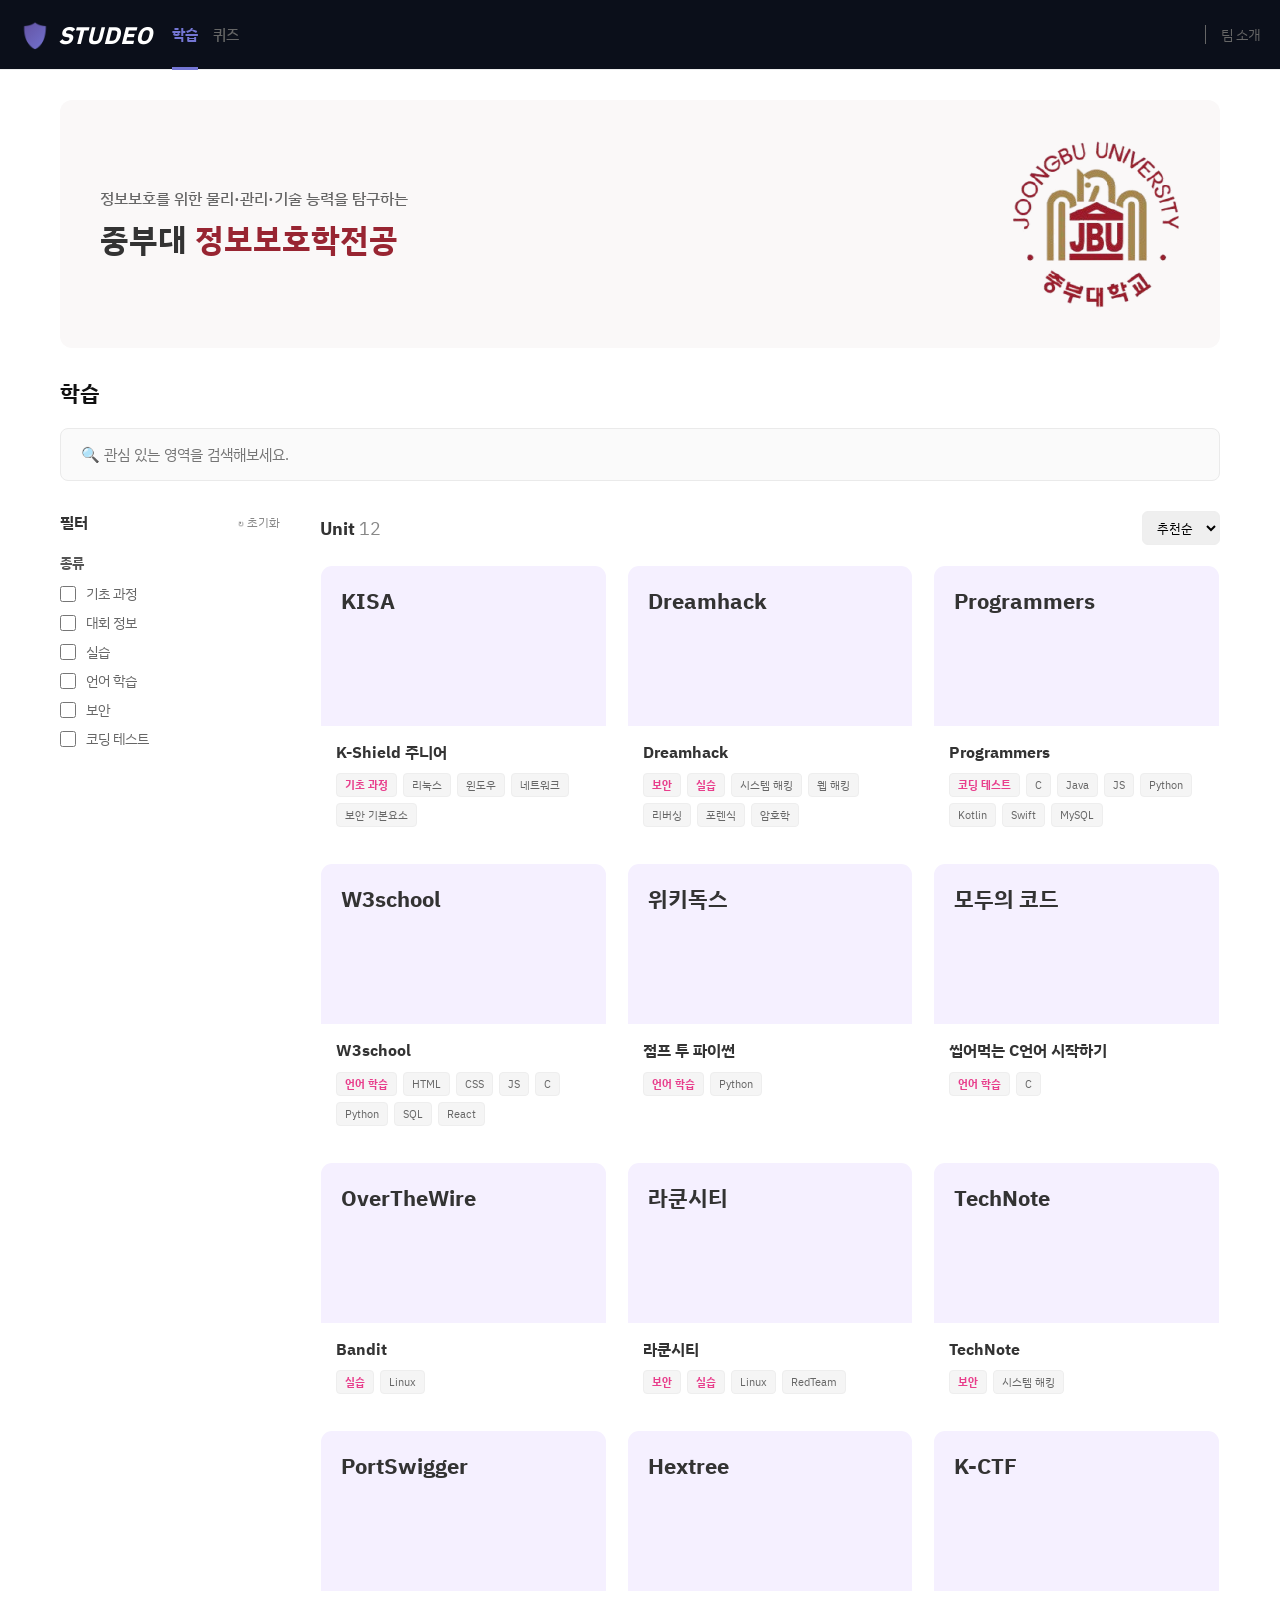
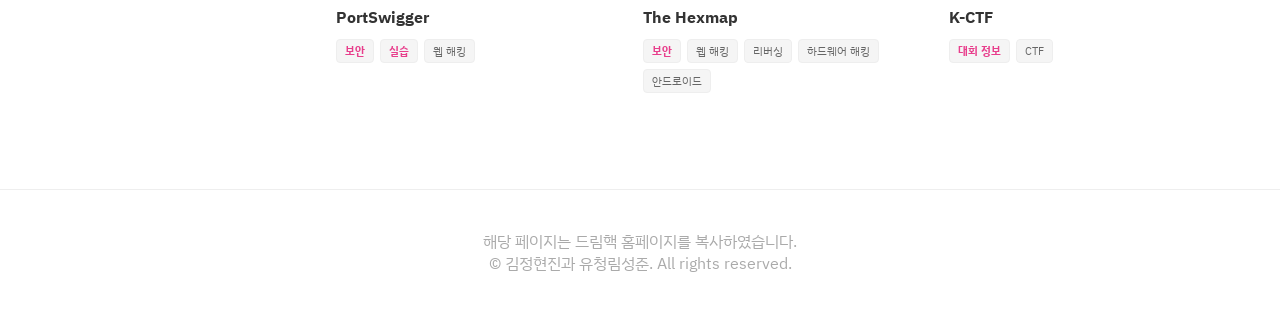
<file: src/pages/learn.html>
<!doctype html>
<html lang="ko">
  <head>
    <meta charset="UTF-8" />
    <meta name="viewport" content="width=device-width, initial-scale=1.0" />
    <title>STUDEO</title>
    <link rel="preconnect" href="https://fonts.googleapis.com" />
    <link rel="preconnect" href="https://fonts.gstatic.com" crossorigin />
    <link
      href="https://fonts.googleapis.com/css2?family=IBM+Plex+Sans+KR&display=swap"
      rel="stylesheet"
    />
    <link rel="stylesheet" href="../style/style.css" />
    <link rel="stylesheet" href="../style/banner.css" />
    <link rel="stylesheet" href="../style/card.css" />
  </head>
  <body>
    <header>
      <div class="header-left">
        <a href="../index.html" class="logo">
          <span
            style="
              background: linear-gradient(135deg, #614e9c, #7476d4);
              -webkit-background-clip: text;
              -webkit-text-fill-color: transparent;
            "
            >🛡️</span
          ><span style="font-style: italic">STUDEO</span>
        </a>
        <ul class="nav-links">
          <li class="active"><a href="./learn.html">학습</a></li>
          <li><a href="./quiz/quizzes.html">퀴즈</a></li>
        </ul>
      </div>
      <div class="header-right">
        <a href="./team.html" class="team-link">팀 소개</a>
      </div>
    </header>

    <div class="container">
      <a href="https://www.joongbu.ac.kr/is/" target="_blank" class="banner">
        <div class="banner-text">
          <h3>정보보호를 위한 물리·관리·기술 능력을 탐구하는</h3>
          <h1>중부대 <span>정보보호학전공</span></h1>
        </div>
        <img
          src="../../assets/jbu-emblem.png"
          alt="중부대학교 로고"
          class="banner-images"
        />
      </a>

      <div class="tabs">
        <span>학습</span>
      </div>

      <div class="search-container">
        <input
          type="text"
          class="search-input"
          placeholder="🔍 관심 있는 영역을 검색해보세요."
        />
      </div>

      <div class="main-content">
        <aside class="sidebar">
          <div class="filter-header">
            <span>필터</span>
            <a href="#" class="filter-reset">↻ 초기화</a>
          </div>

          <div class="filter-group">
            <h4>종류</h4>
            <label class="filter-item"
              ><input type="checkbox" /> 기초 과정</label
            >
            <label class="filter-item">
              <input type="checkbox" /> 대회 정보</label
            >
            <label class="filter-item"><input type="checkbox" /> 실습</label>
            <label class="filter-item"
              ><input type="checkbox" /> 언어 학습</label
            >
            <label class="filter-item"><input type="checkbox" /> 보안</label>
            <label class="filter-item"
              ><input type="checkbox" /> 코딩 테스트</label
            >
          </div>
        </aside>

        <section class="content-area">
          <div class="content-header">
            <h2>Unit <span id="unit-count">12</span></h2>
            <select class="sort-select">
              <option>추천순</option>
            </select>
          </div>

          <div class="card-grid" id="card-container">
            <a
              href="https://academy.kisa.or.kr/edu/apply/applyEduDetail.do?APPLY=04&SQ=10150"
              class="card"
              target="_blank"
            >
              <div class="card-image bg-violet">
                <h3>KISA</h3>
              </div>
              <div class="card-info">
                <div class="card-title">K-Shield 주니어</div>
                <div class="card-tags">
                  <span class="tag tag-tier">기초 과정</span>
                  <span class="tag">리눅스</span>
                  <span class="tag">윈도우</span>
                  <span class="tag">네트워크</span>
                  <span class="tag">보안 기본요소</span>
                </div>
              </div>
            </a>
            <a href="https://dreamhack.io/" class="card" target="_blank">
              <div class="card-image bg-violet">
                <h3>Dreamhack</h3>
              </div>
              <div class="card-info">
                <div class="card-title">Dreamhack</div>
                <div class="card-tags">
                  <span class="tag tag-tier">보안</span>
                  <span class="tag tag-tier">실습</span>
                  <span class="tag">시스템 해킹</span>
                  <span class="tag">웹 해킹</span>
                  <span class="tag">리버싱</span>
                  <span class="tag">포렌식</span>
                  <span class="tag">암호학</span>
                </div>
              </div>
            </a>
            <a
              href="https://school.programmers.co.kr/learn/challenges?order=acceptance_desc&page=1"
              class="card"
              target="_blank"
            >
              <div class="card-image bg-violet">
                <h3>Programmers</h3>
              </div>
              <div class="card-info">
                <div class="card-title">Programmers</div>
                <div class="card-tags">
                  <span class="tag tag-tier">코딩 테스트</span>
                  <span class="tag">C</span>
                  <span class="tag">Java</span>
                  <span class="tag">JS</span>
                  <span class="tag">Python</span>
                  <span class="tag">Kotlin</span>
                  <span class="tag">Swift</span>
                  <span class="tag">MySQL</span>
                </div>
              </div>
            </a>
            <a
              href="https://www.w3schools.com/default.asp"
              class="card"
              target="_blank"
            >
              <div class="card-image bg-violet">
                <h3>W3school</h3>
              </div>
              <div class="card-info">
                <div class="card-title">W3school</div>
                <div class="card-tags">
                  <span class="tag tag-tier">언어 학습</span>
                  <span class="tag">HTML</span>
                  <span class="tag">CSS</span>
                  <span class="tag">JS</span>
                  <span class="tag">C</span>
                  <span class="tag">Python</span>
                  <span class="tag">SQL</span>
                  <span class="tag">React</span>
                </div>
              </div>
            </a>
            <a href="https://wikidocs.net/book/1" class="card" target="_blank">
              <div class="card-image bg-violet">
                <h3>위키독스</h3>
              </div>
              <div class="card-info">
                <div class="card-title">점프 투 파이썬</div>
                <div class="card-tags">
                  <span class="tag tag-tier">언어 학습</span>
                  <span class="tag">Python</span>
                </div>
              </div>
            </a>
            <a href="https://modoocode.com/231" class="card" target="_blank">
              <div class="card-image bg-violet">
                <h3>모두의 코드</h3>
              </div>
              <div class="card-info">
                <div class="card-title">씹어먹는 C언어 시작하기</div>
                <div class="card-tags">
                  <span class="tag tag-tier">언어 학습</span>
                  <span class="tag">C</span>
                </div>
              </div>
            </a>
            <a
              href="https://overthewire.org/wargames/bandit/"
              class="card"
              target="_blank"
            >
              <div class="card-image bg-violet">
                <h3>OverTheWire</h3>
              </div>
              <div class="card-info">
                <div class="card-title">Bandit</div>
                <div class="card-tags">
                  <span class="tag tag-tier">실습</span>
                  <span class="tag">Linux</span>
                </div>
              </div>
            </a>
            <a href="https://ctf.redraccoon.kr/" class="card" target="_blank">
              <div class="card-image bg-violet">
                <h3>라쿤시티</h3>
              </div>
              <div class="card-info">
                <div class="card-title">라쿤시티</div>
                <div class="card-tags">
                  <span class="tag tag-tier">보안</span>
                  <span class="tag tag-tier">실습</span>
                  <span class="tag">Linux</span>
                  <span class="tag">RedTeam</span>
                </div>
              </div>
            </a>
            <a href="https://www.lazenca.net/" class="card" target="_blank">
              <div class="card-image bg-violet">
                <h3>TechNote</h3>
              </div>
              <div class="card-info">
                <div class="card-title">TechNote</div>
                <div class="card-tags">
                  <span class="tag tag-tier">보안</span>
                  <span class="tag">시스템 해킹</span>
                </div>
              </div>
            </a>
            <a href="https://portswigger.net/" class="card" target="_blank">
              <div class="card-image bg-violet">
                <h3>PortSwigger</h3>
              </div>
              <div class="card-info">
                <div class="card-title">PortSwigger</div>
                <div class="card-tags">
                  <span class="tag tag-tier">보안</span>
                  <span class="tag tag-tier">실습</span>
                  <span class="tag">웹 해킹</span>
                </div>
              </div>
            </a>
            <a href="https://app.hextree.io/map" class="card" target="_blank">
              <div class="card-image bg-violet">
                <h3>Hextree</h3>
              </div>
              <div class="card-info">
                <div class="card-title">The Hexmap</div>
                <div class="card-tags">
                  <span class="tag tag-tier">보안</span>
                  <span class="tag">웹 해킹</span>
                  <span class="tag">리버싱</span>
                  <span class="tag">하드웨어 해킹</span>
                  <span class="tag">안드로이드</span>
                </div>
              </div>
            </a>
            <a href="http://k-ctf.org/" class="card" target="_blank">
              <div class="card-image bg-violet">
                <h3>K-CTF</h3>
              </div>
              <div class="card-info">
                <div class="card-title">K-CTF</div>
                <div class="card-tags">
                  <span class="tag tag-tier">대회 정보</span>
                  <span class="tag">CTF</span>
                </div>
              </div>
            </a>
          </div>
        </section>
      </div>
    </div>

    <footer>
      해당 페이지는 드림핵 홈페이지를 복사하였습니다.<br />© 김정현진과
      유청림성준. All rights reserved.
    </footer>
  </body>
</html>
</file>
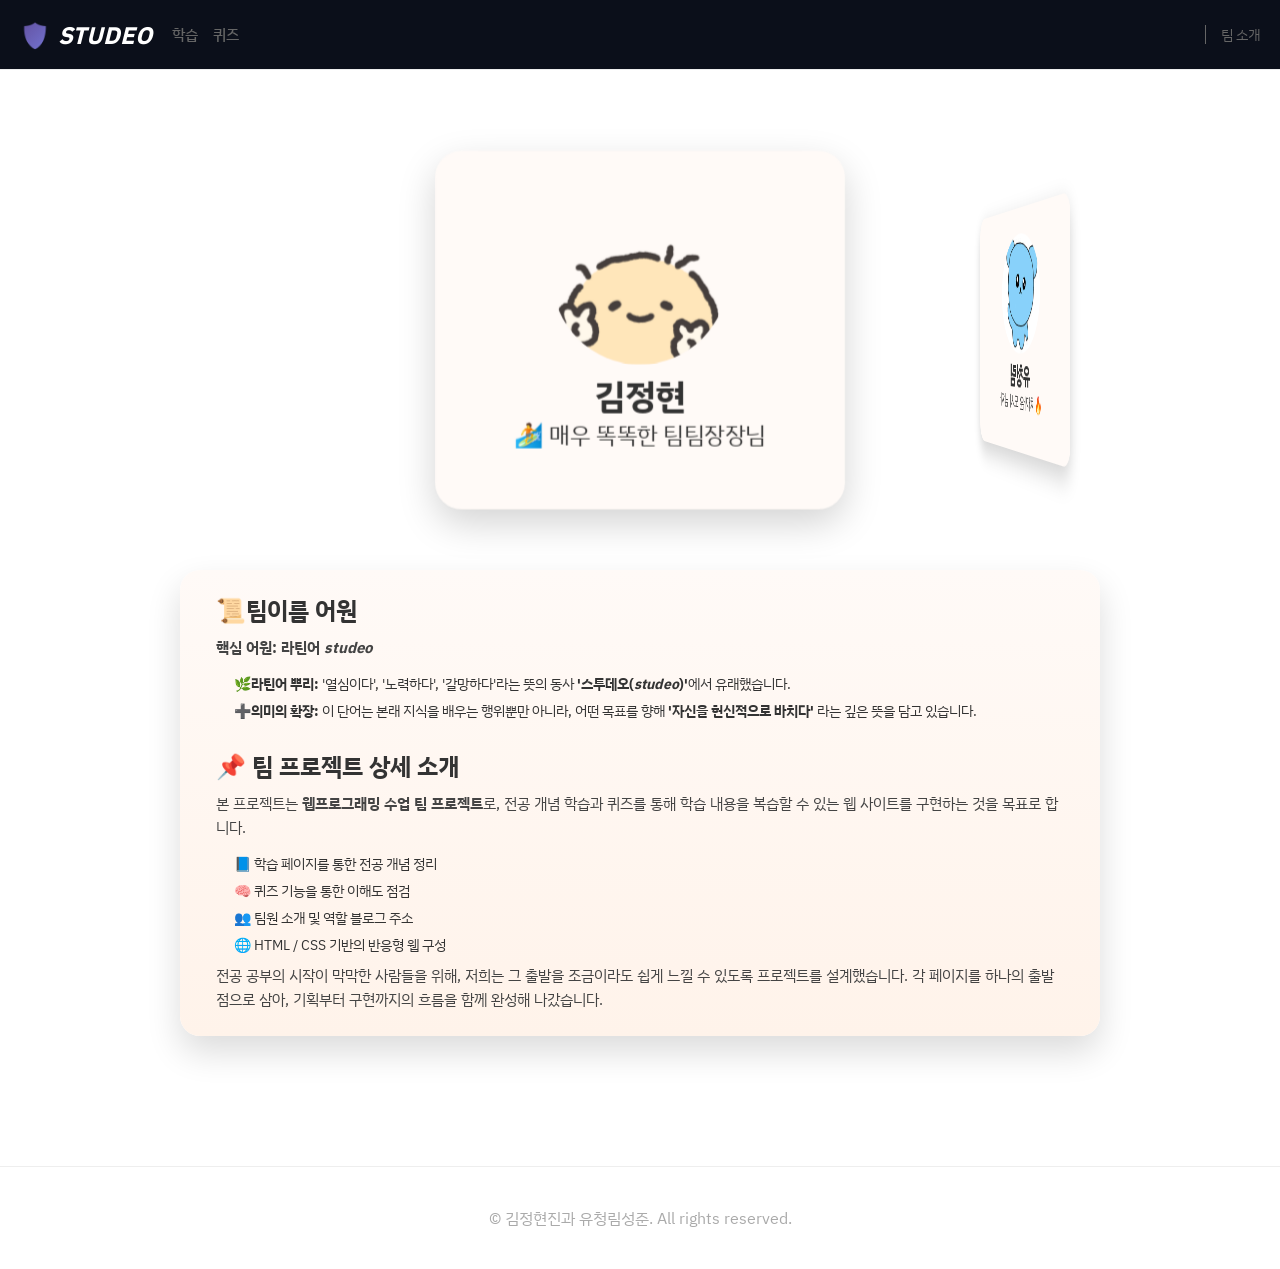
<file: src/pages/team.html>
<!doctype html>
<html lang="ko">
  <head>
    <meta charset="UTF-8" />
    <meta name="viewport" content="width=device-width, initial-scale=1.0" />
    <title>STUDEO</title>
    <link rel="preconnect" href="https://fonts.googleapis.com" />
    <link rel="preconnect" href="https://fonts.gstatic.com" crossorigin />
    <link
      href="https://fonts.googleapis.com/css2?family=IBM+Plex+Sans+KR&display=swap"
      rel="stylesheet"
    />
    <!-- ✅ 공통 스타일 -->
    <link rel="stylesheet" href="../style/style.css" />

    <!-- ✅ 팀 페이지 전용 -->
    <link rel="stylesheet" href="../style/team.css" />
  </head>

  <!-- ✅ team 페이지 스코프 -->
  <body class="team-page">
    <header>
      <div class="header-left">
        <a href="../../index.html" class="logo">
          <span
            style="
              background: linear-gradient(135deg, #614e9c, #7476d4);
              -webkit-background-clip: text;
              -webkit-text-fill-color: transparent;
            "
            >🛡️</span
          ><span style="font-style: italic">STUDEO</span>
        </a>

        <ul class="nav-links">
          <li><a href="./learn.html">학습</a></li>
          <li><a href="./quiz/quizzes.html">퀴즈</a></li>
        </ul>
      </div>

      <div class="header-right">
        <a href="./team.html" class="team-link">팀 소개</a>
      </div>
    </header>

    <div class="container">
      <!-- ✅ 3D 캐러셀 -->
      <div class="scene">
        <div class="carousel">
          <div class="profile">
            <div class="profile-inner">
              <img
                class="profile-img"
                src="../../assets/kim.png"
                alt="김정현"
              />
              <h2>김정현</h2>
              <p class="subtitle">🏄 매우 똑똑한 팀팀장장님</p>
              <div class="info">
                <p class="info-line">
                  <b>GitHub 주소</b>
                  <br />
                  <a href="https://github.com/junghyunkim329" target="_blank">
                    https://github.com/junghyunkim329
                  </a>
                </p>

                <p class="info-line">
                  <b>Blog 주소</b>
                  <br />
                  <a href="https://shshjang14.tistory.com/" target="_blank"
                    >https://shshjang14.tistory.com/
                  </a>
                </p>

                <p class="info-line">
                  <b>포트폴리오 주소</b>
                  <br />
                  <a href="https://kim-s-flame.vercel.app/" target="_blank">
                    https://kim-s-flame.vercel.app/
                  </a>
                </p>
                <p><b>팀원 역할</b><br />총괄, 메인프레임, 학습페이지</p>
              </div>
            </div>
          </div>

          <div class="profile">
            <div class="profile-inner">
              <img class="profile-img" src="../../assets/yu.jpg" alt="유청림" />
              <h2>유청림</h2>
              <p class="subtitle">🔥 차가운 도시 남자</p>
              <div class="info">
                <p class="info-line">
                  <b>GitHub 주소</b>
                  <br />
                  <a href="https://github.com/Rocheong" target="_blank">
                    https://github.com/Rocheong
                  </a>
                </p>

                <p class="info-line">
                  <b>Blog 주소</b>
                  <br />
                  <a href="https://blog.naver.com/rocheong1714" target="_blank"
                    >https://blog.naver.com/rocheong1714
                  </a>
                </p>

                <p class="info-line">
                  <b>포트폴리오 주소</b>
                  <br />
                  <a
                    href="https://portfolio-chi-mauve-64.vercel.app/"
                    target="_blank"
                    >https://portfolio-chi-mauve-64.vercel.app/</a
                  >
                </p>
                <p><b>팀원 역할</b><br />퀴즈 페이지</p>
              </div>
            </div>
          </div>

          <div class="profile">
            <div class="profile-inner">
              <img
                class="profile-img"
                src="../../assets/jung.jpg"
                alt="정현진"
              />
              <h2>정현진</h2>
              <p class="subtitle">🎨 감성 디자이너</p>
              <div class="info">
                <p class="info-line">
                  <b>GitHub 주소</b>
                  <br />
                  <a href="https://github.com/zkrxnp" target="_blank">
                    https://github.com/zkrxnp
                  </a>
                </p>

                <p class="info-line">
                  <b>Blog 주소</b>
                  <br />
                  <a href="https://hjstu.tistory.com/" target="_blank"
                    >https://hjstu.tistory.com/
                  </a>
                </p>

                <p class="info-line">
                  <b>포트폴리오 주소</b>
                  <br />
                  <a href="https://me-ten-theta.vercel.app/" target="_blank"
                    >https://me-ten-theta.vercel.app/</a
                  >
                </p>
                <p><b>팀원 역할</b><br />메인 프레임, 반응형 작업, 검수</p>
              </div>
            </div>
          </div>

          <div class="profile">
            <div class="profile-inner">
              <img
                class="profile-img"
                src="../../assets/lim.jpg"
                alt="임성준"
              />
              <h2>임성준</h2>
              <p class="subtitle">🐯 창의적인 개척자</p>
              <div class="info">
                <p class="info-line">
                  <b>GitHub 주소</b>
                  <br />
                  <a href="https://github.com/lsjking" target="_blank">
                    https://github.com/lsjking
                  </a>
                </p>

                <p class="info-line">
                  <b>Blog 주소</b>
                  <br />
                  <a href="https://lsjking911.tistory.com/" target="_blank"
                    >https://lsjking911.tistory.com/
                  </a>
                </p>

                <p class="info-line">
                  <b>포트폴리오 주소</b>
                  <br />
                  <a href="https://gb3.vercel.app/" target="_blank">
                    https://gb3.vercel.app/
                  </a>
                </p>
                <p><b>팀원 역할</b><br />홈 페이지, 팀 소개 페이지</p>
              </div>
            </div>
          </div>
        </div>
      </div>

      <!-- ✅ 메인 소개 -->
      <div class="main">
        <section class="project-detail">
          <h3>📜팀이름 어원</h3>
          <p>
            <b>핵심 어원: 라틴어<i> studeo</i></b>
          </p>
          <ul class="project-list">
            <li>
              <b>🌿라틴어 뿌리:</b> '열심이다', '노력하다', '갈망하다'라는 뜻의
              동사 <b>'스투데오(<i>studeo</i>)'</b>에서 유래했습니다.
            </li>
            <li>
              <b>➕의미의 확장:</b> 이 단어는 본래 지식을 배우는 행위뿐만
              아니라, 어떤 목표를 향해 <b>'자신을 헌신적으로 바치다' </b>라는
              깊은 뜻을 담고 있습니다.
            </li>
          </ul>
          <br />
          <h3>📌 팀 프로젝트 상세 소개</h3>
          <p>
            본 프로젝트는 <b>웹프로그래밍 수업 팀 프로젝트</b>로, 전공 개념
            학습과 퀴즈를 통해 학습 내용을 복습할 수 있는 웹 사이트를 구현하는
            것을 목표로 합니다.
          </p>

          <ul class="project-list">
            <li>📘 학습 페이지를 통한 전공 개념 정리</li>
            <li>🧠 퀴즈 기능을 통한 이해도 점검</li>
            <li>👥 팀원 소개 및 역할 블로그 주소</li>
            <li>🌐 HTML / CSS 기반의 반응형 웹 구성</li>
          </ul>

          <p class="project-note">
            전공 공부의 시작이 막막한 사람들을 위해, 저희는 그 출발을 조금이라도
            쉽게 느낄 수 있도록 프로젝트를 설계했습니다. 각 페이지를 하나의
            출발점으로 삼아, 기획부터 구현까지의 흐름을 함께 완성해 나갔습니다.
          </p>
        </section>
      </div>
    </div>
    <footer>© 김정현진과 유청림성준. All rights reserved.</footer>
  </body>
</html>
</file>
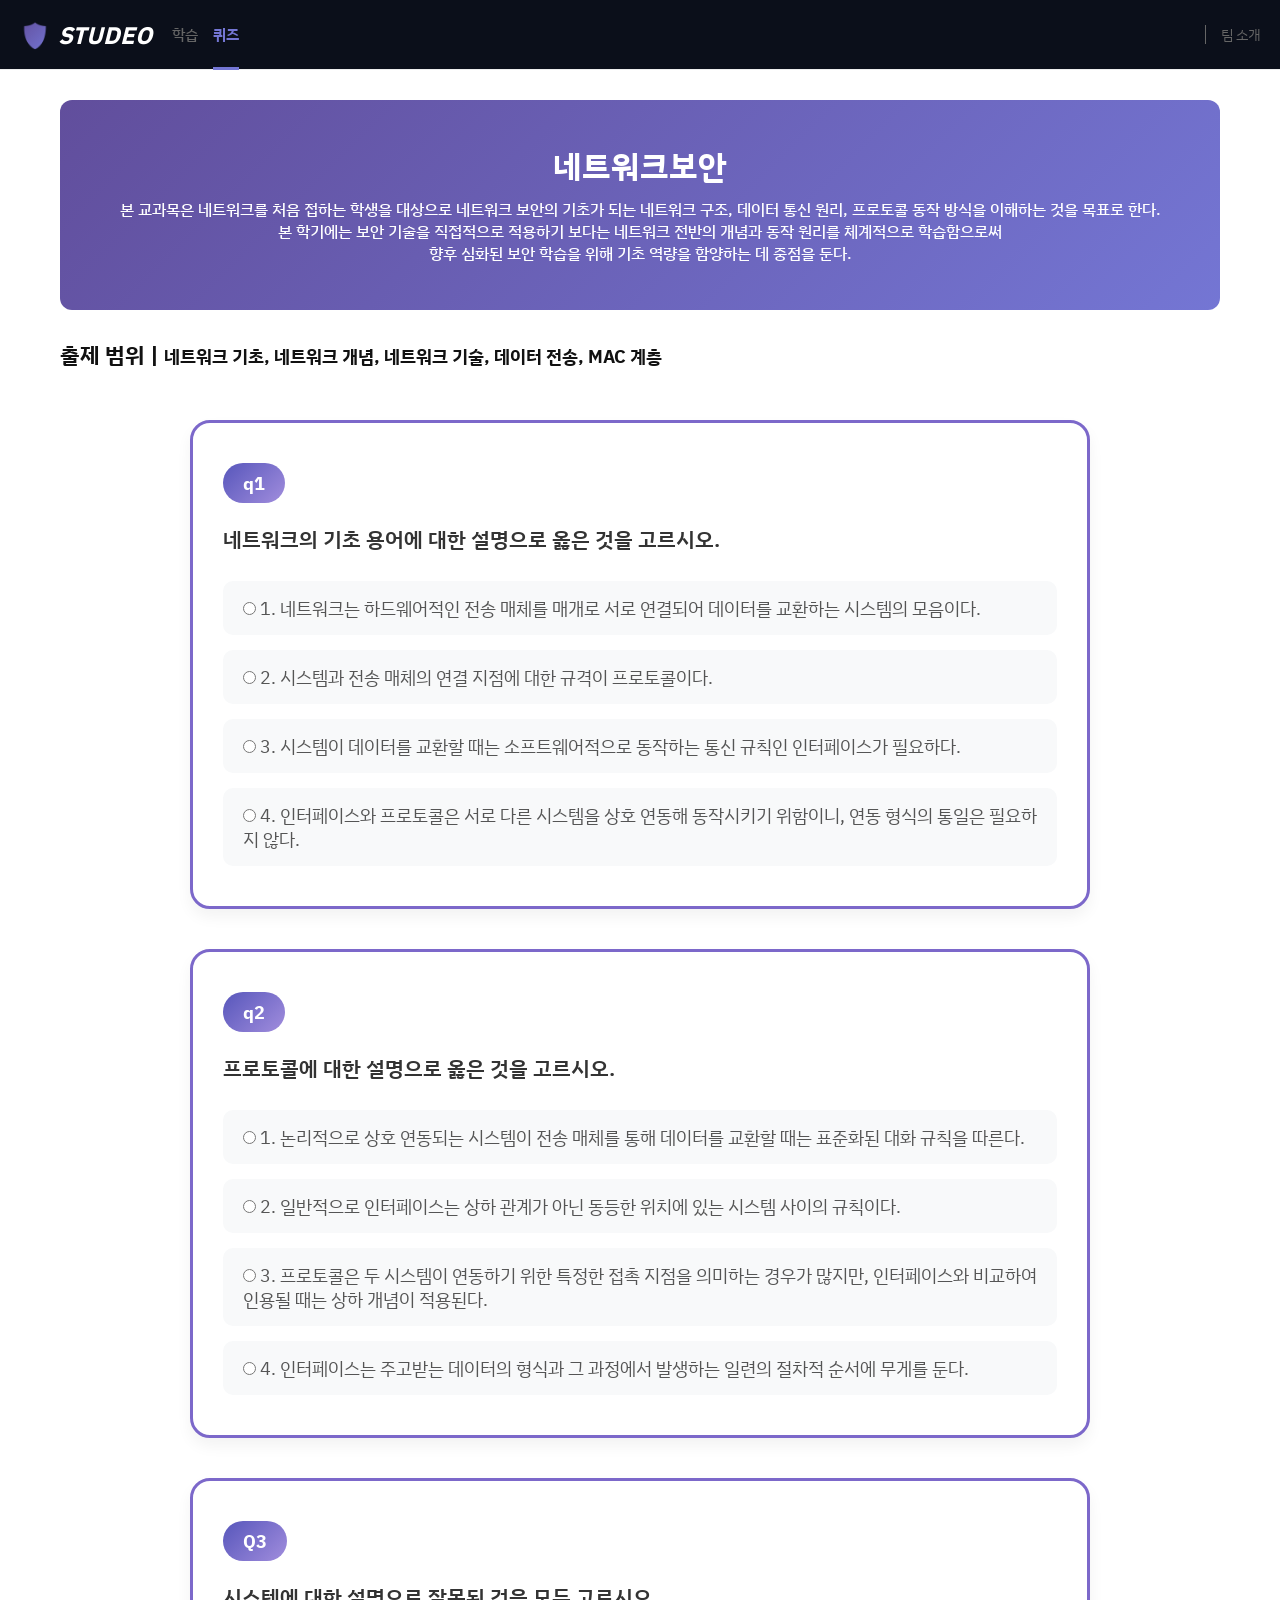
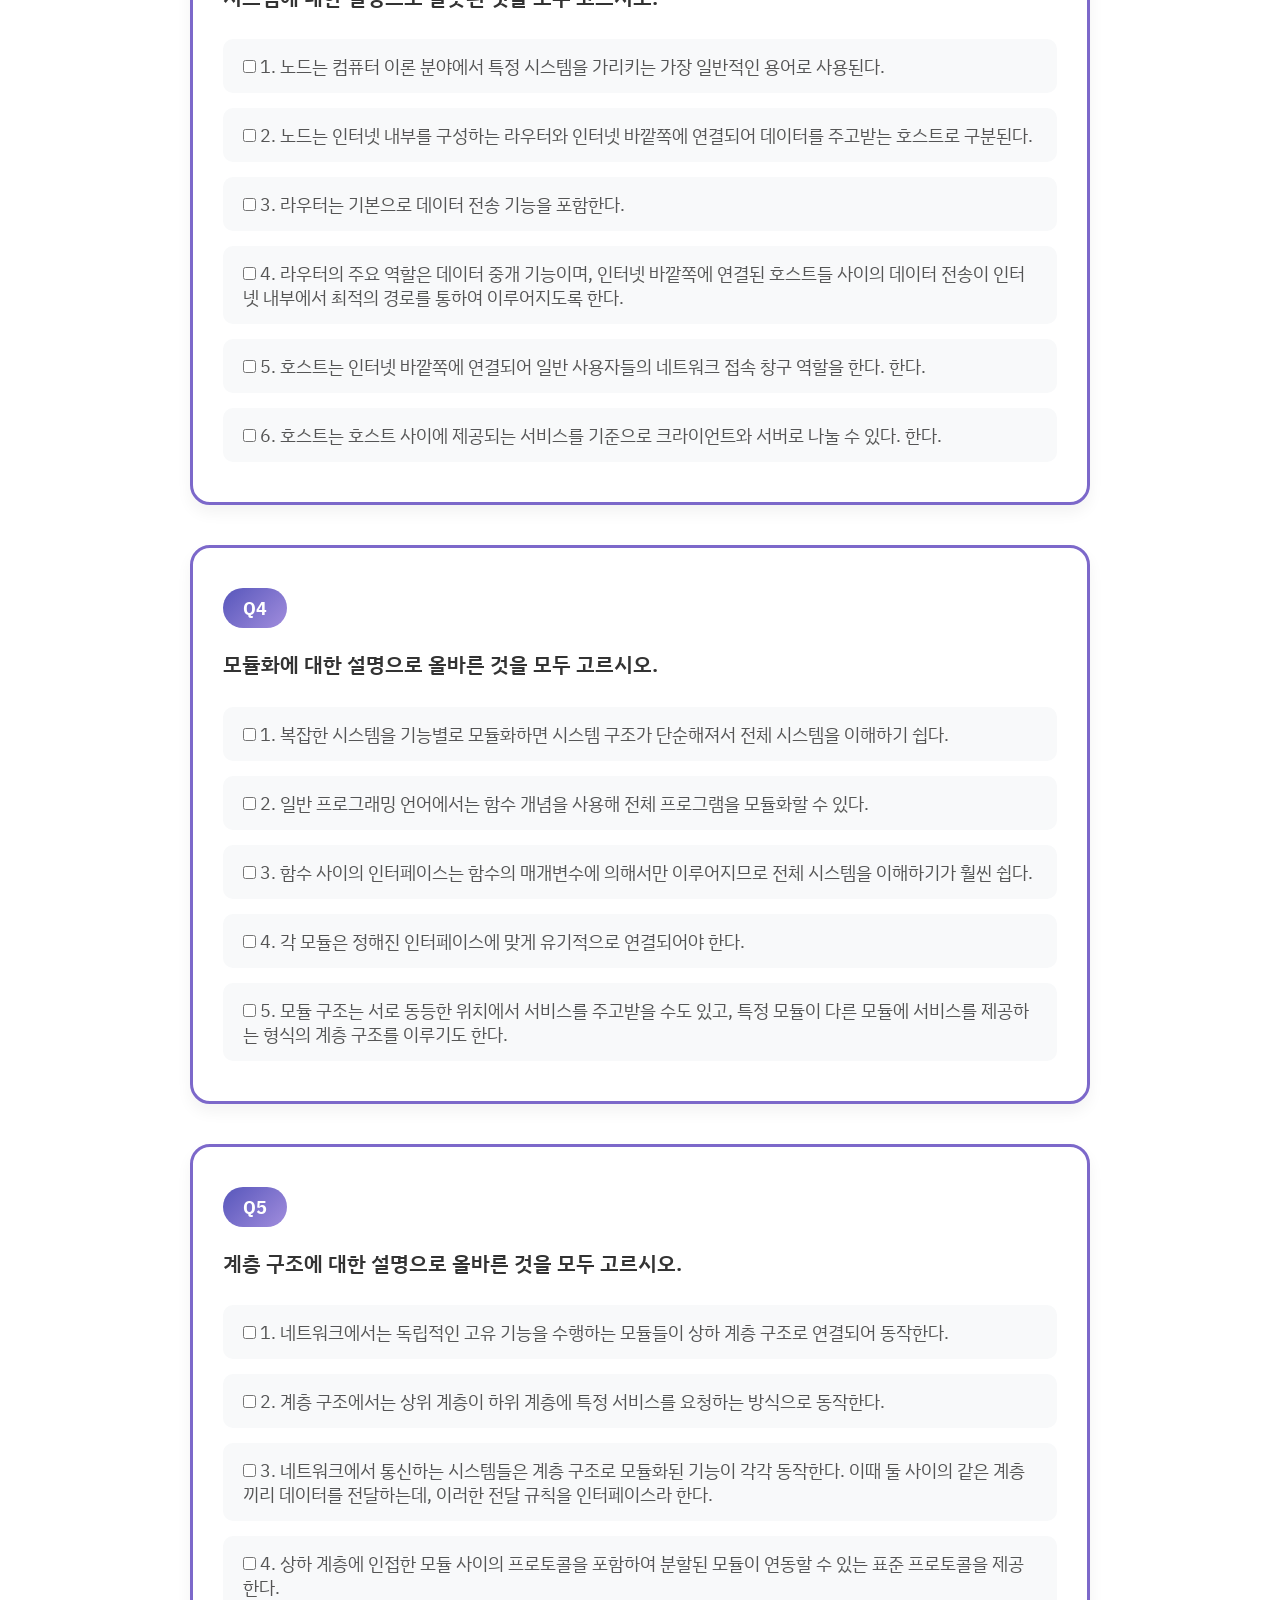
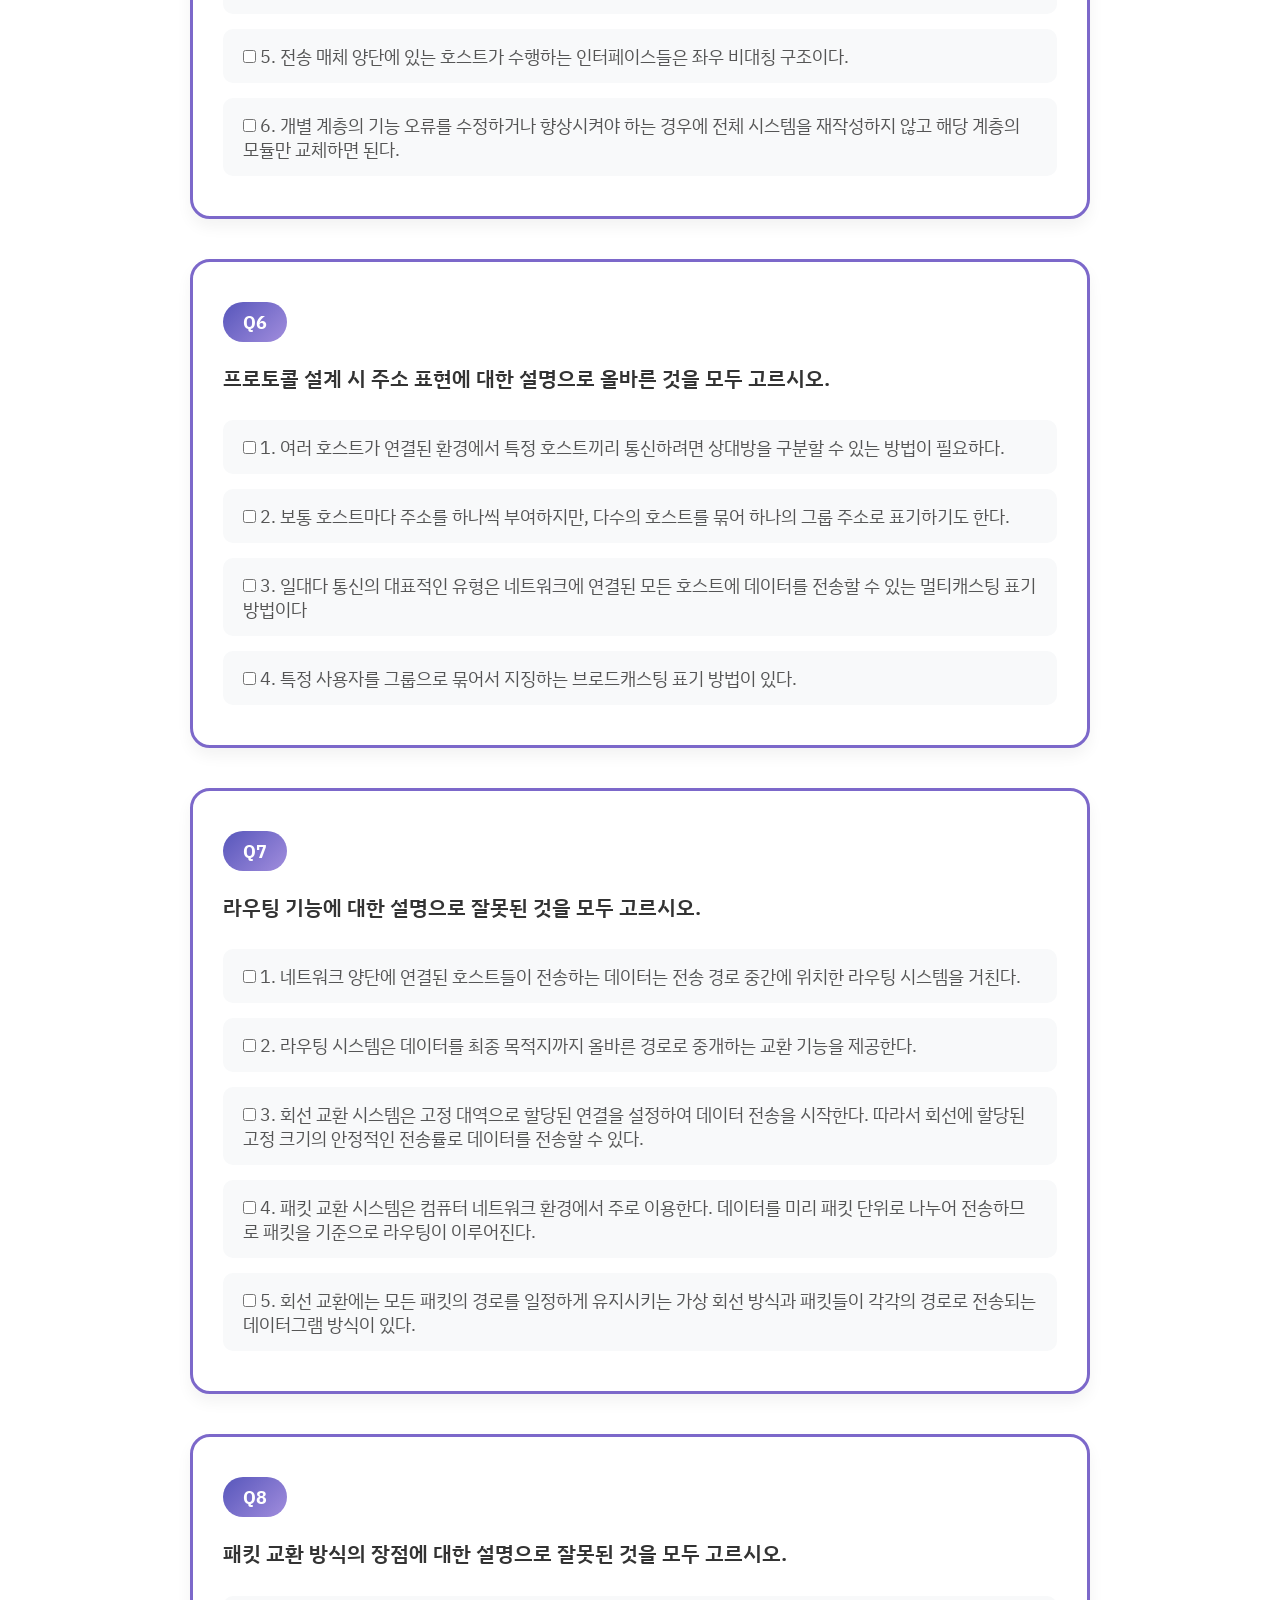
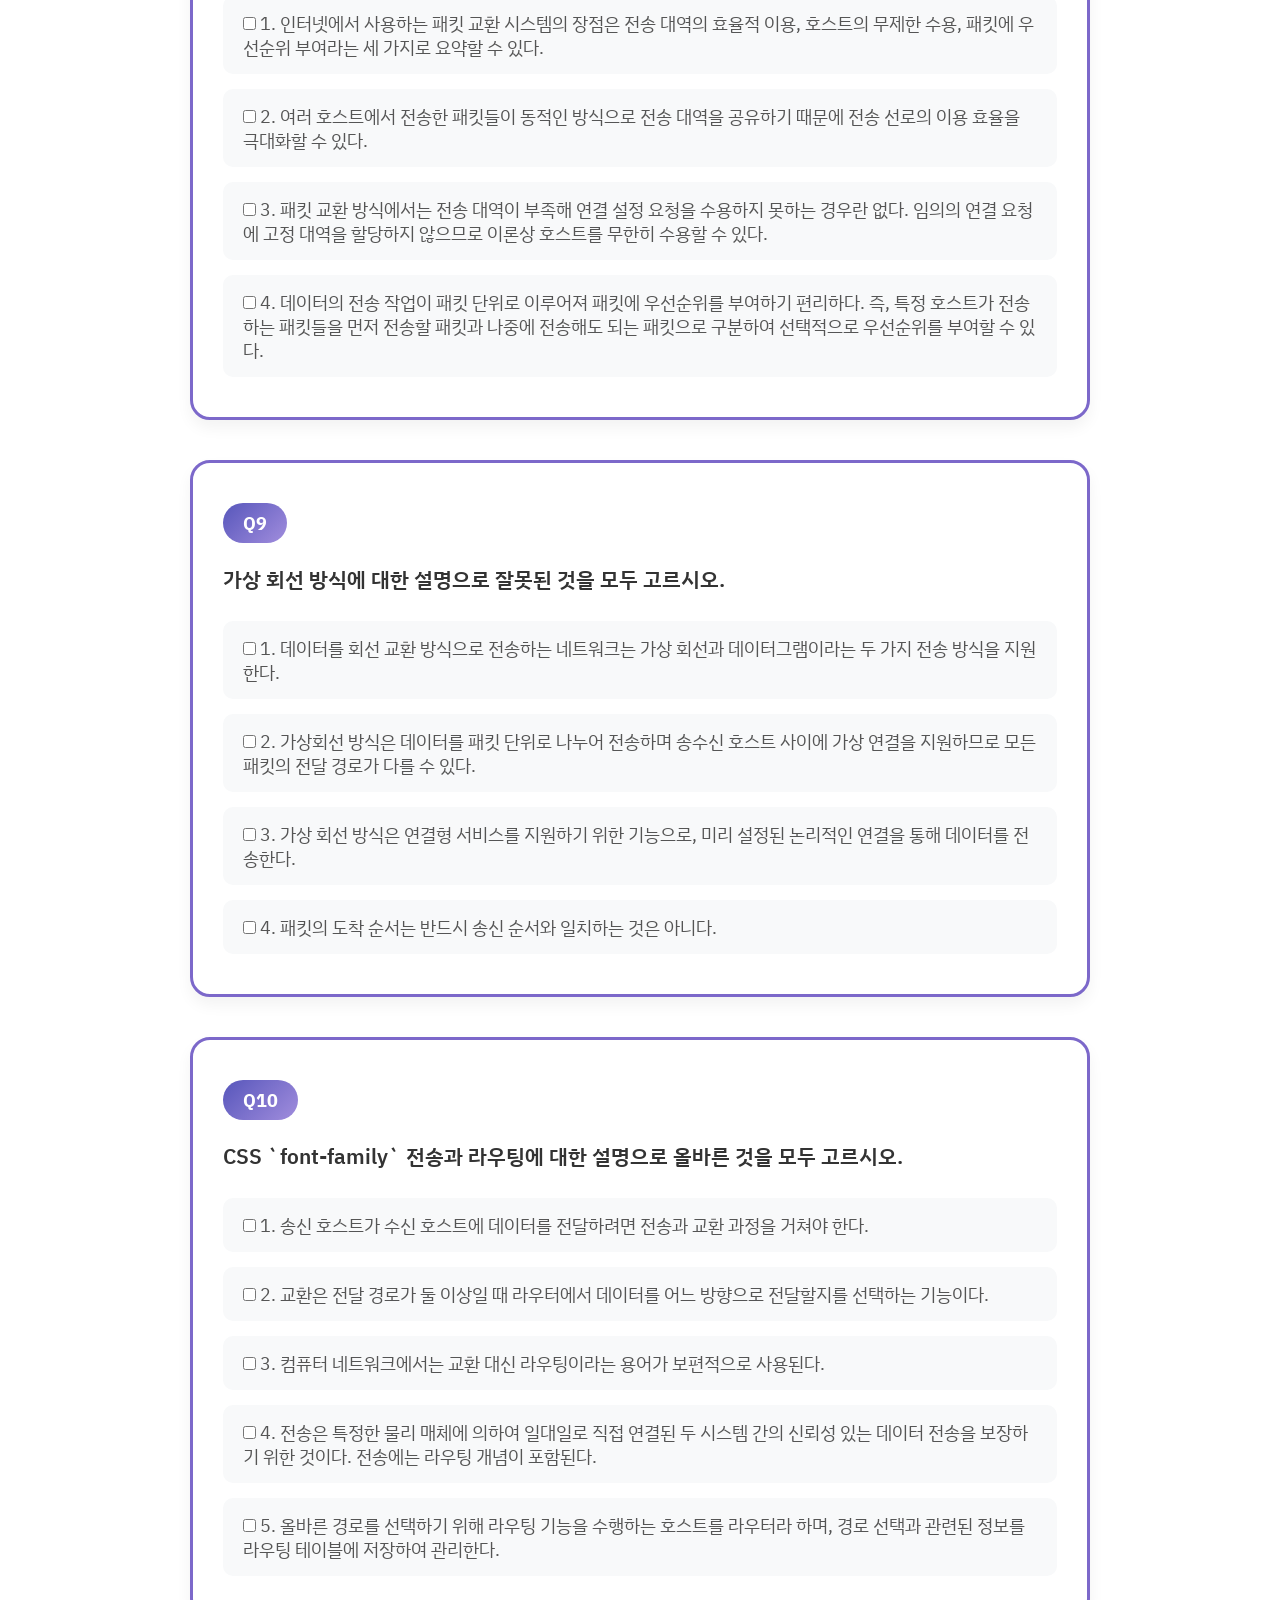
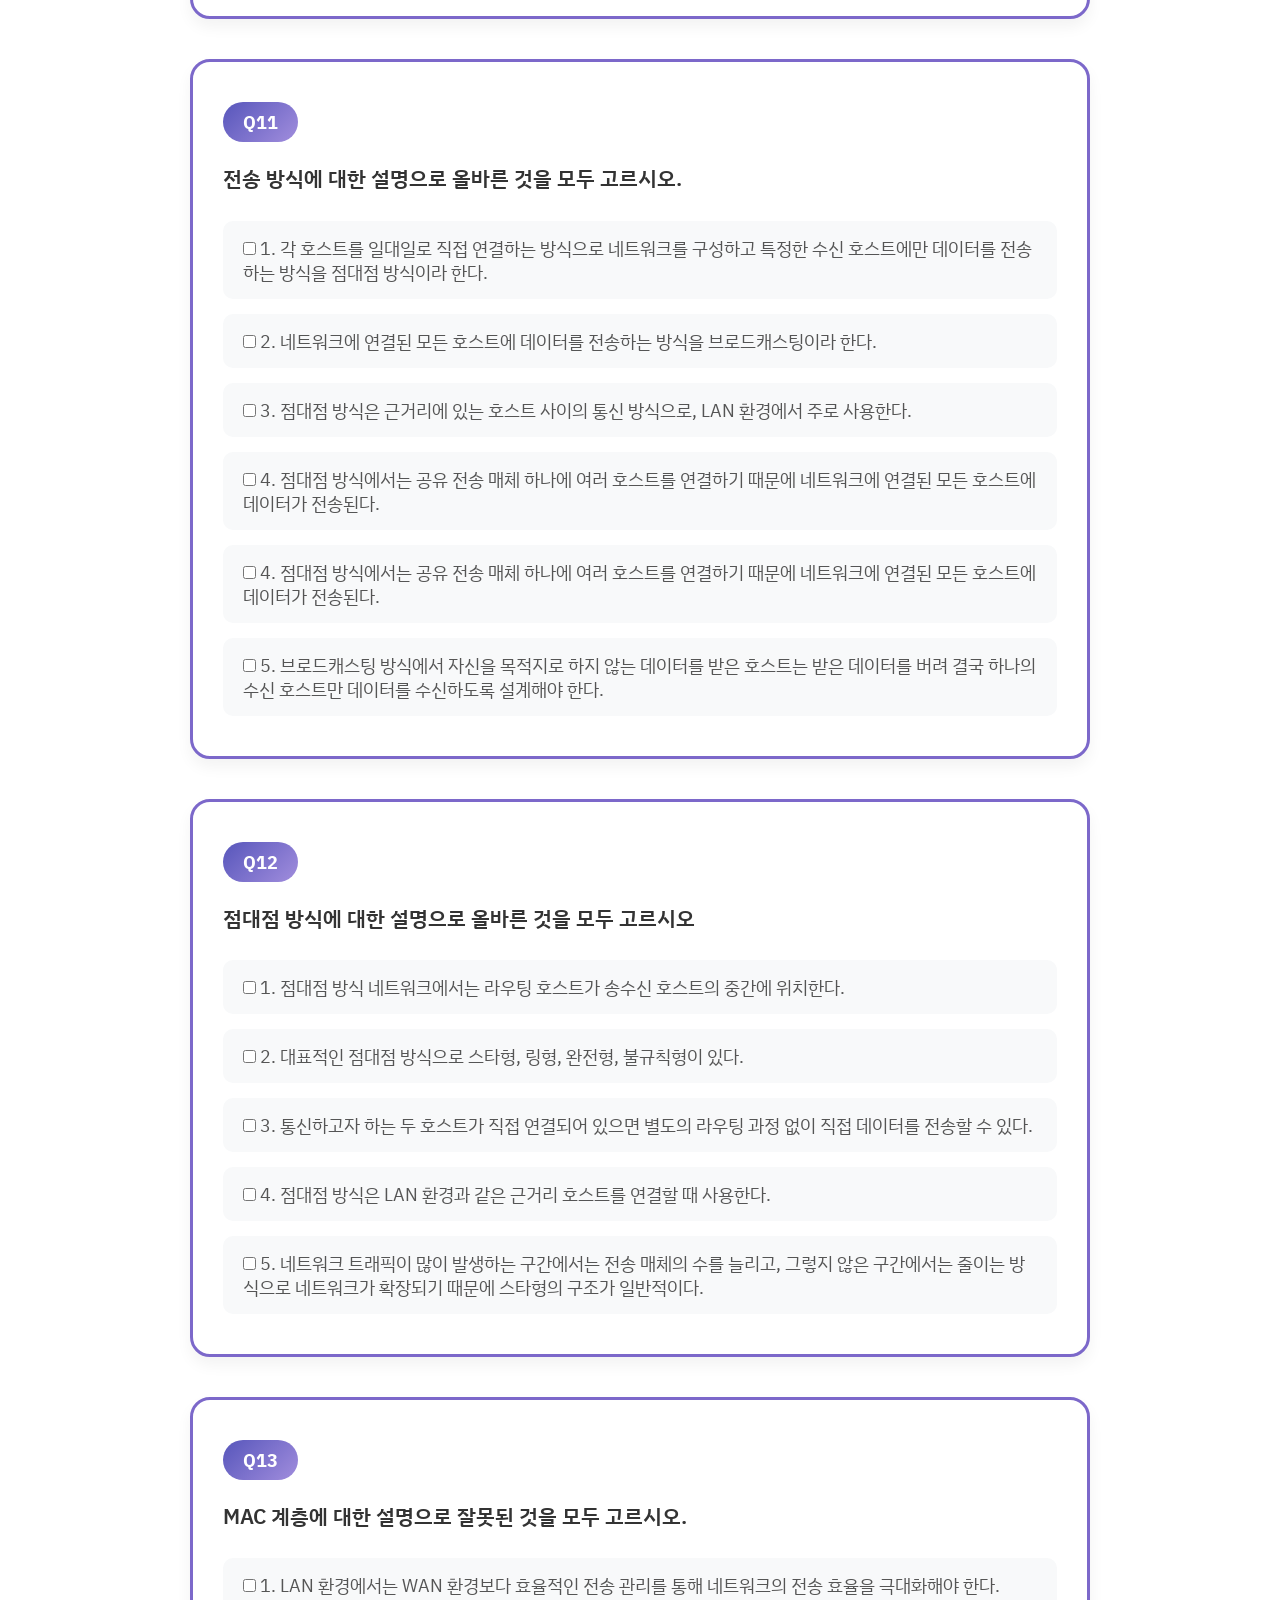
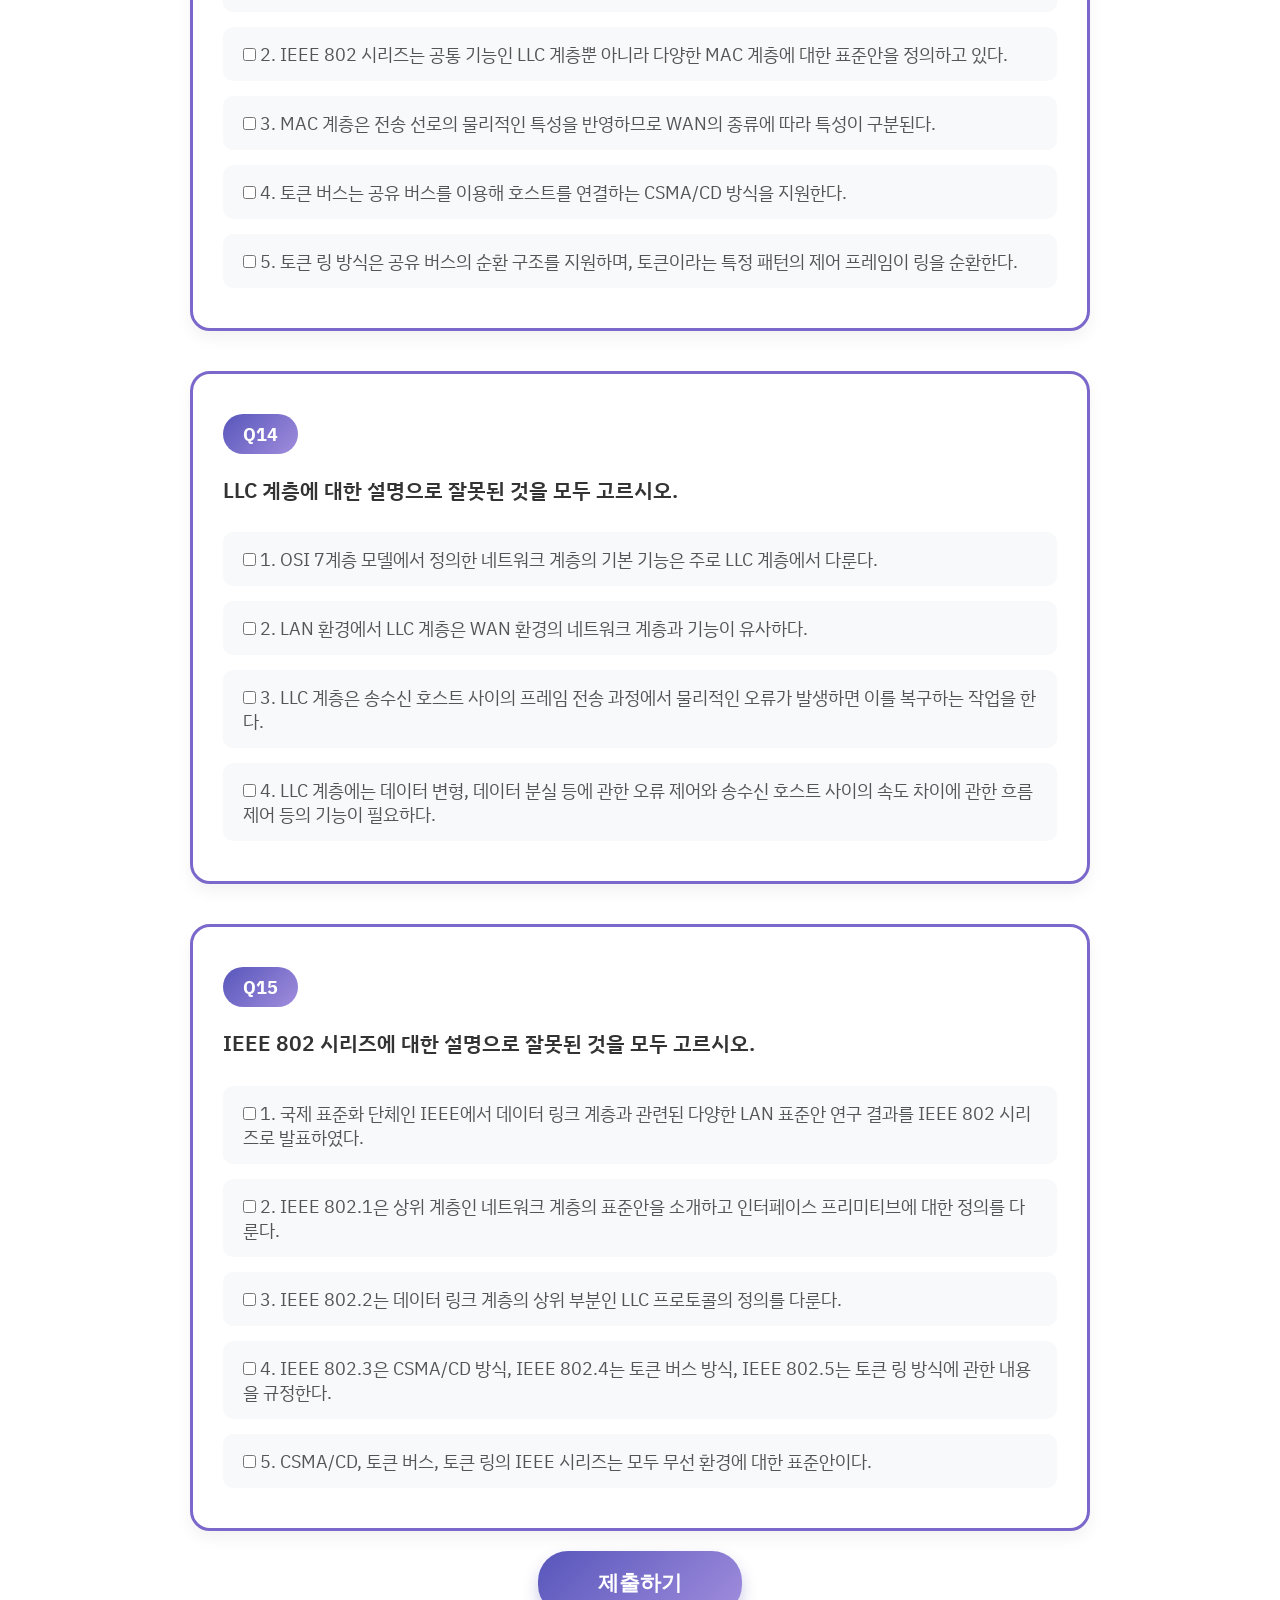
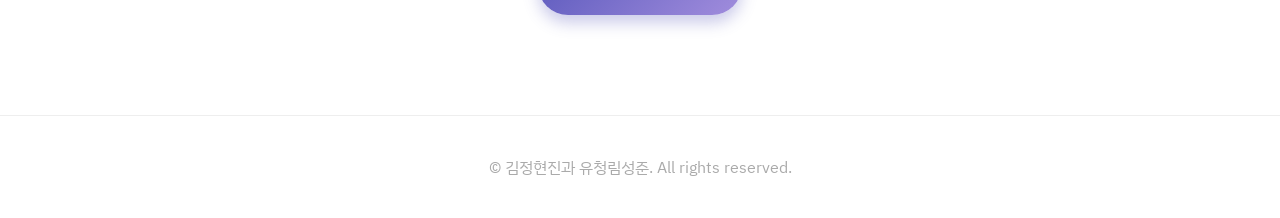
<file: src/pages/quiz/network.html>
<!doctype html>
<html lang="ko">
  <head>
    <meta charset="UTF-8" />
    <meta name="viewport" content="width=device-width, initial-scale=1.0" />
    <title>STUDEO</title>
    <link rel="preconnect" href="https://fonts.googleapis.com" />
    <link rel="preconnect" href="https://fonts.gstatic.com" crossorigin />
    <link
      href="https://fonts.googleapis.com/css2?family=IBM+Plex+Sans+KR&display=swap"
      rel="stylesheet"
    />
    <link rel="stylesheet" href="../../style/style.css" />
    <link rel="stylesheet" href="../../style/banner.css" />
    <link rel="stylesheet" href="../../style/card.css" />
    <link rel="stylesheet" href="../../style/question.css" />
  </head>
  <body>
    <header>
      <div class="header-left">
        <a href="../../../index.html" class="logo">
          <span
            style="
              background: linear-gradient(135deg, #614e9c, #7476d4);
              -webkit-background-clip: text;
              -webkit-text-fill-color: transparent;
            "
            >🛡️</span
          ><span style="font-style: italic">STUDEO</span>
        </a>
        <ul class="nav-links">
          <li><a href="../learn.html">학습</a></li>
          <li class="active"><a href="./quizzes.html">퀴즈</a></li>
        </ul>
      </div>
      <div class="header-right">
        <a href="../team.html" class="team-link">팀 소개</a>
      </div>
    </header>

    <div class="container">
      <div class="banner" id="main-banner">
        <div class="banner-text" id="main-banner-text">
          <h1>네트워크보안</h1>
          <h3>
            본 교과목은 네트워크를 처음 접하는 학생을 대상으로 네트워크 보안의
            기초가 되는 네트워크 구조, 데이터 통신 원리, 프로토콜 동작 방식을
            이해하는 것을 목표로 한다.
            <br />본 학기에는 보안 기술을 직접적으로 적용하기 보다는 네트워크
            전반의 개념과 동작 원리를 체계적으로 학습함으로써<br />향후 심화된
            보안 학습을 위해 기초 역량을 함양하는 데 중점을 둔다.
          </h3>
        </div>
      </div>

      <div class="tabs">
        <span
          >출제 범위 |
          <span style="font-size: smaller">
            네트워크 기초, 네트워크 개념, 네트워크 기술, 데이터 전송, MAC 계층
          </span></span
        >
      </div>
    </div>

    <div class="question_list">
      <div class="question_box">
        <div class="q_num">q1</div>
        <p class="q_text">
          네트워크의 기초 용어에 대한 설명으로 옳은 것을 고르시오.
        </p>
        <div class="q_choices">
          <label
            ><input type="radio" name="net1" value="1" /> 1. 네트워크는
            하드웨어적인 전송 매체를 매개로 서로 연결되어 데이터를 교환하는
            시스템의 모음이다.</label
          >
          <label
            ><input type="radio" name="net1" value="2" /> 2. 시스템과 전송
            매체의 연결 지점에 대한 규격이 프로토콜이다.</label
          >
          <label
            ><input type="radio" name="net1" value="3" /> 3. 시스템이 데이터를
            교환할 때는 소프트웨어적으로 동작하는 통신 규칙인 인터페이스가
            필요하다.</label
          >
          <label
            ><input type="radio" name="net1" value="4" /> 4. 인터페이스와
            프로토콜은 서로 다른 시스템을 상호 연동해 동작시키기 위함이니, 연동
            형식의 통일은 필요하지 않다.</label
          >
        </div>
      </div>

      <div class="question_box">
        <div class="q_num">q2</div>
        <p class="q_text">프로토콜에 대한 설명으로 옳은 것을 고르시오.</p>
        <div class="q_choices">
          <label
            ><input type="radio" name="net2" value="1" /> 1. 논리적으로 상호
            연동되는 시스템이 전송 매체를 통해 데이터를 교환할 때는 표준화된
            대화 규칙을 따른다.</label
          >
          <label
            ><input type="radio" name="net2" value="2" /> 2. 일반적으로
            인터페이스는 상하 관계가 아닌 동등한 위치에 있는 시스템 사이의
            규칙이다.</label
          >
          <label
            ><input type="radio" name="net2" value="3" /> 3. 프로토콜은 두
            시스템이 연동하기 위한 특정한 접촉 지점을 의미하는 경우가 많지만,
            인터페이스와 비교하여 인용될 때는 상하 개념이 적용된다.</label
          >
          <label
            ><input type="radio" name="net2" value="4" /> 4. 인터페이스는
            주고받는 데이터의 형식과 그 과정에서 발생하는 일련의 절차적 순서에
            무게를 둔다.</label
          >
        </div>
      </div>

      <div class="question_box">
        <div class="q_num">Q3</div>
        <p class="q_text">시스템에 대한 설명으로 잘못된 것을 모두 고르시오.</p>
        <div class="q_choices">
          <label
            ><input type="checkbox" name="net3" value="1" /> 1. 노드는 컴퓨터
            이론 분야에서 특정 시스템을 가리키는 가장 일반적인 용어로
            사용된다.</label
          >
          <label
            ><input type="checkbox" name="net3" value="2" /> 2. 노드는 인터넷
            내부를 구성하는 라우터와 인터넷 바깥쪽에 연결되어 데이터를 주고받는
            호스트로 구분된다.</label
          >
          <label
            ><input type="checkbox" name="net3" value="3" /> 3. 라우터는
            기본으로 데이터 전송 기능을 포함한다.</label
          >
          <label
            ><input type="checkbox" name="net3" value="4" /> 4. 라우터의 주요
            역할은 데이터 중개 기능이며, 인터넷 바깥쪽에 연결된 호스트들 사이의
            데이터 전송이 인터넷 내부에서 최적의 경로를 통하여 이루어지도록
            한다.</label
          >
          <label
            ><input type="checkbox" name="net3" value="5" /> 5. 호스트는 인터넷
            바깥쪽에 연결되어 일반 사용자들의 네트워크 접속 창구 역할을 한다.
            한다.</label
          >
          <label
            ><input type="checkbox" name="net3" value="6" /> 6. 호스트는 호스트
            사이에 제공되는 서비스를 기준으로 크라이언트와 서버로 나눌 수 있다.
            한다.</label
          >
        </div>
      </div>

      <div class="question_box">
        <div class="q_num">Q4</div>
        <p class="q_text">모듈화에 대한 설명으로 올바른 것을 모두 고르시오.</p>
        <div class="q_choices">
          <label
            ><input type="checkbox" name="net4" value="1" /> 1. 복잡한 시스템을
            기능별로 모듈화하면 시스템 구조가 단순해져서 전체 시스템을 이해하기
            쉽다.</label
          >
          <label
            ><input type="checkbox" name="net4" value="2" /> 2. 일반 프로그래밍
            언어에서는 함수 개념을 사용해 전체 프로그램을 모듈화할 수
            있다.</label
          >
          <label
            ><input type="checkbox" name="net4" value="3" /> 3. 함수 사이의
            인터페이스는 함수의 매개변수에 의해서만 이루어지므로 전체 시스템을
            이해하기가 훨씬 쉽다.</label
          >
          <label
            ><input type="checkbox" name="net4" value="4" /> 4. 각 모듈은 정해진
            인터페이스에 맞게 유기적으로 연결되어야 한다.</label
          >
          <label
            ><input type="checkbox" name="net4" value="5" /> 5. 모듈 구조는 서로
            동등한 위치에서 서비스를 주고받을 수도 있고, 특정 모듈이 다른 모듈에
            서비스를 제공하는 형식의 계층 구조를 이루기도 한다.</label
          >
        </div>
      </div>

      <div class="question_box">
        <div class="q_num">Q5</div>
        <p class="q_text">
          계층 구조에 대한 설명으로 올바른 것을 모두 고르시오.
        </p>
        <div class="q_choices">
          <label
            ><input type="checkbox" name="net5" value="1" /> 1. 네트워크에서는
            독립적인 고유 기능을 수행하는 모듈들이 상하 계층 구조로 연결되어
            동작한다.</label
          >
          <label
            ><input type="checkbox" name="net5" value="2" /> 2. 계층 구조에서는
            상위 계층이 하위 계층에 특정 서비스를 요청하는 방식으로
            동작한다.</label
          >
          <label
            ><input type="checkbox" name="net5" value="3" /> 3. 네트워크에서
            통신하는 시스템들은 계층 구조로 모듈화된 기능이 각각 동작한다. 이때
            둘 사이의 같은 계층끼리 데이터를 전달하는데, 이러한 전달 규칙을
            인터페이스라 한다.</label
          >
          <label
            ><input type="checkbox" name="net5" value="4" /> 4. 상하 계층에
            인접한 모듈 사이의 프로토콜을 포함하여 분할된 모듈이 연동할 수 있는
            표준 프로토콜을 제공한다.</label
          >
          <label
            ><input type="checkbox" name="net5" value="5" /> 5. 전송 매체 양단에
            있는 호스트가 수행하는 인터페이스들은 좌우 비대칭 구조이다.</label
          >
          <label
            ><input type="checkbox" name="net5" value="6" /> 6. 개별 계층의 기능
            오류를 수정하거나 향상시켜야 하는 경우에 전체 시스템을 재작성하지
            않고 해당 계층의 모듈만 교체하면 된다.</label
          >
        </div>
      </div>

      <div class="question_box">
        <div class="q_num">Q6</div>
        <p class="q_text">
          프로토콜 설계 시 주소 표현에 대한 설명으로 올바른 것을 모두 고르시오.
        </p>
        <div class="q_choices">
          <label
            ><input type="checkbox" name="net6" value="1" /> 1. 여러 호스트가
            연결된 환경에서 특정 호스트끼리 통신하려면 상대방을 구분할 수 있는
            방법이 필요하다.</label
          >
          <label
            ><input type="checkbox" name="net6" value="2" /> 2. 보통 호스트마다
            주소를 하나씩 부여하지만, 다수의 호스트를 묶어 하나의 그룹 주소로
            표기하기도 한다.</label
          >
          <label
            ><input type="checkbox" name="net6" value="3" /> 3. 일대다 통신의
            대표적인 유형은 네트워크에 연결된 모든 호스트에 데이터를 전송할 수
            있는 멀티캐스팅 표기 방법이다</label
          >
          <label
            ><input type="checkbox" name="net6" value="4" /> 4. 특정 사용자를
            그룹으로 묶어서 지징하는 브로드캐스팅 표기 방법이 있다.</label
          >
        </div>
      </div>

      <div class="question_box">
        <div class="q_num">Q7</div>
        <p class="q_text">
          라우팅 기능에 대한 설명으로 잘못된 것을 모두 고르시오.
        </p>
        <div class="q_choices">
          <label
            ><input type="checkbox" name="net7" value="1" /> 1. 네트워크 양단에
            연결된 호스트들이 전송하는 데이터는 전송 경로 중간에 위치한 라우팅
            시스템을 거친다.</label
          >
          <label
            ><input type="checkbox" name="net7" value="2" /> 2. 라우팅 시스템은
            데이터를 최종 목적지까지 올바른 경로로 중개하는 교환 기능을
            제공한다.</label
          >
          <label
            ><input type="checkbox" name="net7" value="3" /> 3. 회선 교환
            시스템은 고정 대역으로 할당된 연결을 설정하여 데이터 전송을
            시작한다. 따라서 회선에 할당된 고정 크기의 안정적인 전송률로
            데이터를 전송할 수 있다.</label
          >
          <label
            ><input type="checkbox" name="net7" value="4" /> 4. 패킷 교환
            시스템은 컴퓨터 네트워크 환경에서 주로 이용한다. 데이터를 미리 패킷
            단위로 나누어 전송하므로 패킷을 기준으로 라우팅이 이루어진다.</label
          >
          <label
            ><input type="checkbox" name="net7" value="5" /> 5. 회선 교환에는
            모든 패킷의 경로를 일정하게 유지시키는 가상 회선 방식과 패킷들이
            각각의 경로로 전송되는 데이터그램 방식이 있다.</label
          >
        </div>
      </div>

      <div class="question_box">
        <div class="q_num">Q8</div>
        <p class="q_text">
          패킷 교환 방식의 장점에 대한 설명으로 잘못된 것을 모두 고르시오.
        </p>
        <div class="q_choices">
          <label
            ><input type="checkbox" name="net8" value="1" /> 1. 인터넷에서
            사용하는 패킷 교환 시스템의 장점은 전송 대역의 효율적 이용, 호스트의
            무제한 수용, 패킷에 우선순위 부여라는 세 가지로 요약할 수
            있다.</label
          >
          <label
            ><input type="checkbox" name="net8" value="2" /> 2. 여러 호스트에서
            전송한 패킷들이 동적인 방식으로 전송 대역을 공유하기 때문에 전송
            선로의 이용 효율을 극대화할 수 있다.</label
          >
          <label
            ><input type="checkbox" name="net8" value="3" /> 3. 패킷 교환
            방식에서는 전송 대역이 부족해 연결 설정 요청을 수용하지 못하는
            경우란 없다. 임의의 연결 요청에 고정 대역을 할당하지 않으므로 이론상
            호스트를 무한히 수용할 수 있다.</label
          >
          <label
            ><input type="checkbox" name="net8" value="4" /> 4. 데이터의 전송
            작업이 패킷 단위로 이루어져 패킷에 우선순위를 부여하기 편리하다. 즉,
            특정 호스트가 전송하는 패킷들을 먼저 전송할 패킷과 나중에 전송해도
            되는 패킷으로 구분하여 선택적으로 우선순위를 부여할 수 있다.</label
          >
        </div>
      </div>

      <div class="question_box">
        <div class="q_num">Q9</div>
        <p class="q_text">
          가상 회선 방식에 대한 설명으로 잘못된 것을 모두 고르시오.
        </p>

        <div class="q_choices">
          <label
            ><input type="checkbox" name="net9" value="1" /> 1. 데이터를 회선
            교환 방식으로 전송하는 네트워크는 가상 회선과 데이터그램이라는 두
            가지 전송 방식을 지원한다.</label
          >
          <label
            ><input type="checkbox" name="net9" value="2" /> 2. 가상회선 방식은
            데이터를 패킷 단위로 나누어 전송하며 송수신 호스트 사이에 가상
            연결을 지원하므로 모든 패킷의 전달 경로가 다를 수 있다.</label
          >
          <label
            ><input type="checkbox" name="net9" value="3" /> 3. 가상 회선 방식은
            연결형 서비스를 지원하기 위한 기능으로, 미리 설정된 논리적인 연결을
            통해 데이터를 전송한다.</label
          >
          <label
            ><input type="checkbox" name="net9" value="4" /> 4. 패킷의 도착
            순서는 반드시 송신 순서와 일치하는 것은 아니다.</label
          >
        </div>
      </div>

      <div class="question_box">
        <div class="q_num">Q10</div>
        <p class="q_text">
          CSS `font-family` 전송과 라우팅에 대한 설명으로 올바른 것을 모두
          고르시오.
        </p>

        <div class="q_choices">
          <label
            ><input type="checkbox" name="net10" value="1" /> 1. 송신 호스트가
            수신 호스트에 데이터를 전달하려면 전송과 교환 과정을 거쳐야
            한다.</label
          >
          <label
            ><input type="checkbox" name="net10" value="2" /> 2. 교환은 전달
            경로가 둘 이상일 때 라우터에서 데이터를 어느 방향으로 전달할지를
            선택하는 기능이다.</label
          >
          <label
            ><input type="checkbox" name="net10" value="3" /> 3. 컴퓨터
            네트워크에서는 교환 대신 라우팅이라는 용어가 보편적으로
            사용된다.</label
          >
          <label
            ><input type="checkbox" name="net10" value="4" /> 4. 전송은 특정한
            물리 매체에 의하여 일대일로 직접 연결된 두 시스템 간의 신뢰성 있는
            데이터 전송을 보장하기 위한 것이다. 전송에는 라우팅 개념이
            포함된다.</label
          >
          <label
            ><input type="checkbox" name="net10" value="5" /> 5. 올바른 경로를
            선택하기 위해 라우팅 기능을 수행하는 호스트를 라우터라 하며, 경로
            선택과 관련된 정보를 라우팅 테이블에 저장하여 관리한다.</label
          >
        </div>
      </div>

      <div class="question_box">
        <div class="q_num">Q11</div>
        <p class="q_text">
          전송 방식에 대한 설명으로 올바른 것을 모두 고르시오.
        </p>

        <div class="q_choices">
          <label
            ><input type="checkbox" name="net11" value="1" /> 1. 각 호스트를
            일대일로 직접 연결하는 방식으로 네트워크를 구성하고 특정한 수신
            호스트에만 데이터를 전송하는 방식을 점대점 방식이라 한다.</label
          >
          <label
            ><input type="checkbox" name="net11" value="2" /> 2. 네트워크에
            연결된 모든 호스트에 데이터를 전송하는 방식을 브로드캐스팅이라
            한다.</label
          >
          <label
            ><input type="checkbox" name="net11" value="3" /> 3. 점대점 방식은
            근거리에 있는 호스트 사이의 통신 방식으로, LAN 환경에서 주로
            사용한다.</label
          >
          <label
            ><input type="checkbox" name="net11" value="4" /> 4. 점대점
            방식에서는 공유 전송 매체 하나에 여러 호스트를 연결하기 때문에
            네트워크에 연결된 모든 호스트에 데이터가 전송된다.</label
          >
          <label
            ><input type="checkbox" name="net11" value="4" /> 4. 점대점
            방식에서는 공유 전송 매체 하나에 여러 호스트를 연결하기 때문에
            네트워크에 연결된 모든 호스트에 데이터가 전송된다.</label
          >
          <label
            ><input type="checkbox" name="net11" value="5" /> 5. 브로드캐스팅
            방식에서 자신을 목적지로 하지 않는 데이터를 받은 호스트는 받은
            데이터를 버려 결국 하나의 수신 호스트만 데이터를 수신하도록 설계해야
            한다.</label
          >
        </div>
      </div>

      <div class="question_box">
        <div class="q_num">Q12</div>
        <p class="q_text">
          점대점 방식에 대한 설명으로 올바른 것을 모두 고르시오
        </p>
        <div class="q_choices">
          <label
            ><input type="checkbox" name="net12" value="1" /> 1. 점대점 방식
            네트워크에서는 라우팅 호스트가 송수신 호스트의 중간에
            위치한다.</label
          >
          <label
            ><input type="checkbox" name="net12" value="2" /> 2. 대표적인 점대점
            방식으로 스타형, 링형, 완전형, 불규칙형이 있다.</label
          >
          <label
            ><input type="checkbox" name="net12" value="3" /> 3. 통신하고자 하는
            두 호스트가 직접 연결되어 있으면 별도의 라우팅 과정 없이 직접
            데이터를 전송할 수 있다.</label
          >
          <label
            ><input type="checkbox" name="net12" value="4" /> 4. 점대점 방식은
            LAN 환경과 같은 근거리 호스트를 연결할 때 사용한다.</label
          >
          <label
            ><input type="checkbox" name="net12" value="5" /> 5. 네트워크
            트래픽이 많이 발생하는 구간에서는 전송 매체의 수를 늘리고, 그렇지
            않은 구간에서는 줄이는 방식으로 네트워크가 확장되기 때문에 스타형의
            구조가 일반적이다.</label
          >
        </div>
      </div>

      <div class="question_box">
        <div class="q_num">Q13</div>
        <p class="q_text">
          MAC 계층에 대한 설명으로 잘못된 것을 모두 고르시오.
        </p>
        <div class="q_choices">
          <label
            ><input type="checkbox" name="net13" value="1" /> 1. LAN 환경에서는
            WAN 환경보다 효율적인 전송 관리를 통해 네트워크의 전송 효율을
            극대화해야 한다.</label
          >
          <label
            ><input type="checkbox" name="net13" value="2" /> 2. IEEE 802
            시리즈는 공통 기능인 LLC 계층뿐 아니라 다양한 MAC 계층에 대한
            표준안을 정의하고 있다.</label
          >
          <label
            ><input type="checkbox" name="net13" value="3" /> 3. MAC 계층은 전송
            선로의 물리적인 특성을 반영하므로 WAN의 종류에 따라 특성이
            구분된다.</label
          >
          <label
            ><input type="checkbox" name="net13" value="4" /> 4. 토큰 버스는
            공유 버스를 이용해 호스트를 연결하는 CSMA/CD 방식을 지원한다.</label
          >
          <label
            ><input type="checkbox" name="net13" value="5" /> 5. 토큰 링 방식은
            공유 버스의 순환 구조를 지원하며, 토큰이라는 특정 패턴의 제어
            프레임이 링을 순환한다.</label
          >
        </div>
      </div>

      <div class="question_box">
        <div class="q_num">Q14</div>
        <p class="q_text">
          LLC 계층에 대한 설명으로 잘못된 것을 모두 고르시오.
        </p>
        <div class="q_choices">
          <label
            ><input type="checkbox" name="net14" value="1" /> 1. OSI 7계층
            모델에서 정의한 네트워크 계층의 기본 기능은 주로 LLC 계층에서
            다룬다.</label
          >
          <label
            ><input type="checkbox" name="net14" value="2" /> 2. LAN 환경에서
            LLC 계층은 WAN 환경의 네트워크 계층과 기능이 유사하다.</label
          >
          <label
            ><input type="checkbox" name="net14" value="3" /> 3. LLC 계층은
            송수신 호스트 사이의 프레임 전송 과정에서 물리적인 오류가 발생하면
            이를 복구하는 작업을 한다.</label
          >
          <label
            ><input type="checkbox" name="net14" value="4" /> 4. LLC 계층에는
            데이터 변형, 데이터 분실 등에 관한 오류 제어와 송수신 호스트 사이의
            속도 차이에 관한 흐름 제어 등의 기능이 필요하다.</label
          >
        </div>
      </div>

      <div class="question_box">
        <div class="q_num">Q15</div>
        <p class="q_text">
          IEEE 802 시리즈에 대한 설명으로 잘못된 것을 모두 고르시오.
        </p>
        <div class="q_choices">
          <label
            ><input type="checkbox" name="net15" value="1" /> 1. 국제 표준화
            단체인 IEEE에서 데이터 링크 계층과 관련된 다양한 LAN 표준안 연구
            결과를 IEEE 802 시리즈로 발표하였다.</label
          >
          <label
            ><input type="checkbox" name="net15" value="2" /> 2. IEEE 802.1은
            상위 계층인 네트워크 계층의 표준안을 소개하고 인터페이스
            프리미티브에 대한 정의를 다룬다.</label
          >
          <label
            ><input type="checkbox" name="net15" value="3" /> 3. IEEE 802.2는
            데이터 링크 계층의 상위 부분인 LLC 프로토콜의 정의를 다룬다.</label
          >
          <label
            ><input type="checkbox" name="net15" value="4" /> 4. IEEE 802.3은
            CSMA/CD 방식, IEEE 802.4는 토큰 버스 방식, IEEE 802.5는 토큰 링
            방식에 관한 내용을 규정한다.</label
          >
          <label
            ><input type="checkbox" name="net15" value="5" /> 5. CSMA/CD, 토큰
            버스, 토큰 링의 IEEE 시리즈는 모두 무선 환경에 대한
            표준안이다.</label
          >
        </div>
      </div>
    </div>
    <div class="submit_box">
      <button type="button" class="btn_submit">제출하기</button>
    </div>
    <footer>© 김정현진과 유청림성준. All rights reserved.</footer>
  </body>
</html>
</file>
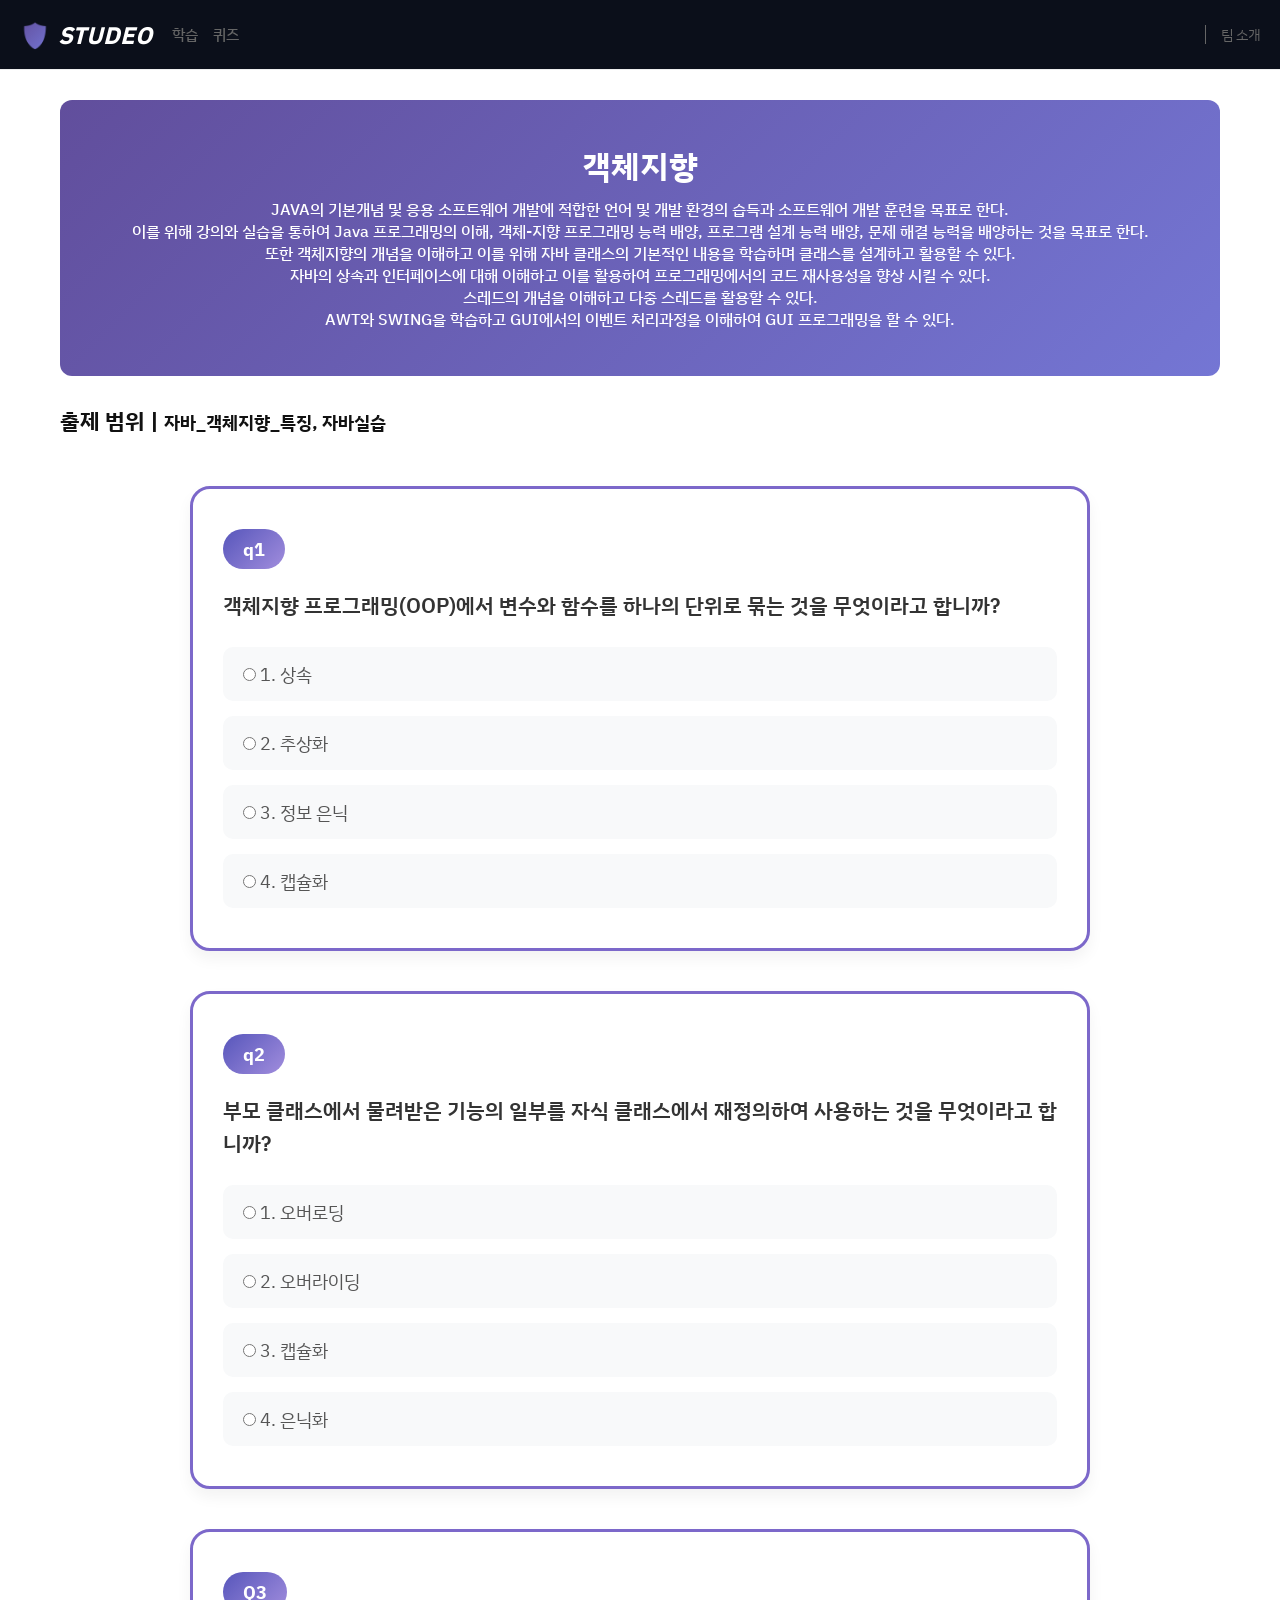
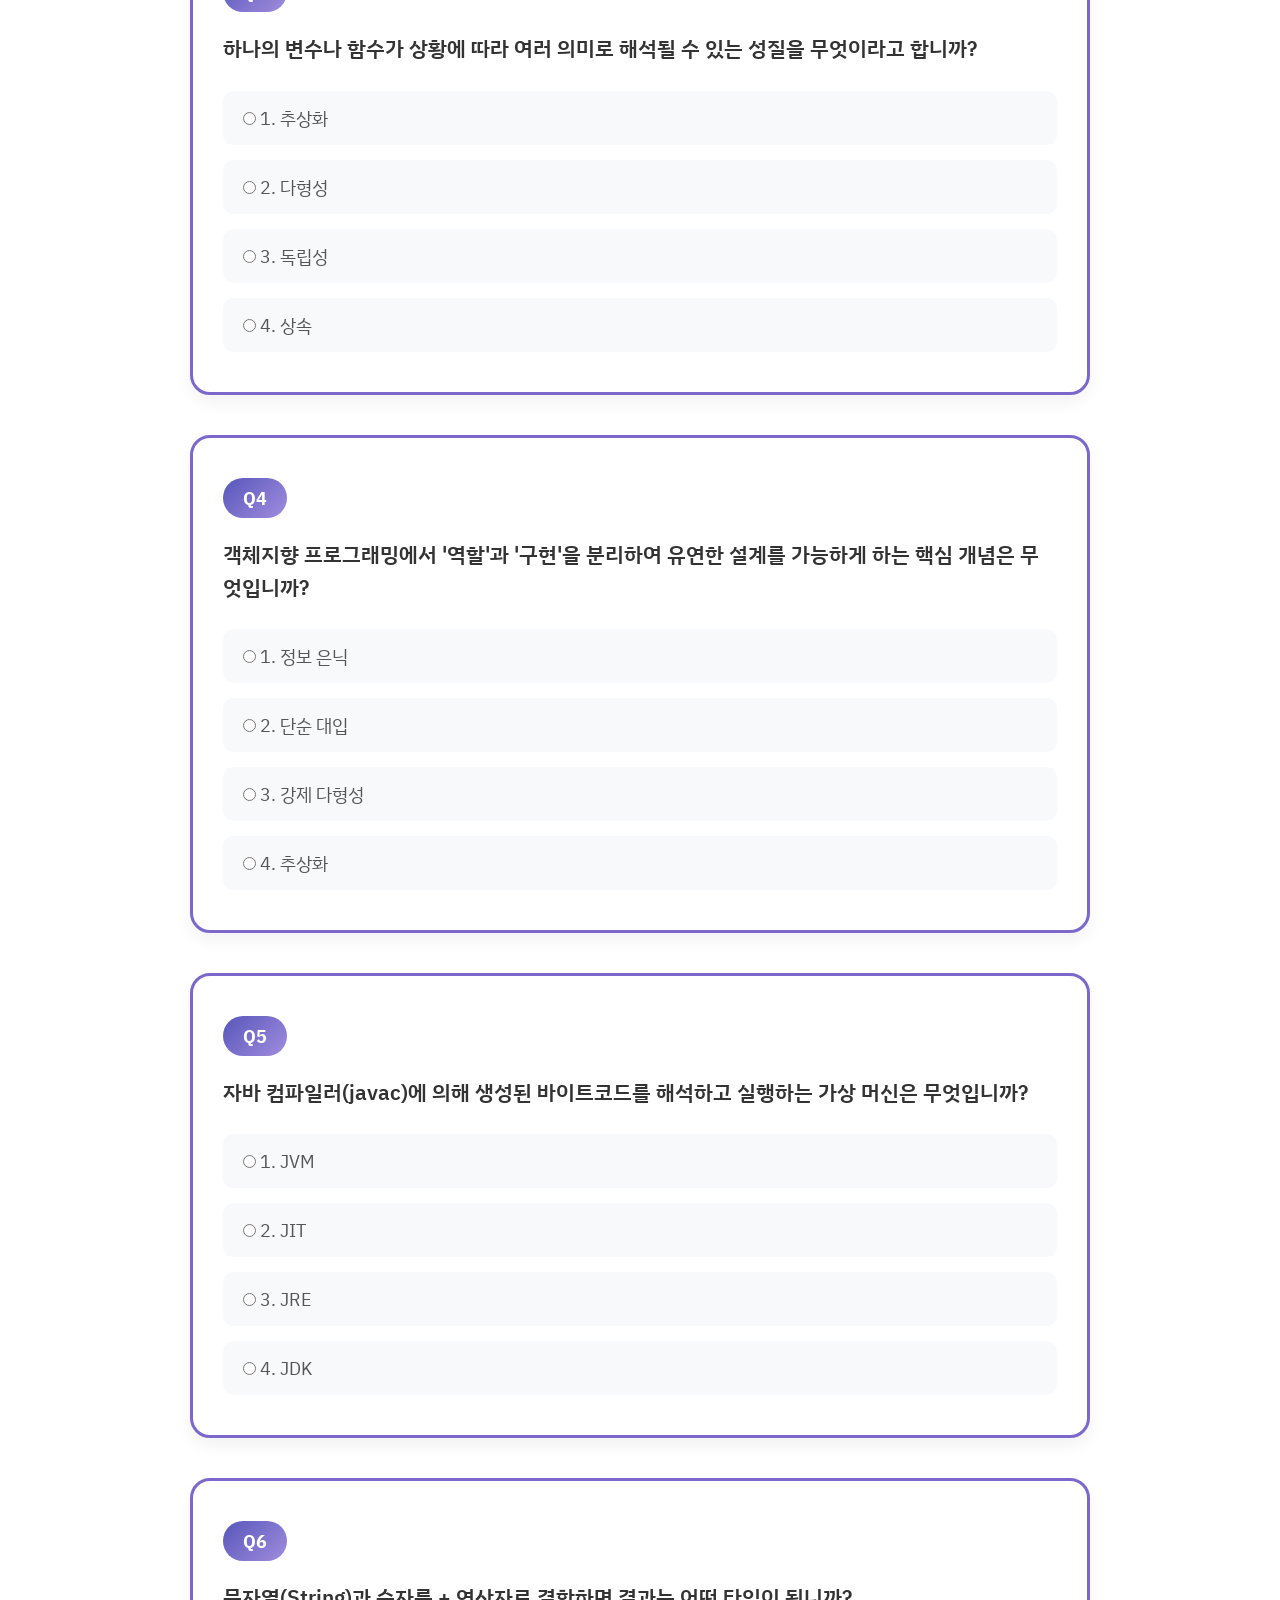
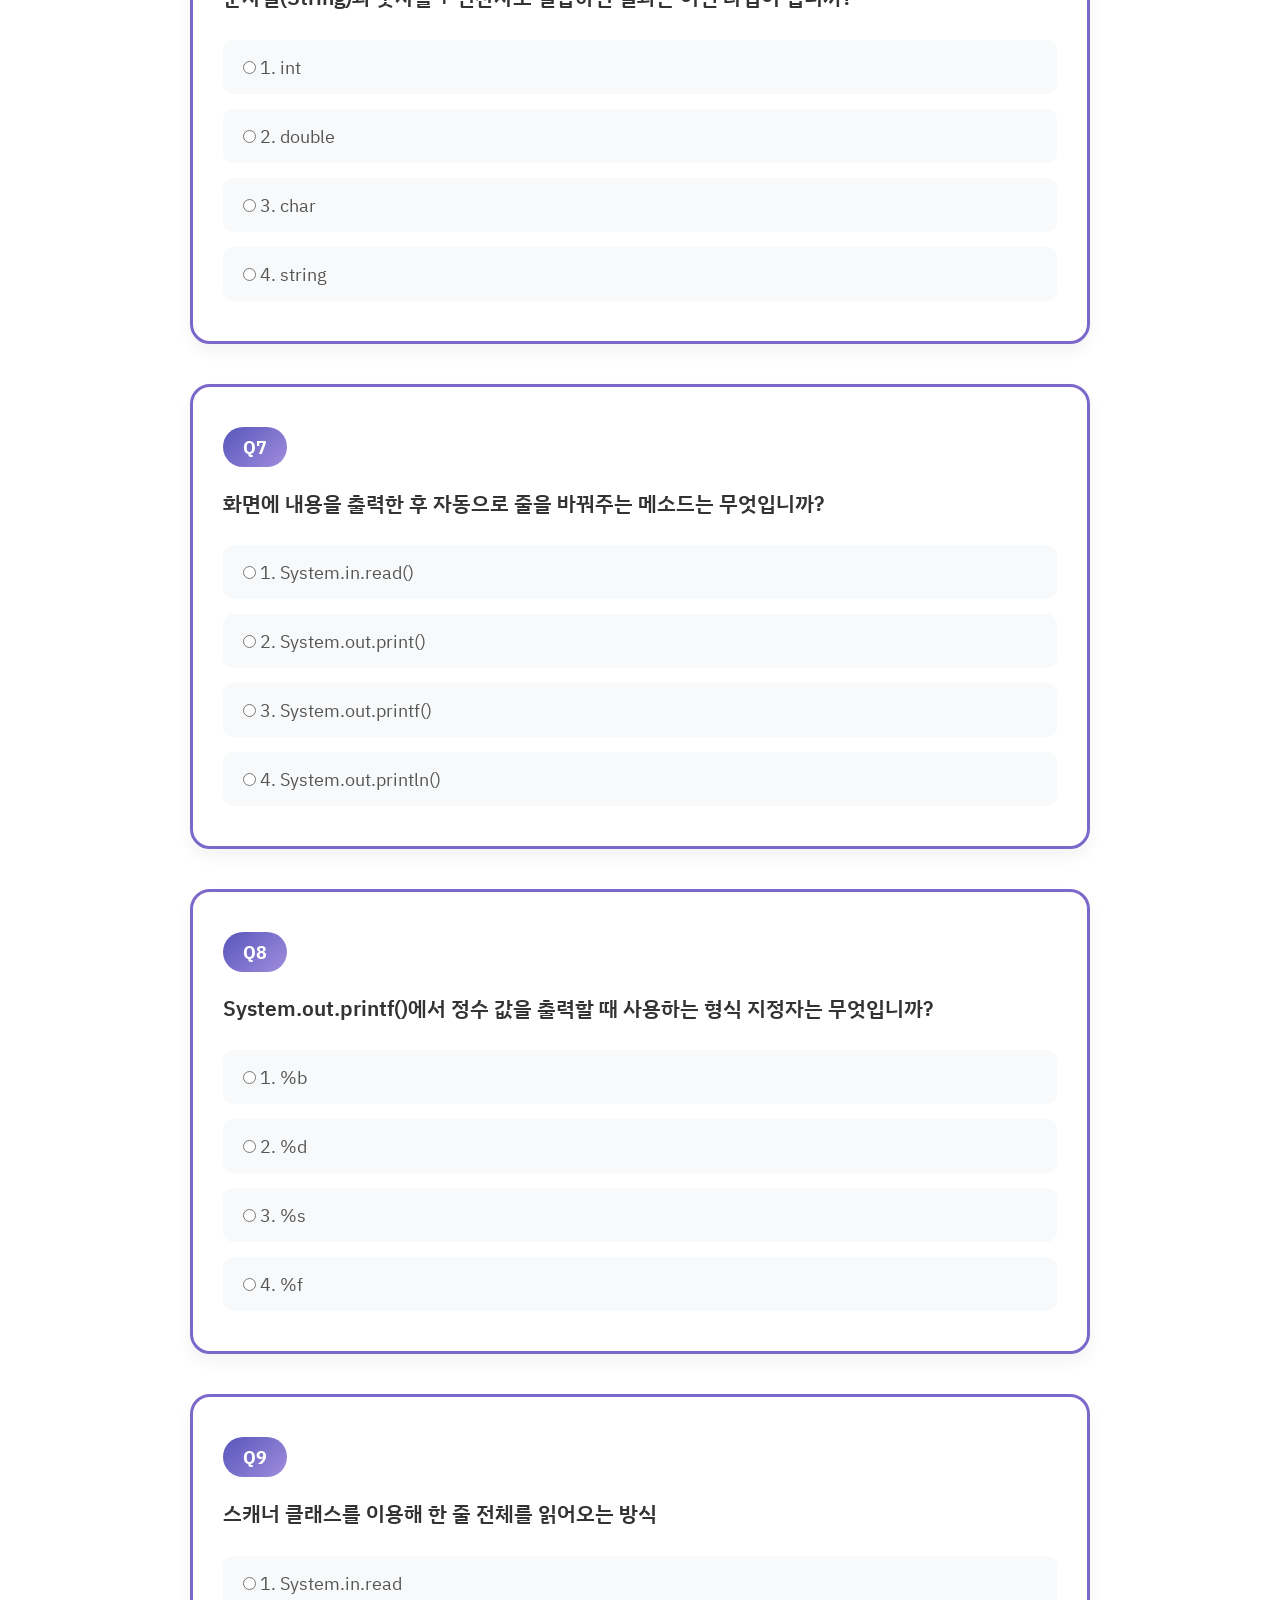
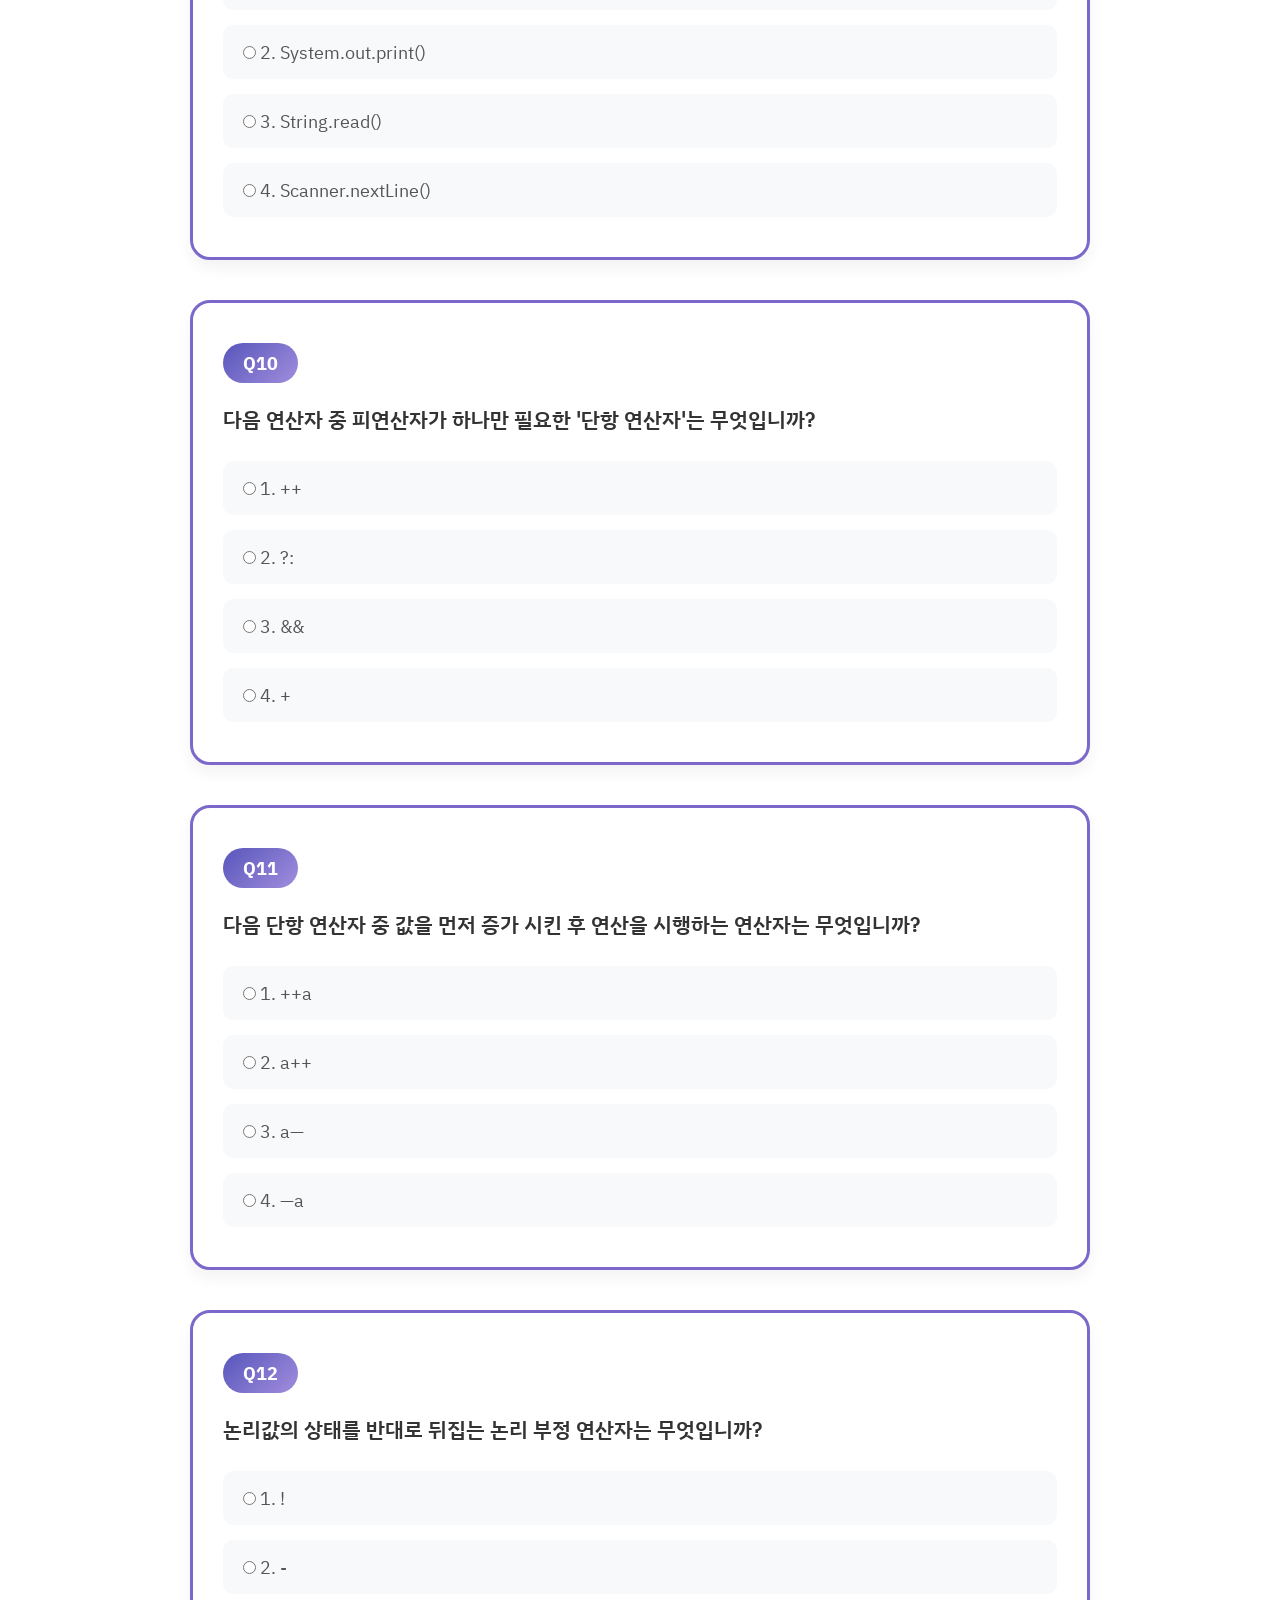
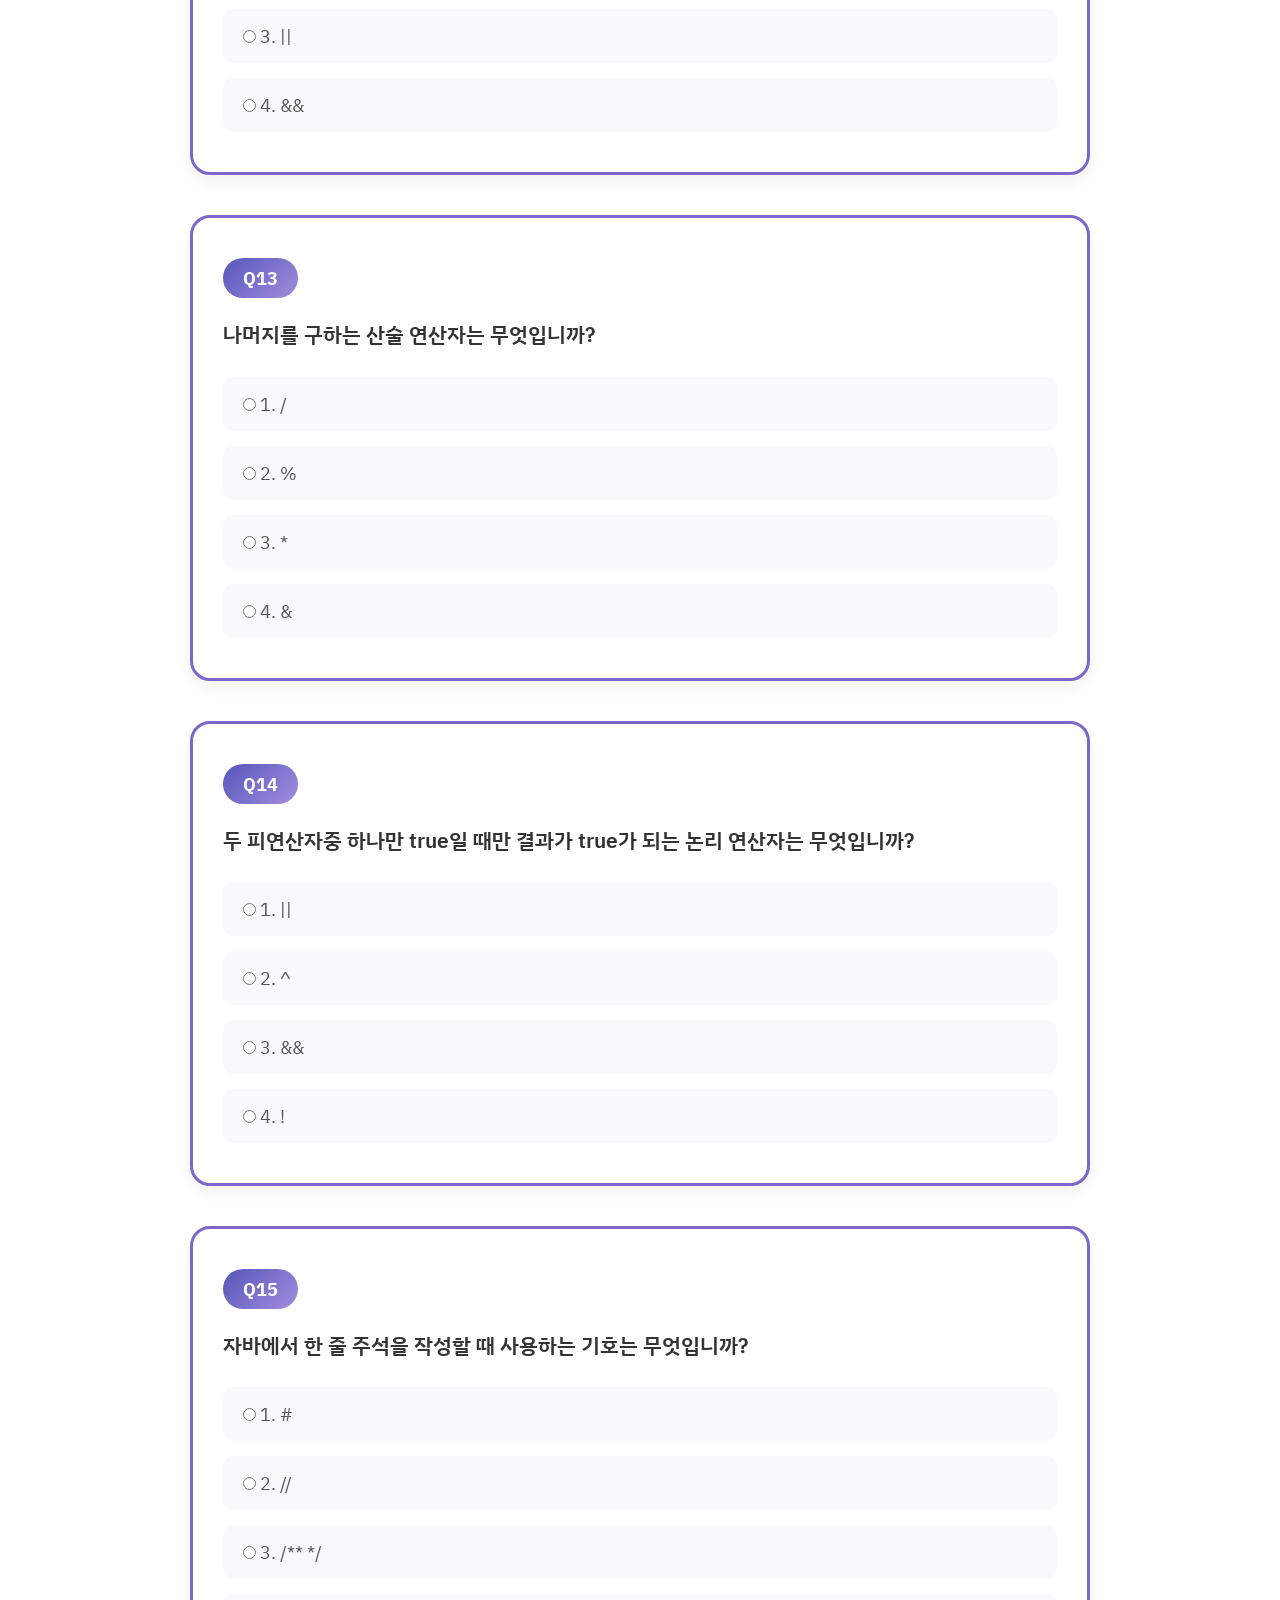
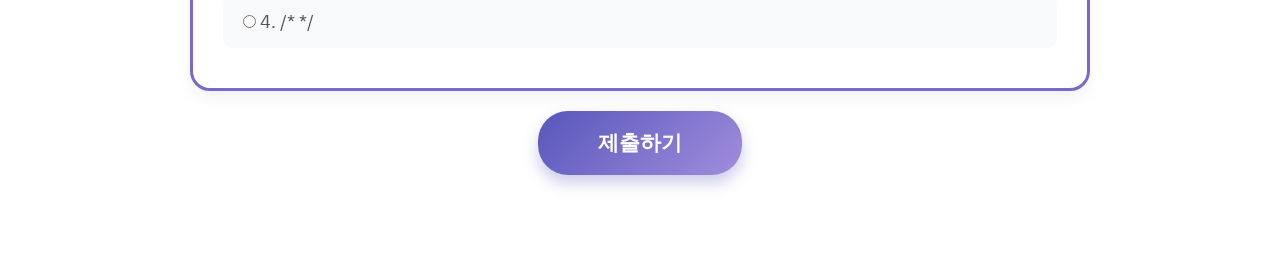
<file: src/pages/quiz/object-oriented.html>
<!doctype html>
<html lang="ko">
  <head>
    <meta charset="UTF-8" />
    <meta name="viewport" content="width=device-width, initial-scale=1.0" />
    <title>STUDEO</title>
    <link rel="preconnect" href="https://fonts.googleapis.com" />
    <link rel="preconnect" href="https://fonts.gstatic.com" crossorigin />
    <link
      href="https://fonts.googleapis.com/css2?family=IBM+Plex+Sans+KR&display=swap"
      rel="stylesheet"
    />
    <link rel="stylesheet" href="../../style/style.css" />
    <link rel="stylesheet" href="../../style/banner.css" />
    <link rel="stylesheet" href="../../style/card.css" />
    <link rel="stylesheet" href="../../style/question.css" />
  </head>
  <body>
    <header>
      <div class="header-left">
        <a href="../../../index.html" class="logo">
          <span
            style="
              background: linear-gradient(135deg, #614e9c, #7476d4);
              -webkit-background-clip: text;
              -webkit-text-fill-color: transparent;
            "
            >🛡️</span
          ><span style="font-style: italic">STUDEO</span>
        </a>
        <ul class="nav-links">
          <li><a href="../learn.html">학습</a></li>
          <li><a href="./quizzes.html">퀴즈</a></li>
        </ul>
      </div>
      <div class="header-right">
        <a href="../team.html" class="team-link">팀 소개</a>
      </div>
    </header>

    <div class="container">
      <div class="banner" id="main-banner">
        <div class="banner-text" id="main-banner-text">
          <h1>객체지향</h1>
          <h3>
            JAVA의 기본개념 및 응용 소프트웨어 개발에 적합한 언어 및 개발 환경의
            습득과 소프트웨어 개발 훈련을 목표로 한다.<br />이를 위해 강의와
            실습을 통하여 Java 프로그래밍의 이해, 객체-지향 프로그래밍 능력
            배양, 프로그램 설계 능력 배양, 문제 해결 능력을 배양하는 것을 목표로
            한다.<br />
            또한 객체지향의 개념을 이해하고 이를 위해 자바 클래스의 기본적인
            내용을 학습하며 클래스를 설계하고 활용할 수 있다.<br />
            자바의 상속과 인터페이스에 대해 이해하고 이를 활용하여
            프로그래밍에서의 코드 재사용성을 향상 시킬 수 있다.<br />
            스레드의 개념을 이해하고 다중 스레드를 활용할 수 있다.<br />
            AWT와 SWING을 학습하고 GUI에서의 이벤트 처리과정을 이해하여 GUI
            프로그래밍을 할 수 있다.
          </h3>
        </div>
      </div>

      <div class="tabs">
        <span
          >출제 범위 |
          <span style="font-size: smaller">
            자바_객체지향_특징, 자바실습
          </span></span
        >
      </div>
    </div>

    <div class="question_list">
      <div class="question_box">
        <div class="q_num">q1</div>
        <p class="q_text">
          객체지향 프로그래밍(OOP)에서 변수와 함수를 하나의 단위로 묶는 것을
          무엇이라고 합니까?
        </p>
        <div class="q_choices">
          <label><input type="radio" name="jq1" value="1" /> 1. 상속</label>
          <label><input type="radio" name="jq1" value="2" /> 2. 추상화</label>
          <label
            ><input type="radio" name="jq1" value="3" /> 3. 정보 은닉</label
          >
          <label><input type="radio" name="jq1" value="4" /> 4. 캡슐화</label>
        </div>
      </div>

      <div class="question_box">
        <div class="q_num">q2</div>
        <p class="q_text">
          부모 클래스에서 물려받은 기능의 일부를 자식 클래스에서 재정의하여
          사용하는 것을 무엇이라고 합니까?
        </p>
        <div class="q_choices">
          <label><input type="radio" name="jq2" value="1" /> 1. 오버로딩</label>
          <label
            ><input type="radio" name="jq2" value="2" /> 2. 오버라이딩</label
          >
          <label><input type="radio" name="jq2" value="3" /> 3. 캡슐화</label>
          <label><input type="radio" name="jq2" value="4" /> 4. 은닉화</label>
        </div>
      </div>

      <div class="question_box">
        <div class="q_num">Q3</div>
        <p class="q_text">
          하나의 변수나 함수가 상황에 따라 여러 의미로 해석될 수 있는 성질을
          무엇이라고 합니까?
        </p>
        <div class="q_choices">
          <label><input type="radio" name="jq3" value="1" /> 1. 추상화</label>
          <label><input type="radio" name="jq3" value="2" /> 2. 다형성</label>
          <label><input type="radio" name="jq3" value="3" /> 3. 독립성</label>
          <label><input type="radio" name="jq3" value="4" /> 4. 상속</label>
        </div>
      </div>

      <div class="question_box">
        <div class="q_num">Q4</div>
        <p class="q_text">
          객체지향 프로그래밍에서 '역할'과 '구현'을 분리하여 유연한 설계를
          가능하게 하는 핵심 개념은 무엇입니까?
        </p>
        <div class="q_choices">
          <label
            ><input type="radio" name="jq4" value="1" /> 1. 정보 은닉</label
          >
          <label
            ><input type="radio" name="jq4" value="2" /> 2. 단순 대입</label
          >
          <label
            ><input type="radio" name="jq4" value="3" /> 3. 강제 다형성</label
          >
          <label><input type="radio" name="jq4" value="4" /> 4. 추상화</label>
        </div>
      </div>

      <div class="question_box">
        <div class="q_num">Q5</div>
        <p class="q_text">
          자바 컴파일러(javac)에 의해 생성된 바이트코드를 해석하고 실행하는 가상
          머신은 무엇입니까?
        </p>
        <div class="q_choices">
          <label><input type="radio" name="jq5" value="1" /> 1. JVM</label>
          <label><input type="radio" name="jq5" value="2" /> 2. JIT</label>
          <label><input type="radio" name="jq5" value="3" /> 3. JRE</label>
          <label><input type="radio" name="jq5" value="4" /> 4. JDK</label>
        </div>
      </div>

      <div class="question_box">
        <div class="q_num">Q6</div>
        <p class="q_text">
          문자열(String)과 숫자를 + 연산자로 결합하면 결과는 어떤 타입이 됩니까?
        </p>
        <div class="q_choices">
          <label><input type="radio" name="jq6" value="1" /> 1. int</label>
          <label><input type="radio" name="jq6" value="2" /> 2. double</label>
          <label><input type="radio" name="jq6" value="3" /> 3. char</label>
          <label><input type="radio" name="jq6" value="4" /> 4. string</label>
        </div>
      </div>

      <div class="question_box">
        <div class="q_num">Q7</div>
        <p class="q_text">
          화면에 내용을 출력한 후 자동으로 줄을 바꿔주는 메소드는 무엇입니까?
        </p>
        <div class="q_choices">
          <label
            ><input type="radio" name="jq7" value="1" /> 1.
            System.in.read()</label
          >
          <label
            ><input type="radio" name="jq7" value="2" /> 2.
            System.out.print()</label
          >
          <label
            ><input type="radio" name="jq7" value="3" /> 3.
            System.out.printf()</label
          >
          <label
            ><input type="radio" name="jq7" value="4" /> 4.
            System.out.println()</label
          >
        </div>
      </div>

      <div class="question_box">
        <div class="q_num">Q8</div>
        <p class="q_text">
          System.out.printf()에서 정수 값을 출력할 때 사용하는 형식 지정자는
          무엇입니까?
        </p>
        <div class="q_choices">
          <label><input type="radio" name="jq8" value="1" /> 1. %b</label>
          <label><input type="radio" name="jq8" value="2" /> 2. %d</label>
          <label><input type="radio" name="jq8" value="3" /> 3. %s</label>
          <label><input type="radio" name="jq8" value="4" /> 4. %f</label>
        </div>
      </div>

      <div class="question_box">
        <div class="q_num">Q9</div>
        <p class="q_text">스캐너 클래스를 이용해 한 줄 전체를 읽어오는 방식</p>

        <div class="q_choices">
          <label
            ><input type="radio" name="jq9" value="1" /> 1.
            System.in.read</label
          >
          <label
            ><input type="radio" name="jq9" value="2" /> 2.
            System.out.print()</label
          >
          <label
            ><input type="radio" name="jq9" value="3" /> 3. String.read()</label
          >
          <label
            ><input type="radio" name="jq9" value="4" /> 4.
            Scanner.nextLine()</label
          >
        </div>
      </div>

      <div class="question_box">
        <div class="q_num">Q10</div>
        <p class="q_text">
          다음 연산자 중 피연산자가 하나만 필요한 '단항 연산자'는 무엇입니까?
        </p>

        <div class="q_choices">
          <label><input type="radio" name="jq10" value="1" /> 1. ++</label>
          <label><input type="radio" name="jq10" value="2" /> 2. ?:</label>
          <label><input type="radio" name="jq10" value="3" /> 3. &&</label>
          <label><input type="radio" name="jq10" value="4" /> 4. +</label>
        </div>
      </div>

      <div class="question_box">
        <div class="q_num">Q11</div>
        <p class="q_text">
          다음 단항 연산자 중 값을 먼저 증가 시킨 후 연산을 시행하는 연산자는
          무엇입니까?
        </p>

        <div class="q_choices">
          <label><input type="radio" name="jq11" value="1" /> 1. ++a</label>
          <label><input type="radio" name="jq11" value="2" /> 2. a++</label>
          <label><input type="radio" name="jq11" value="3" /> 3. a—</label>
          <label><input type="radio" name="jq11" value="4" /> 4. —a</label>
        </div>
      </div>

      <div class="question_box">
        <div class="q_num">Q12</div>
        <p class="q_text">
          논리값의 상태를 반대로 뒤집는 논리 부정 연산자는 무엇입니까?
        </p>
        <div class="q_choices">
          <label><input type="radio" name="jq12" value="1" /> 1. !</label>
          <label><input type="radio" name="jq12" value="2" /> 2. -</label>
          <label><input type="radio" name="jq12" value="3" /> 3. ||</label>
          <label><input type="radio" name="jq12" value="4" /> 4. &&</label>
        </div>
      </div>

      <div class="question_box">
        <div class="q_num">Q13</div>
        <p class="q_text">나머지를 구하는 산술 연산자는 무엇입니까?</p>
        <div class="q_choices">
          <label><input type="radio" name="jq13" value="1" /> 1. /</label>
          <label><input type="radio" name="jq13" value="2" /> 2. %</label>
          <label><input type="radio" name="jq13" value="3" /> 3. *</label>
          <label><input type="radio" name="jq13" value="4" /> 4. &</label>
        </div>
      </div>

      <div class="question_box">
        <div class="q_num">Q14</div>
        <p class="q_text">
          두 피연산자중 하나만 true일 때만 결과가 true가 되는 논리 연산자는
          무엇입니까?
        </p>
        <div class="q_choices">
          <label><input type="radio" name="jq14" value="1" /> 1. ||</label>
          <label><input type="radio" name="jq14" value="2" /> 2. ^</label>
          <label><input type="radio" name="jq14" value="3" /> 3. &&</label>
          <label><input type="radio" name="jq14" value="4" /> 4. !</label>
        </div>
      </div>

      <div class="question_box">
        <div class="q_num">Q15</div>
        <p class="q_text">
          자바에서 한 줄 주석을 작성할 때 사용하는 기호는 무엇입니까?
        </p>
        <div class="q_choices">
          <label><input type="radio" name="jq15" value="1" /> 1. #</label>
          <label><input type="radio" name="jq15" value="2" /> 2. //</label>
          <label><input type="radio" name="jq15" value="3" /> 3. /** */</label>
          <label><input type="radio" name="jq15" value="4" /> 4. /* */</label>
        </div>
      </div>
    </div>
    <div class="submit_box">
      <button type="button" class="btn_submit">제출하기</button>
    </div>
  </body>
</html>
</file>
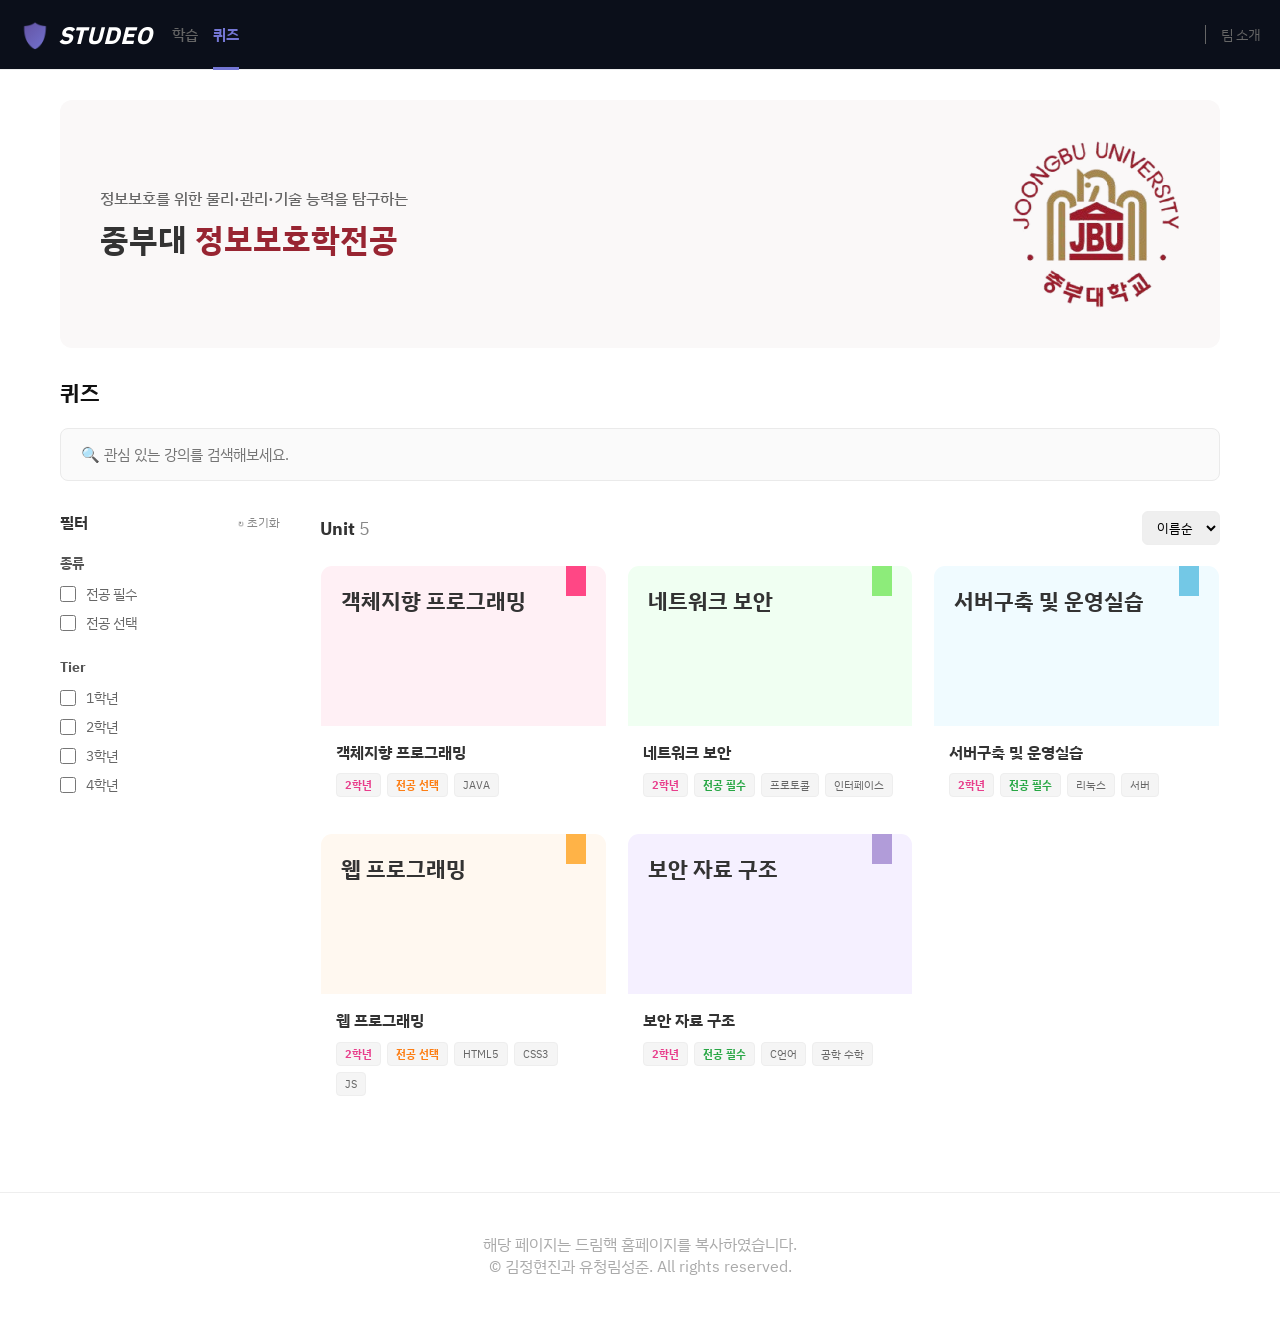
<file: src/pages/quiz/quizzes.html>
<!doctype html>
<html lang="ko">
  <head>
    <meta charset="UTF-8" />
    <meta name="viewport" content="width=device-width, initial-scale=1.0" />
    <title>STUDEO</title>
    <link rel="preconnect" href="https://fonts.googleapis.com" />
    <link rel="preconnect" href="https://fonts.gstatic.com" crossorigin />
    <link
      href="https://fonts.googleapis.com/css2?family=IBM+Plex+Sans+KR&display=swap"
      rel="stylesheet"
    />
    <link rel="stylesheet" href="../../style/style.css" />
    <link rel="stylesheet" href="../../style/banner.css" />
    <link rel="stylesheet" href="../../style/card.css" />
  </head>
  <body>
    <header>
      <div class="header-left">
        <a href="../../../index.html" class="logo">
          <span
            style="
              background: linear-gradient(135deg, #614e9c, #7476d4);
              -webkit-background-clip: text;
              -webkit-text-fill-color: transparent;
            "
            >🛡️ </span
          ><span style="font-style: italic">STUDEO</span>
        </a>
        <ul class="nav-links">
          <li><a href="../learn.html">학습</a></li>
          <li class="active"><a href="./quizzes.html">퀴즈</a></li>
        </ul>
      </div>
      <div class="header-right">
        <a href="../team.html" class="team-link">팀 소개</a>
      </div>
    </header>

    <div class="container">
      <a href="https://www.joongbu.ac.kr/is/" target="_blank" class="banner">
        <div class="banner-text">
          <h3>정보보호를 위한 물리·관리·기술 능력을 탐구하는</h3>
          <h1>중부대 <span>정보보호학전공</span></h1>
        </div>
        <img
          src="../../../assets/jbu-emblem.png"
          alt="중부대학교 로고"
          class="banner-images"
        />
      </a>

      <div class="tabs">
        <span>퀴즈</span>
      </div>

      <div class="search-container">
        <input
          type="text"
          class="search-input"
          placeholder="🔍 관심 있는 강의를 검색해보세요."
        />
      </div>

      <div class="main-content">
        <aside class="sidebar">
          <div class="filter-header">
            <span>필터</span>
            <a href="#" class="filter-reset">↻ 초기화</a>
          </div>

          <div class="filter-group">
            <h4>종류</h4>
            <label class="filter-item"
              ><input type="checkbox" /> 전공 필수</label
            >
            <label class="filter-item"
              ><input type="checkbox" /> 전공 선택</label
            >
          </div>

          <div class="filter-group">
            <h4>Tier</h4>
            <label class="filter-item"><input type="checkbox" /> 1학년</label>
            <label class="filter-item"><input type="checkbox" /> 2학년</label>
            <label class="filter-item"><input type="checkbox" /> 3학년</label>
            <label class="filter-item"><input type="checkbox" /> 4학년</label>
          </div>
        </aside>

        <section class="content-area">
          <div class="content-header">
            <h2>Unit <span id="unit-count">5</span></h2>
            <select class="sort-select">
              <option>이름순</option>
            </select>
          </div>

          <div class="card-grid" id="card-container">
            <a href="./object-oriented.html" class="card">
              <div class="card-image bg-pink">
                <div class="bookmark-icon bookmark-pink"></div>
                <h3>객체지향 프로그래밍</h3>
              </div>
              <div class="card-info">
                <div class="card-title">객체지향 프로그래밍</div>
                <div class="card-tags">
                  <span class="tag tag-tier">2학년</span>
                  <span class="tag tag-choice">전공 선택</span>
                  <span class="tag">JAVA</span>
                </div>
              </div>
            </a>

            <a href="./network.html" class="card">
              <div class="card-image bg-green">
                <div class="bookmark-icon bookmark-green"></div>
                <h3>네트워크 보안</h3>
              </div>
              <div class="card-info">
                <div class="card-title">네트워크 보안</div>
                <div class="card-tags">
                  <span class="tag tag-tier">2학년</span>
                  <span class="tag tag-essential">전공 필수</span>
                  <span class="tag">프로토콜</span>
                  <span class="tag">인터페이스</span>
                </div>
              </div>
            </a>

            <a href="./server.html" class="card">
              <div class="card-image bg-blue">
                <div class="bookmark-icon bookmark-blue"></div>
                <h3>서버구축 및 운영실습</h3>
              </div>
              <div class="card-info">
                <div class="card-title">서버구축 및 운영실습</div>
                <div class="card-tags">
                  <span class="tag tag-tier">2학년</span>
                  <span class="tag tag-essential">전공 필수</span>
                  <span class="tag">리눅스</span>
                  <span class="tag">서버</span>
                </div>
              </div>
            </a>

            <a href="./web.html" class="card">
              <div class="card-image bg-orange">
                <div class="bookmark-icon bookmark-orange"></div>
                <h3>웹 프로그래밍</h3>
              </div>
              <div class="card-info">
                <div class="card-title">웹 프로그래밍</div>
                <div class="card-tags">
                  <span class="tag tag-tier">2학년</span>
                  <span class="tag tag-choice">전공 선택</span>
                  <span class="tag">HTML5</span>
                  <span class="tag">CSS3</span>
                  <span class="tag">JS</span>
                </div>
              </div>
            </a>

            <a href="./secure-data.html" class="card">
              <div class="card-image bg-violet">
                <div class="bookmark-icon bookmark-violet"></div>
                <h3>보안 자료 구조</h3>
              </div>
              <div class="card-info">
                <div class="card-title">보안 자료 구조</div>
                <div class="card-tags">
                  <span class="tag tag-tier">2학년</span>
                  <span class="tag tag-essential">전공 필수</span>
                  <span class="tag">C언어</span>
                  <span class="tag">공학 수학</span>
                </div>
              </div>
            </a>
          </div>
        </section>
      </div>
    </div>

    <footer>
      해당 페이지는 드림핵 홈페이지를 복사하였습니다.<br />© 김정현진과
      유청림성준. All rights reserved.
    </footer>
  </body>
</html>
</file>
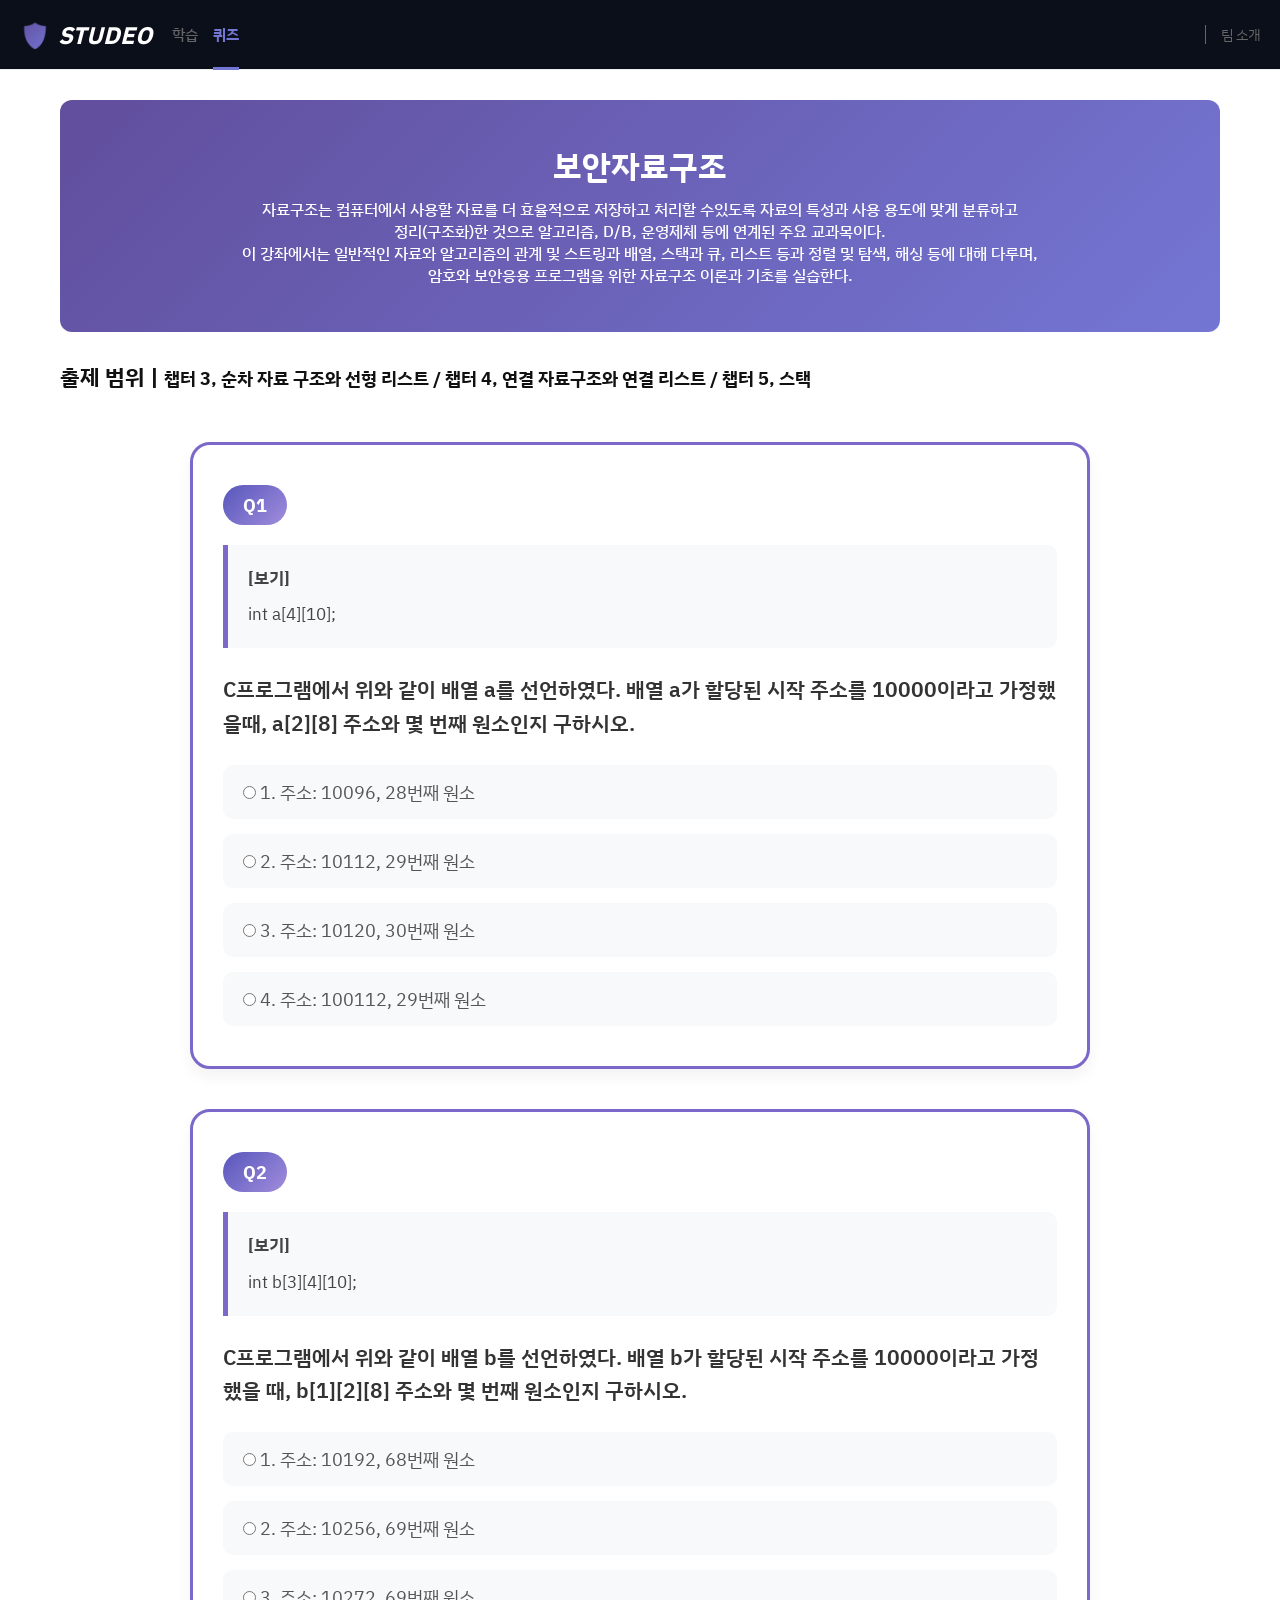
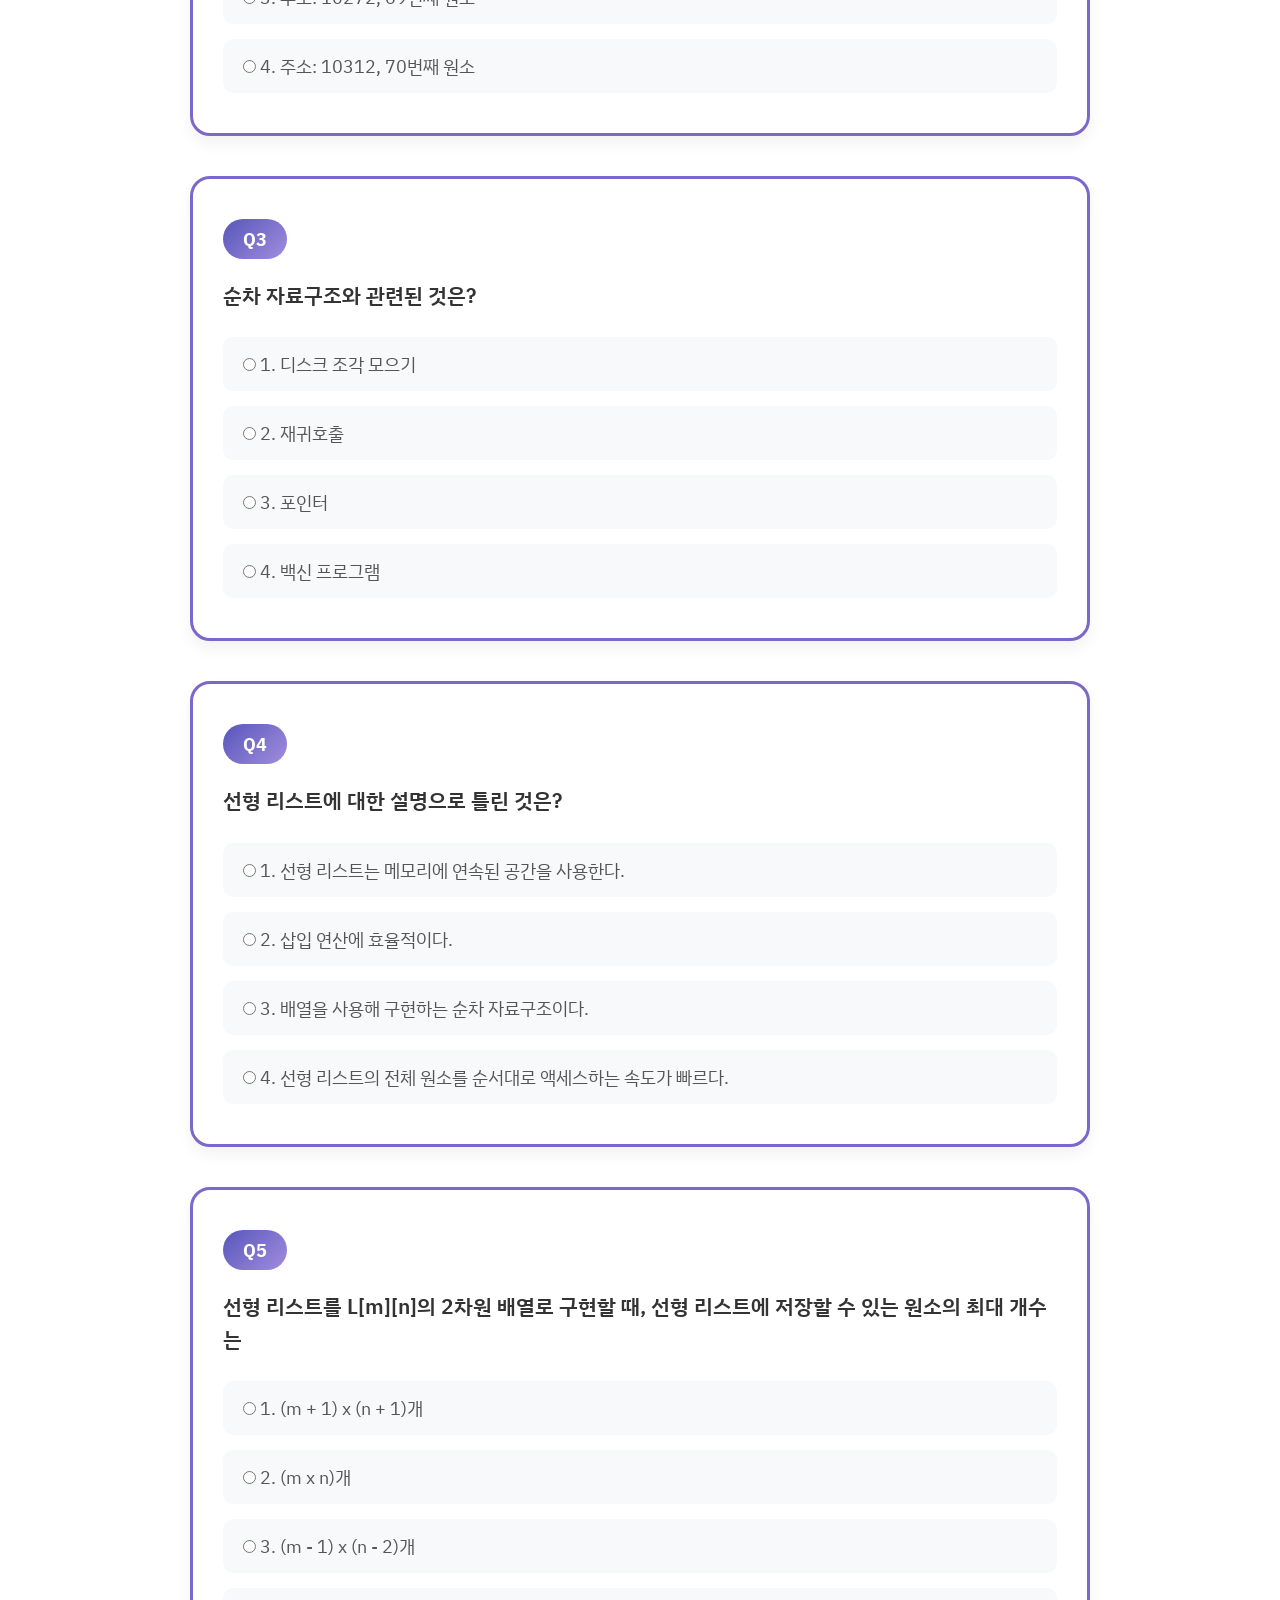
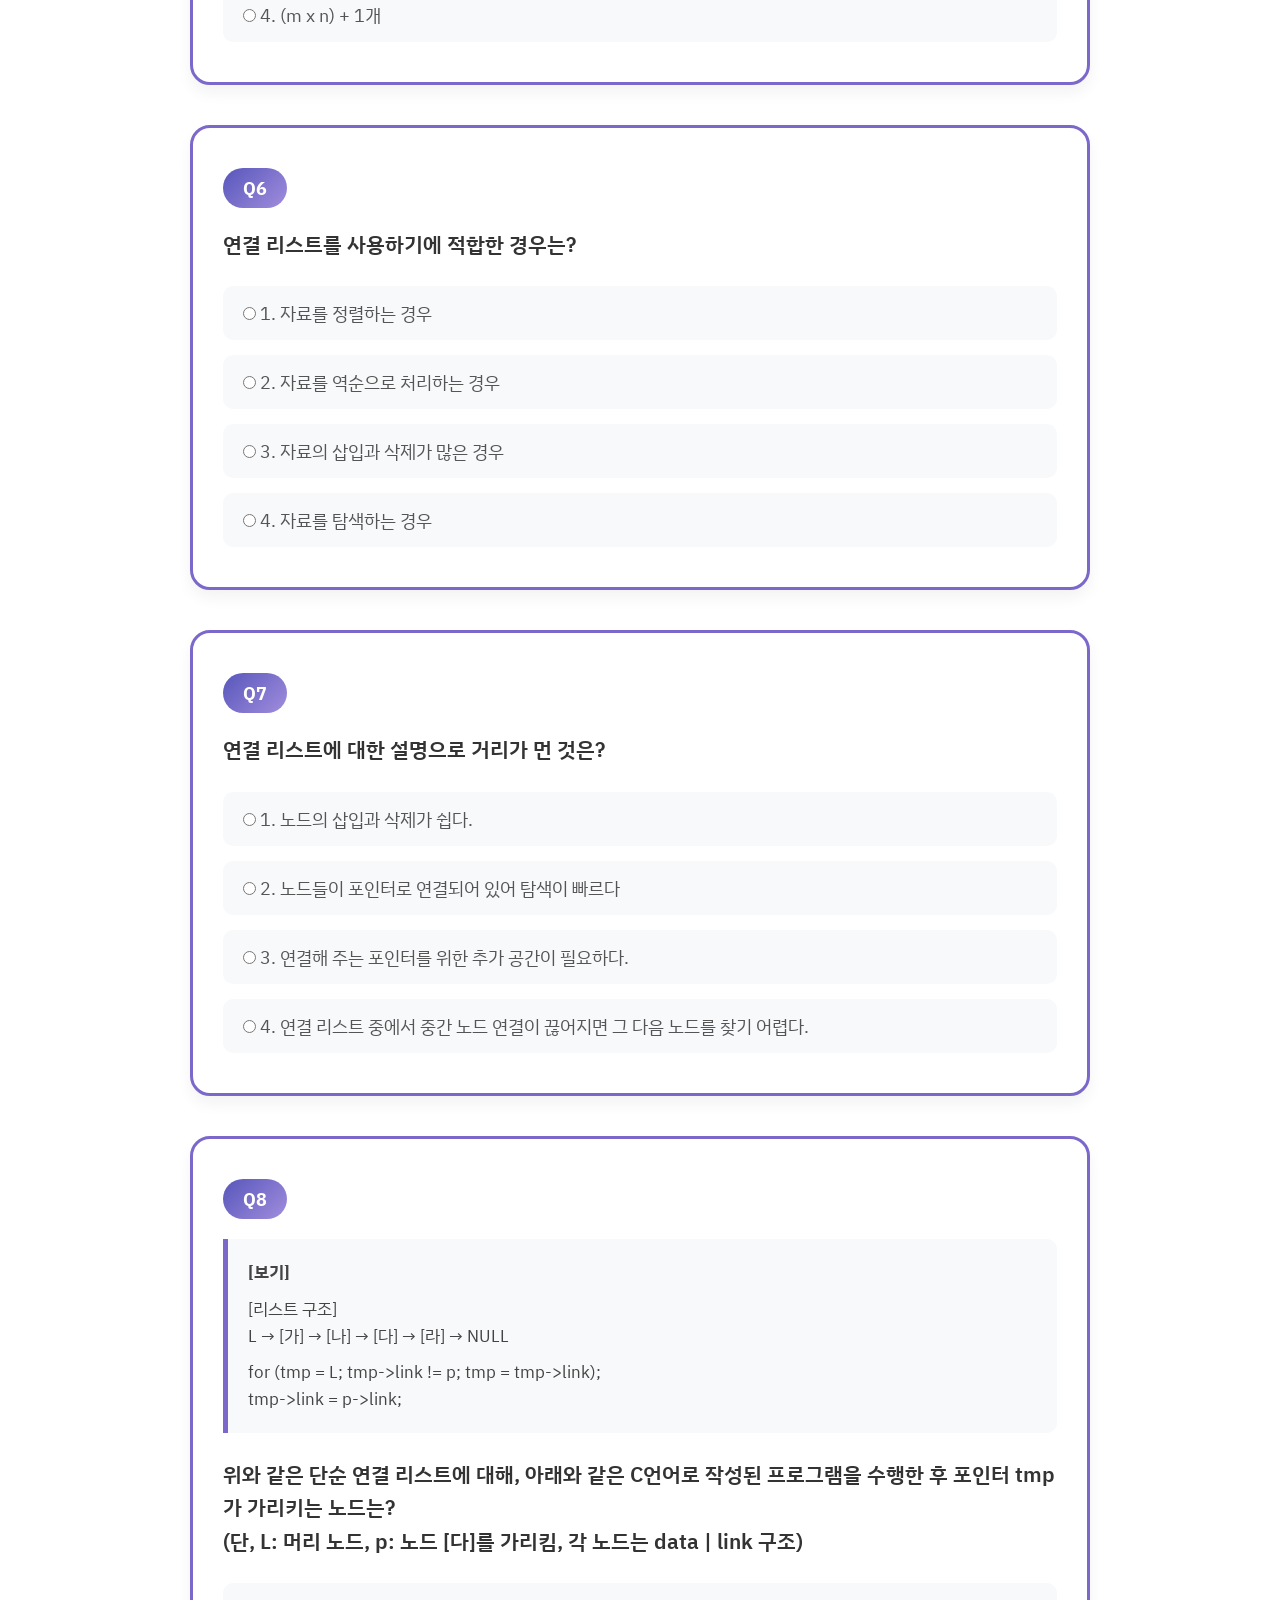
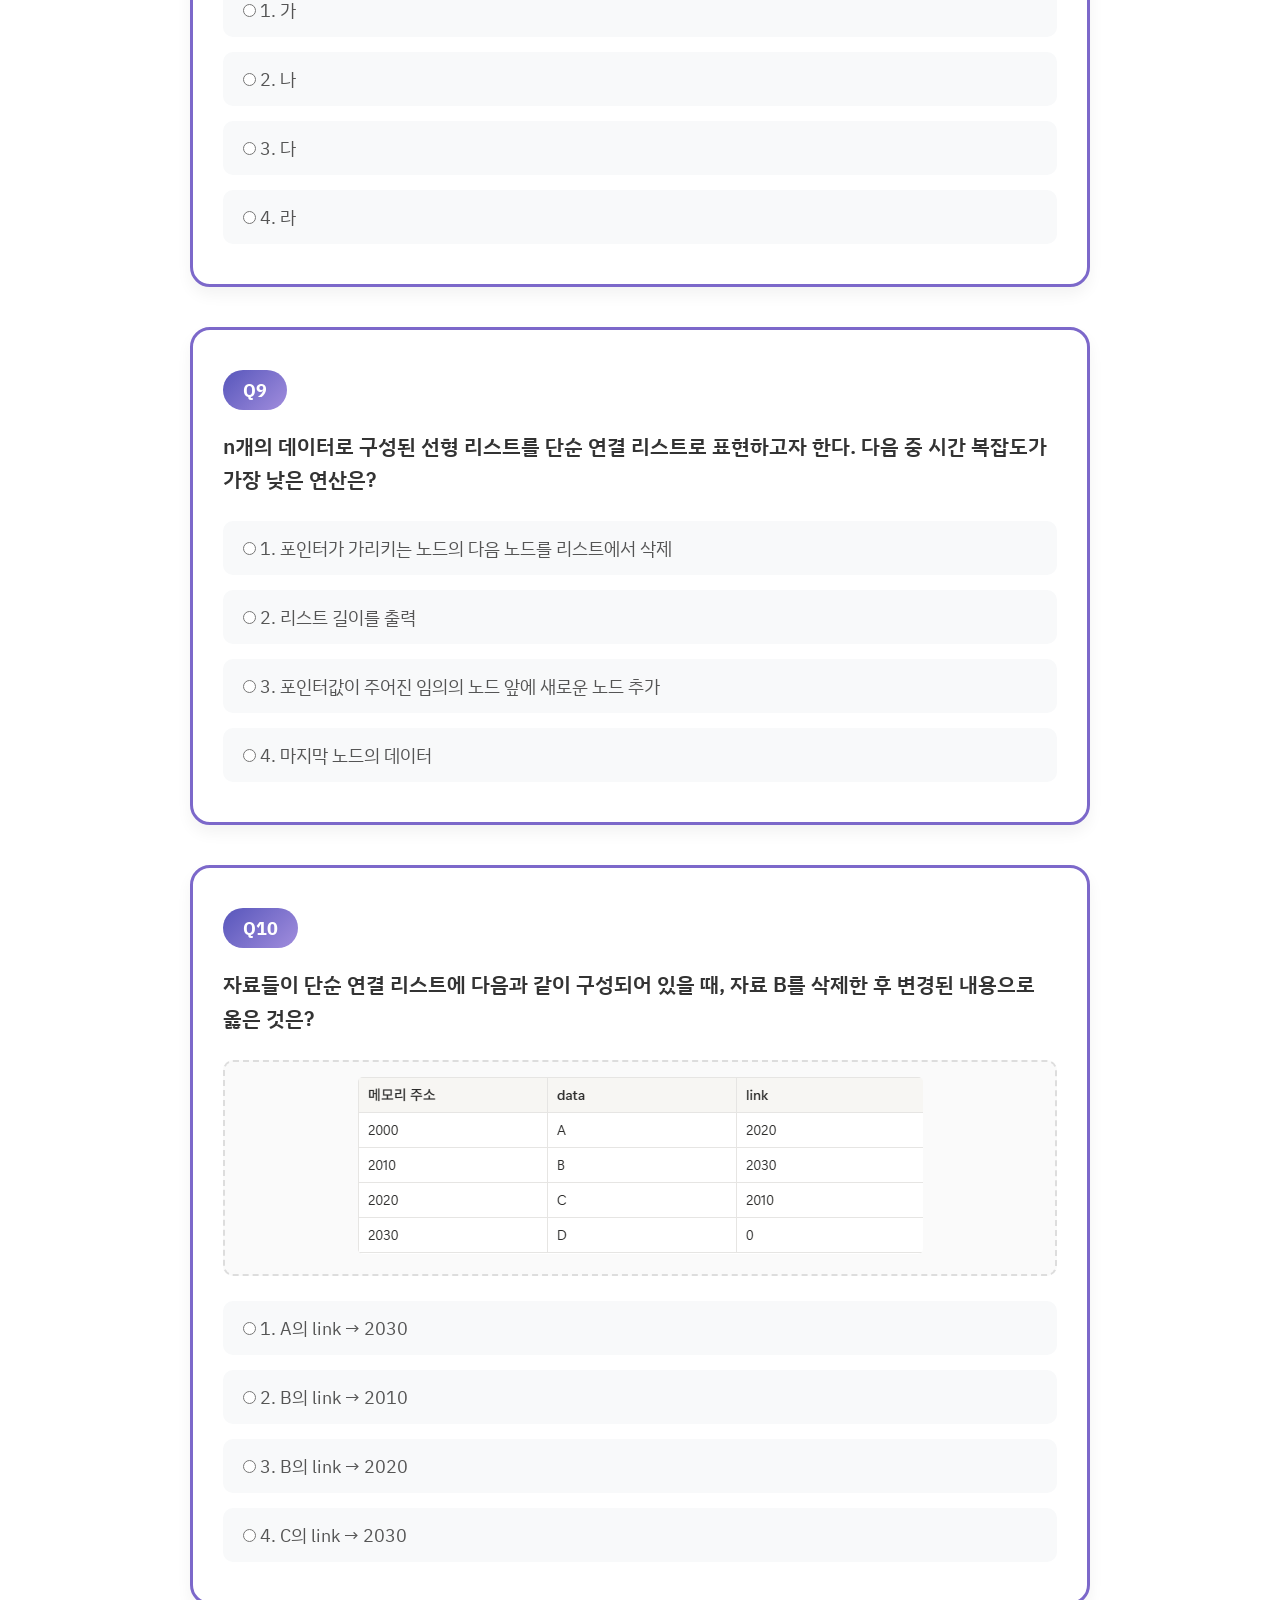
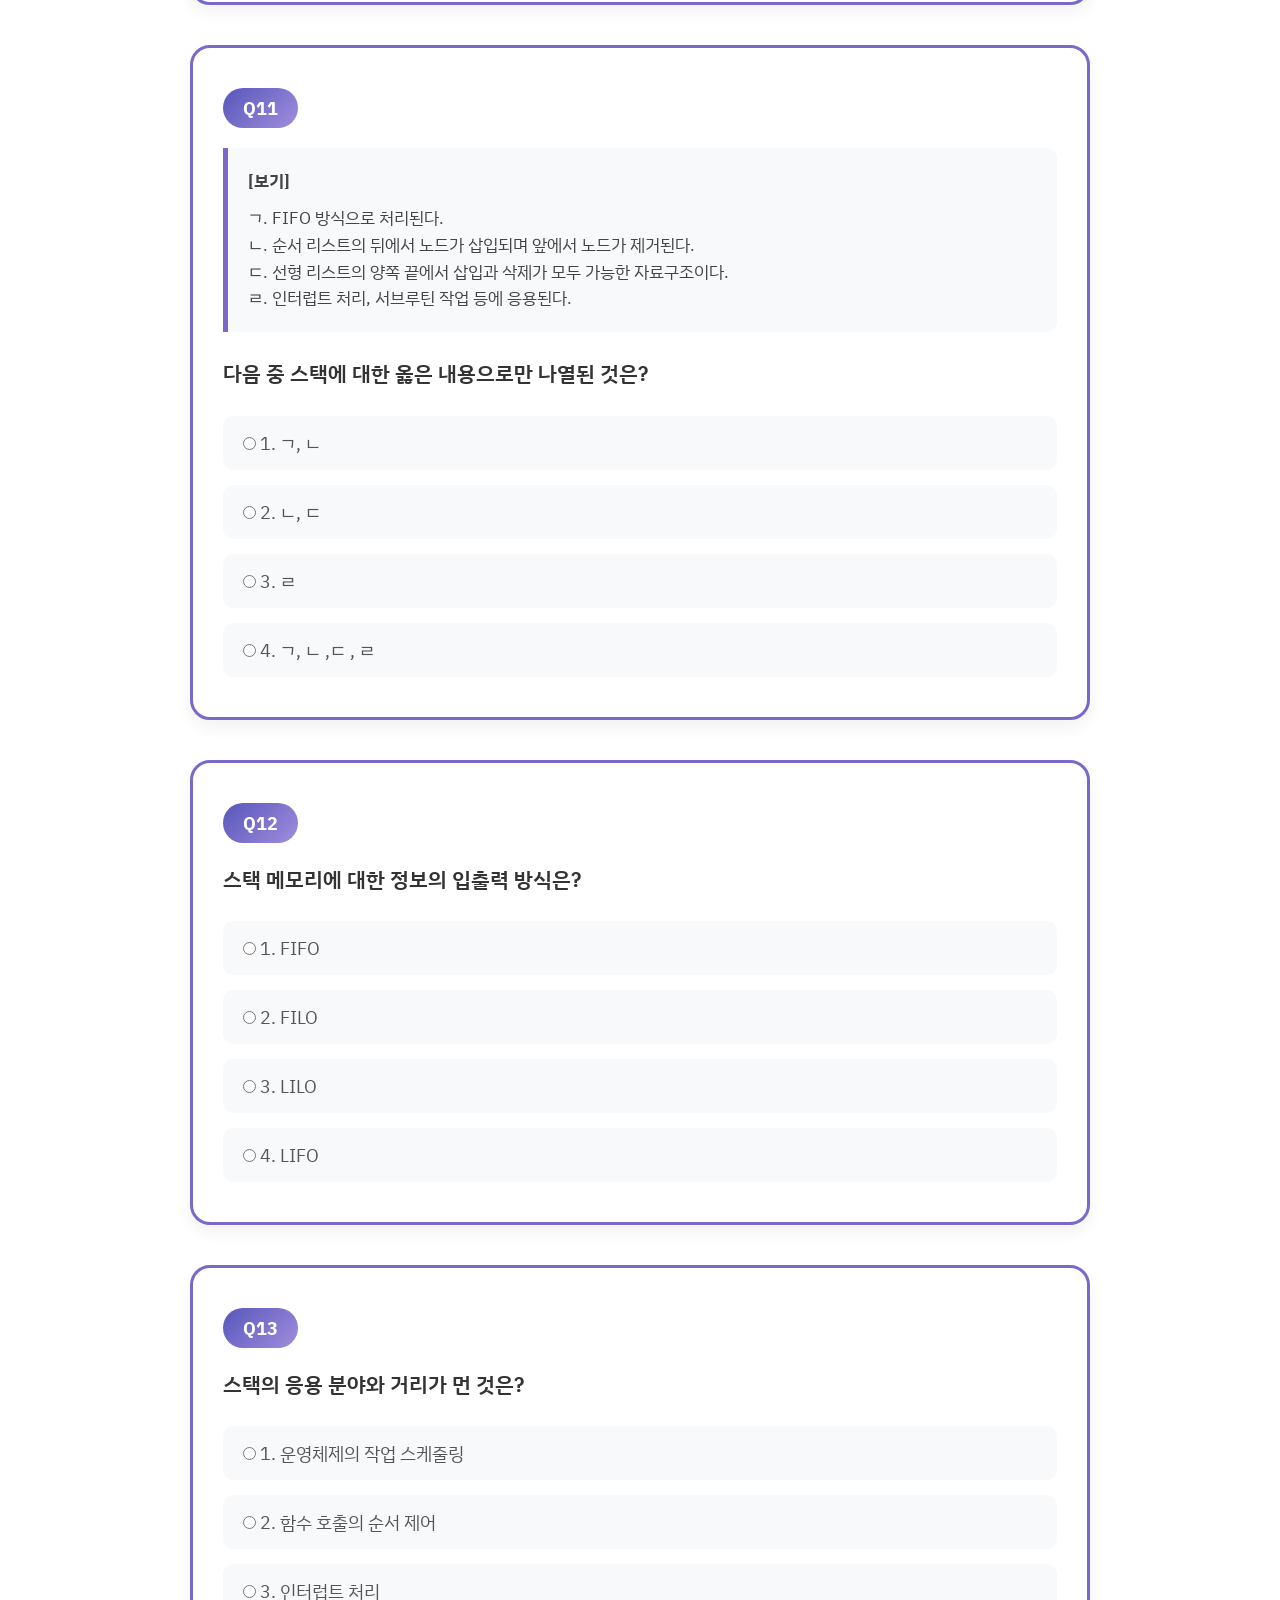
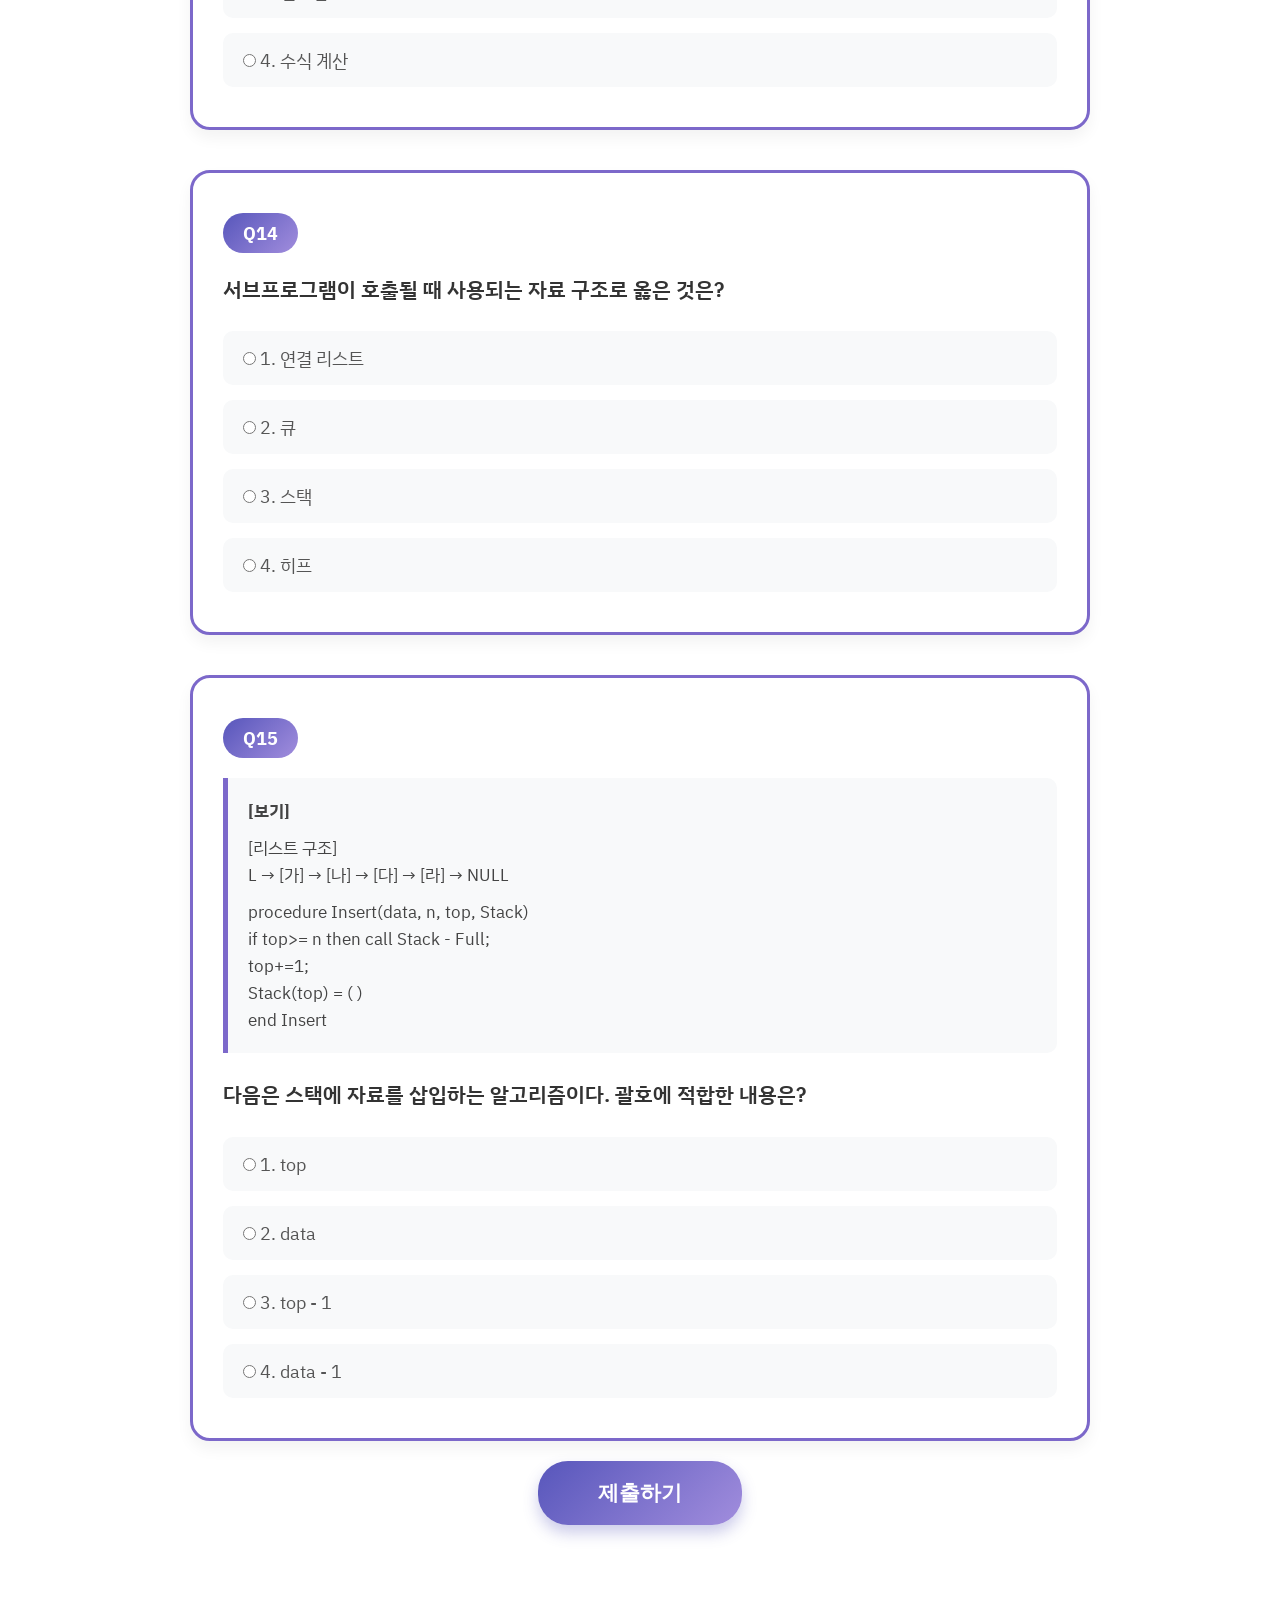
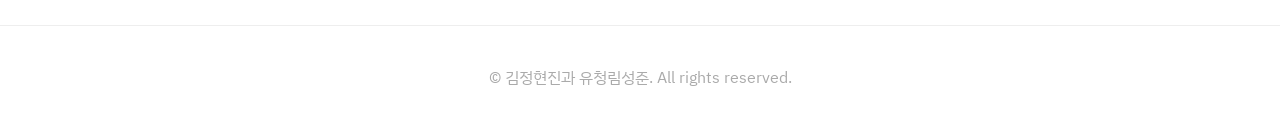
<file: src/pages/quiz/secure-data.html>
<!doctype html>
<html lang="ko">
  <head>
    <meta charset="UTF-8" />
    <meta name="viewport" content="width=device-width, initial-scale=1.0" />
    <title>STUDEO</title>
    <link rel="preconnect" href="https://fonts.googleapis.com" />
    <link rel="preconnect" href="https://fonts.gstatic.com" crossorigin />
    <link
      href="https://fonts.googleapis.com/css2?family=IBM+Plex+Sans+KR&display=swap"
      rel="stylesheet"
    />
    <link rel="stylesheet" href="../../style/style.css" />
    <link rel="stylesheet" href="../../style/banner.css" />
    <link rel="stylesheet" href="../../style/card.css" />
    <link rel="stylesheet" href="../../style/question.css" />
  </head>
  <body>
    <header>
      <div class="header-left">
        <a href="../../../index.html" class="logo">
          <span
            style="
              background: linear-gradient(135deg, #614e9c, #7476d4);
              -webkit-background-clip: text;
              -webkit-text-fill-color: transparent;
            "
            >🛡️</span
          ><span style="font-style: italic">STUDEO</span>
        </a>
        <ul class="nav-links">
          <li><a href="../learn.html">학습</a></li>
          <li class="active"><a href="./quizzes.html">퀴즈</a></li>
        </ul>
      </div>
      <div class="header-right">
        <a href="../team.html" class="team-link">팀 소개</a>
      </div>
    </header>

    <div class="container">
      <div class="banner" id="main-banner">
        <div class="banner-text" id="main-banner-text">
          <h1>보안자료구조</h1>
          <h3>
            자료구조는 컴퓨터에서 사용할 자료를 더 효율적으로 저장하고 처리할
            수있도록 자료의 특성과 사용 용도에 맞게 분류하고<br />
            정리(구조화)한 것으로 알고리즘, D/B, 운영제체 등에 연계된 주요
            교과목이다.<br />
            이 강좌에서는 일반적인 자료와 알고리즘의 관계 및 스트링과 배열,
            스택과 큐, 리스트 등과 정렬 및 탐색, 해싱 등에 대해 다루며,<br />
            암호와 보안응용 프로그램을 위한 자료구조 이론과 기초를 실습한다.
          </h3>
        </div>
      </div>

      <div class="tabs">
        <span
          >출제 범위 |
          <span style="font-size: smaller">
            챕터 3, 순차 자료 구조와 선형 리스트 / 챕터 4, 연결 자료구조와 연결
            리스트 / 챕터 5, 스택
          </span></span
        >
      </div>
    </div>

    <div class="question_list">
      <div class="question_box">
        <div class="q_num">Q1</div>
        <div class="q_reference text_ref">
          <p><strong>[보기]</strong></p>
          <p>int a[4][10];</p>
        </div>

        <p class="q_text">
          C프로그램에서 위와 같이 배열 a를 선언하였다. 배열 a가 할당된 시작
          주소를 10000이라고 가정했을때, a[2][8] 주소와 몇 번째 원소인지
          구하시오.
        </p>

        <div class="q_choices">
          <label
            ><input type="radio" name="sq1" value="1" /> 1. 주소: 10096, 28번째
            원소</label
          >
          <label
            ><input type="radio" name="sq1" value="2" /> 2. 주소: 10112, 29번째
            원소</label
          >
          <label
            ><input type="radio" name="sq1" value="3" /> 3. 주소: 10120, 30번째
            원소</label
          >
          <label
            ><input type="radio" name="sq1" value="4" /> 4. 주소: 100112, 29번째
            원소</label
          >
        </div>
      </div>

      <div class="question_box">
        <div class="q_num">Q2</div>
        <div class="q_reference text_ref">
          <p><strong>[보기]</strong></p>
          <p>int b[3][4][10];</p>
        </div>

        <p class="q_text">
          C프로그램에서 위와 같이 배열 b를 선언하였다. 배열 b가 할당된 시작
          주소를 10000이라고 가정했을 때, b[1][2][8] 주소와 몇 번째 원소인지
          구하시오.
        </p>

        <div class="q_choices">
          <label
            ><input type="radio" name="sq2" value="1" /> 1. 주소: 10192, 68번째
            원소</label
          >
          <label
            ><input type="radio" name="sq2" value="2" /> 2. 주소: 10256, 69번째
            원소</label
          >
          <label
            ><input type="radio" name="sq2" value="3" /> 3. 주소: 10272, 69번째
            원소</label
          >
          <label
            ><input type="radio" name="sq2" value="4" /> 4. 주소: 10312, 70번째
            원소</label
          >
        </div>
      </div>

      <div class="question_box">
        <div class="q_num">Q3</div>
        <p class="q_text">순차 자료구조와 관련된 것은?</p>
        <div class="q_choices">
          <label
            ><input type="radio" name="sq3" value="1" /> 1. 디스크 조각
            모으기</label
          >
          <label><input type="radio" name="sq3" value="2" /> 2. 재귀호출</label>
          <label><input type="radio" name="sq3" value="3" /> 3. 포인터</label>
          <label
            ><input type="radio" name="sq3" value="4" /> 4. 백신 프로그램</label
          >
        </div>
      </div>

      <div class="question_box">
        <div class="q_num">Q4</div>
        <p class="q_text">선형 리스트에 대한 설명으로 틀린 것은?</p>
        <div class="q_choices">
          <label
            ><input type="radio" name="sq4" value="1" /> 1. 선형 리스트는
            메모리에 연속된 공간을 사용한다.</label
          >
          <label
            ><input type="radio" name="sq4" value="2" /> 2. 삽입 연산에
            효율적이다.</label
          >
          <label
            ><input type="radio" name="sq4" value="3" /> 3. 배열을 사용해
            구현하는 순차 자료구조이다.</label
          >
          <label
            ><input type="radio" name="sq4" value="4" /> 4. 선형 리스트의 전체
            원소를 순서대로 액세스하는 속도가 빠르다.</label
          >
        </div>
      </div>

      <div class="question_box">
        <div class="q_num">Q5</div>
        <p class="q_text">
          선형 리스트를 L[m][n]의 2차원 배열로 구현할 때, 선형 리스트에 저장할
          수 있는 원소의 최대 개수는
        </p>
        <div class="q_choices">
          <label
            ><input type="radio" name="sq5" value="1" /> 1. (m + 1) x (n +
            1)개</label
          >
          <label
            ><input type="radio" name="sq5" value="2" /> 2. (m x n)개</label
          >
          <label
            ><input type="radio" name="sq5" value="3" /> 3. (m - 1) x (n -
            2)개</label
          >
          <label
            ><input type="radio" name="sq5" value="4" /> 4. (m x n) + 1개</label
          >
        </div>
      </div>

      <div class="question_box">
        <div class="q_num">Q6</div>
        <p class="q_text">연결 리스트를 사용하기에 적합한 경우는?</p>
        <div class="q_choices">
          <label
            ><input type="radio" name="sq6" value="1" /> 1. 자료를 정렬하는
            경우</label
          >
          <label
            ><input type="radio" name="sq6" value="2" /> 2. 자료를 역순으로
            처리하는 경우</label
          >
          <label
            ><input type="radio" name="sq6" value="3" /> 3. 자료의 삽입과 삭제가
            많은 경우</label
          >
          <label
            ><input type="radio" name="sq6" value="4" /> 4. 자료를 탐색하는
            경우</label
          >
        </div>
      </div>

      <div class="question_box">
        <div class="q_num">Q7</div>
        <p class="q_text">연결 리스트에 대한 설명으로 거리가 먼 것은?</p>
        <div class="q_choices">
          <label
            ><input type="radio" name="sq7" value="1" /> 1. 노드의 삽입과 삭제가
            쉽다.</label
          >
          <label
            ><input type="radio" name="sq7" value="2" /> 2. 노드들이 포인터로
            연결되어 있어 탐색이 빠르다</label
          >
          <label
            ><input type="radio" name="sq7" value="3" /> 3. 연결해 주는 포인터를
            위한 추가 공간이 필요하다.</label
          >
          <label
            ><input type="radio" name="sq7" value="4" /> 4. 연결 리스트 중에서
            중간 노드 연결이 끊어지면 그 다음 노드를 찾기 어렵다.</label
          >
        </div>
      </div>

      <div class="question_box">
        <div class="q_num">Q8</div>
        <div class="q_reference text_ref">
          <p><strong>[보기]</strong></p>
          <p>[리스트 구조] <br />L → [가] → [나] → [다] → [라] → NULL</p>
          <p>
            for (tmp = L; tmp->link != p; tmp = tmp->link);<br />tmp->link =
            p->link;
          </p>
        </div>

        <p class="q_text">
          위와 같은 단순 연결 리스트에 대해, 아래와 같은 C언어로 작성된
          프로그램을 수행한 후 포인터 tmp가 가리키는 노드는?<br />(단, L: 머리
          노드, p: 노드 [다]를 가리킴, 각 노드는 data | link 구조)
        </p>

        <div class="q_choices">
          <label><input type="radio" name="sq8" value="1" /> 1. 가</label>
          <label><input type="radio" name="sq8" value="2" /> 2. 나</label>
          <label><input type="radio" name="sq8" value="3" /> 3. 다</label>
          <label><input type="radio" name="sq8" value="4" /> 4. 라</label>
        </div>
      </div>

      <div class="question_box">
        <div class="q_num">Q9</div>
        <p class="q_text">
          n개의 데이터로 구성된 선형 리스트를 단순 연결 리스트로 표현하고자
          한다. 다음 중 시간 복잡도가 가장 낮은 연산은?
        </p>
        <div class="q_choices">
          <label
            ><input type="radio" name="sq9" value="1" /> 1. 포인터가 가리키는
            노드의 다음 노드를 리스트에서 삭제</label
          >
          <label
            ><input type="radio" name="sq9" value="2" /> 2. 리스트 길이를
            출력</label
          >
          <label
            ><input type="radio" name="sq9" value="3" /> 3. 포인터값이 주어진
            임의의 노드 앞에 새로운 노드 추가</label
          >
          <label
            ><input type="radio" name="sq9" value="4" /> 4. 마지막 노드의
            데이터</label
          >
        </div>
      </div>

      <div class="question_box">
        <div class="q_num">Q10</div>
        <p class="q_text">
          자료들이 단순 연결 리스트에 다음과 같이 구성되어 있을 때, 자료 B를
          삭제한 후 변경된 내용으로 옳은 것은?
        </p>

        <div class="q_reference img_ref">
          <img
            src="../../../assets/secure-data- sq10.png"
            alt="보안자료구조 퀴즈 이미지"
          />
        </div>

        <div class="q_choices">
          <label
            ><input type="radio" name="sq10" value="1" /> 1. A의 link →
            2030</label
          >
          <label
            ><input type="radio" name="sq10" value="2" /> 2. B의 link →
            2010</label
          >
          <label
            ><input type="radio" name="sq10" value="3" /> 3. B의 link →
            2020</label
          >
          <label
            ><input type="radio" name="sq10" value="4" /> 4. C의 link →
            2030</label
          >
        </div>
      </div>

      <div class="question_box">
        <div class="q_num">Q11</div>
        <div class="q_reference text_ref">
          <p><strong>[보기]</strong></p>
          <p>
            ㄱ. FIFO 방식으로 처리된다.<br />ㄴ. 순서 리스트의 뒤에서 노드가
            삽입되며 앞에서 노드가 제거된다.<br />ㄷ. 선형 리스트의 양쪽 끝에서
            삽입과 삭제가 모두 가능한 자료구조이다.<br />ㄹ. 인터럽트 처리,
            서브루틴 작업 등에 응용된다.
          </p>
        </div>

        <p class="q_text">다음 중 스택에 대한 옳은 내용으로만 나열된 것은?</p>

        <div class="q_choices">
          <label><input type="radio" name="sq11" value="1" /> 1. ㄱ, ㄴ</label>
          <label><input type="radio" name="sq11" value="2" /> 2. ㄴ, ㄷ</label>
          <label><input type="radio" name="sq11" value="3" /> 3. ㄹ</label>
          <label
            ><input type="radio" name="sq11" value="4" /> 4. ㄱ, ㄴ ,ㄷ ,
            ㄹ</label
          >
        </div>
      </div>

      <div class="question_box">
        <div class="q_num">Q12</div>
        <p class="q_text">스택 메모리에 대한 정보의 입출력 방식은?</p>
        <div class="q_choices">
          <label><input type="radio" name="sq12" value="1" /> 1. FIFO</label>
          <label><input type="radio" name="sq12" value="2" /> 2. FILO</label>
          <label><input type="radio" name="sq12" value="3" /> 3. LILO</label>
          <label><input type="radio" name="sq12" value="4" /> 4. LIFO</label>
        </div>
      </div>

      <div class="question_box">
        <div class="q_num">Q13</div>
        <p class="q_text">스택의 응용 분야와 거리가 먼 것은?</p>
        <div class="q_choices">
          <label
            ><input type="radio" name="sq13" value="1" /> 1. 운영체제의 작업
            스케줄링</label
          >
          <label
            ><input type="radio" name="sq13" value="2" /> 2. 함수 호출의 순서
            제어</label
          >
          <label
            ><input type="radio" name="sq13" value="3" /> 3. 인터럽트
            처리</label
          >
          <label
            ><input type="radio" name="sq13" value="4" /> 4. 수식 계산</label
          >
        </div>
      </div>

      <div class="question_box">
        <div class="q_num">Q14</div>
        <p class="q_text">
          서브프로그램이 호출될 때 사용되는 자료 구조로 옳은 것은?
        </p>
        <div class="q_choices">
          <label
            ><input type="radio" name="sq14" value="1" /> 1. 연결 리스트</label
          >
          <label><input type="radio" name="sq14" value="2" /> 2. 큐</label>
          <label><input type="radio" name="sq14" value="3" /> 3. 스택</label>
          <label><input type="radio" name="sq14" value="4" /> 4. 히프</label>
        </div>
      </div>

      <div class="question_box">
        <div class="q_num">Q15</div>
        <div class="q_reference text_ref">
          <p><strong>[보기]</strong></p>
          <p>[리스트 구조] <br />L → [가] → [나] → [다] → [라] → NULL</p>
          <p>
            procedure Insert(data, n, top, Stack)<br />if top>= n then call
            Stack - Full; <br />top+=1; <br />Stack(top) = ( ) <br />end Insert
          </p>
        </div>

        <p class="q_text">
          다음은 스택에 자료를 삽입하는 알고리즘이다. 괄호에 적합한 내용은?
        </p>

        <div class="q_choices">
          <label><input type="radio" name="sq15" value="1" /> 1. top</label>
          <label><input type="radio" name="sq15" value="2" /> 2. data</label>
          <label><input type="radio" name="sq15" value="3" /> 3. top - 1</label>
          <label
            ><input type="radio" name="sq15" value="4" /> 4. data - 1</label
          >
        </div>
      </div>
    </div>
    <div class="submit_box">
      <button type="button" class="btn_submit">제출하기</button>
    </div>
    <footer>© 김정현진과 유청림성준. All rights reserved.</footer>
  </body>
</html>
</file>
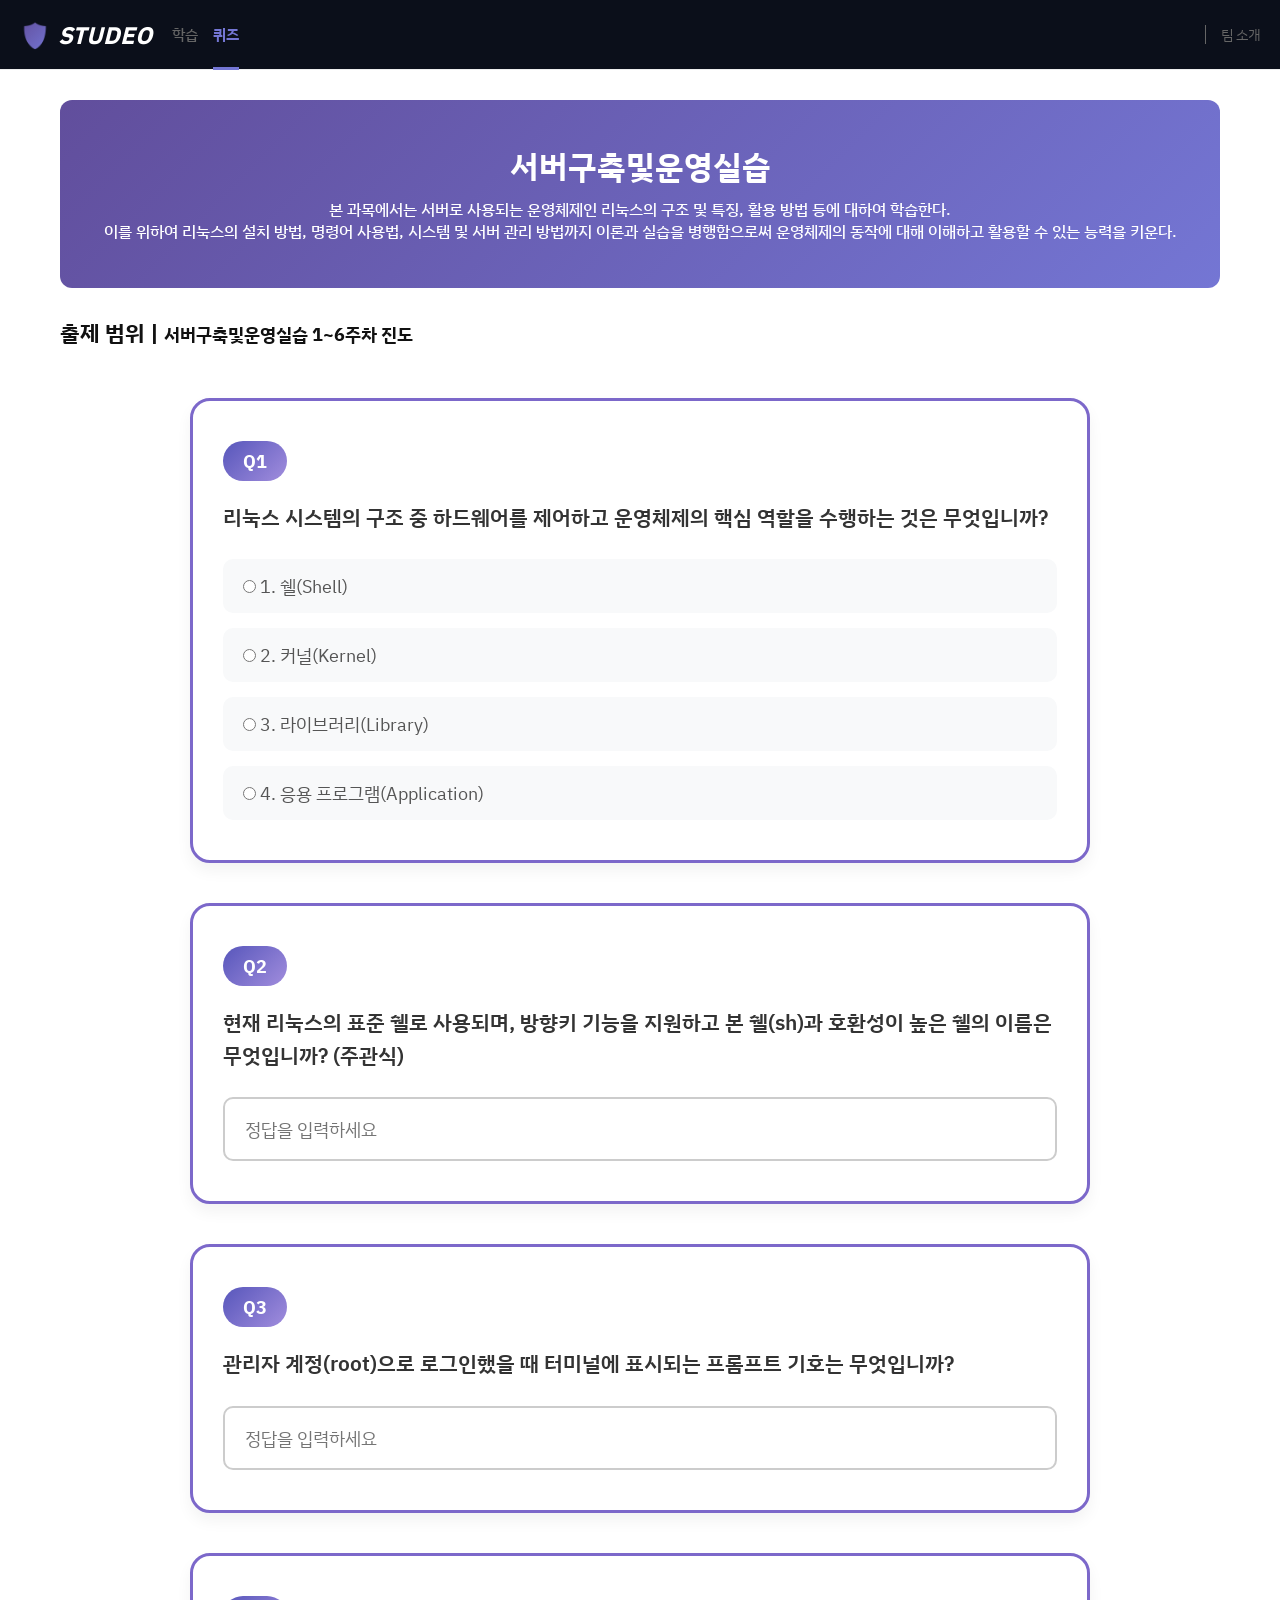
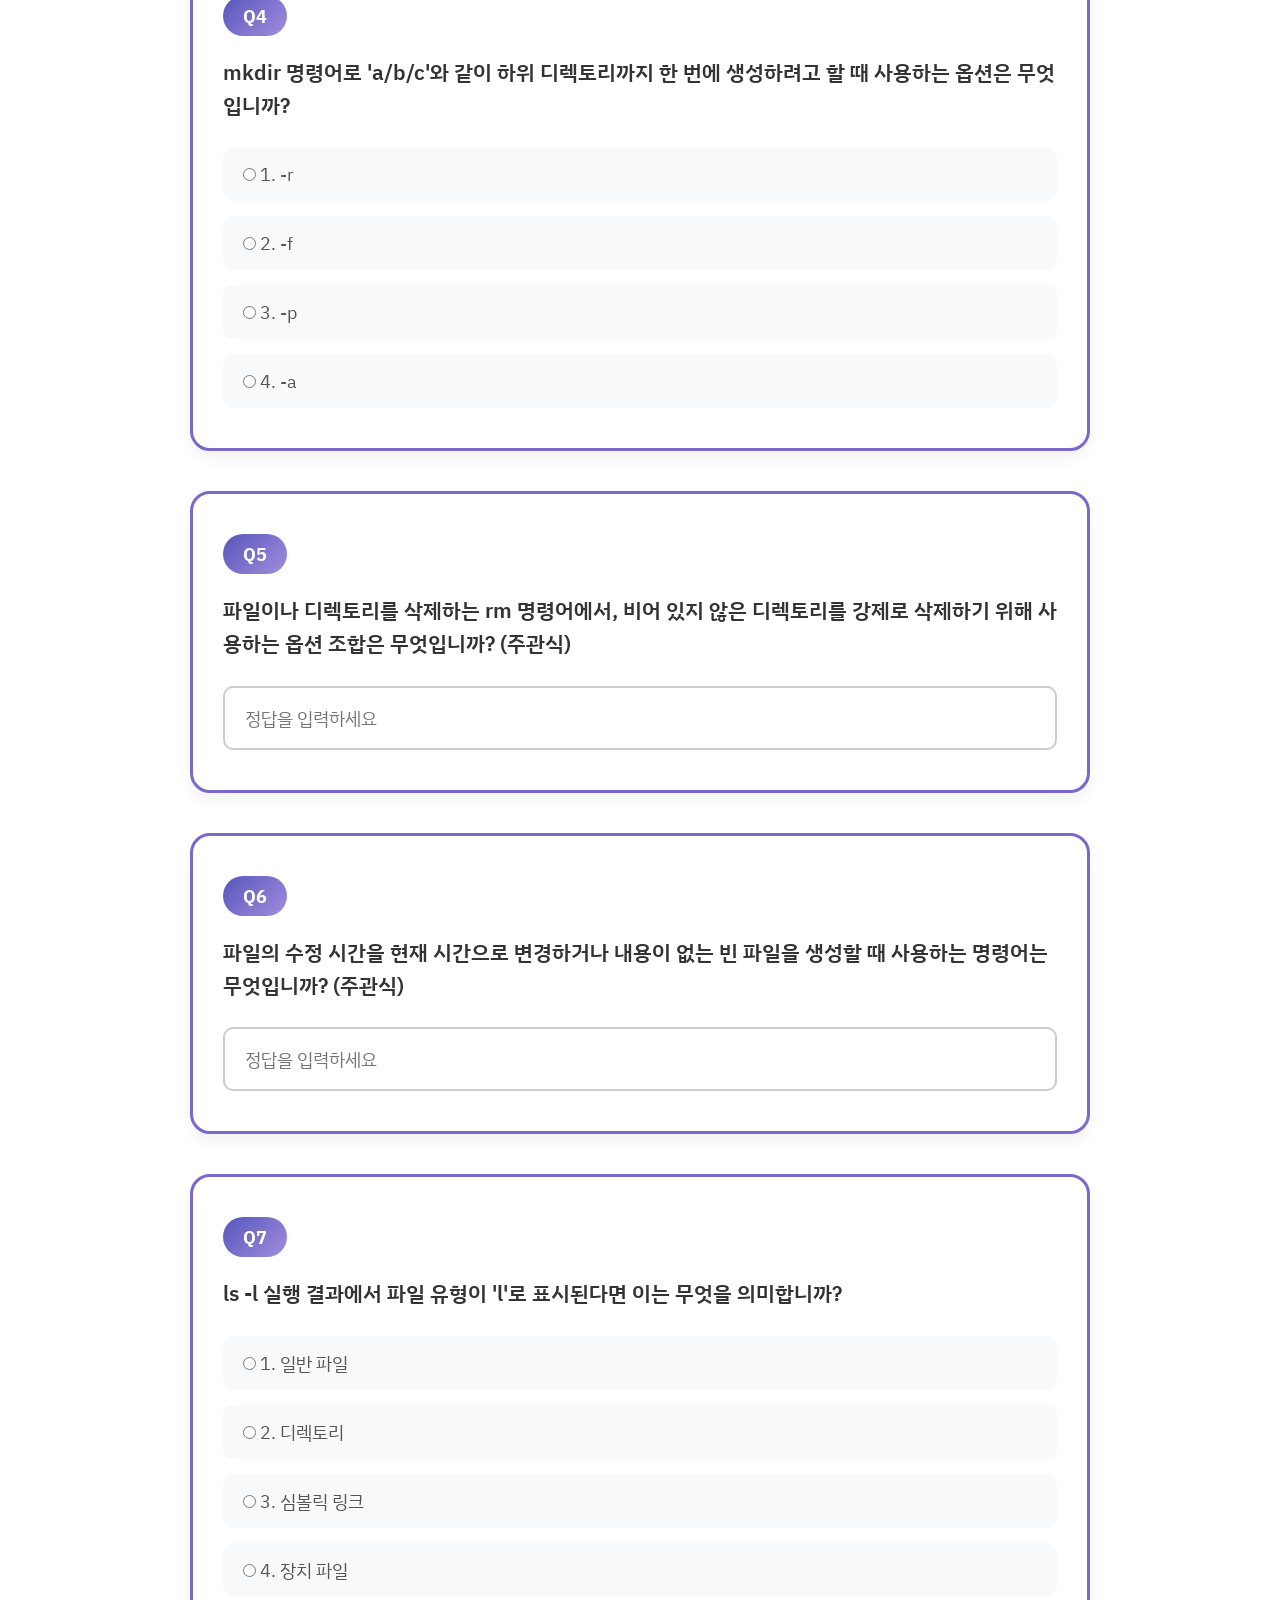
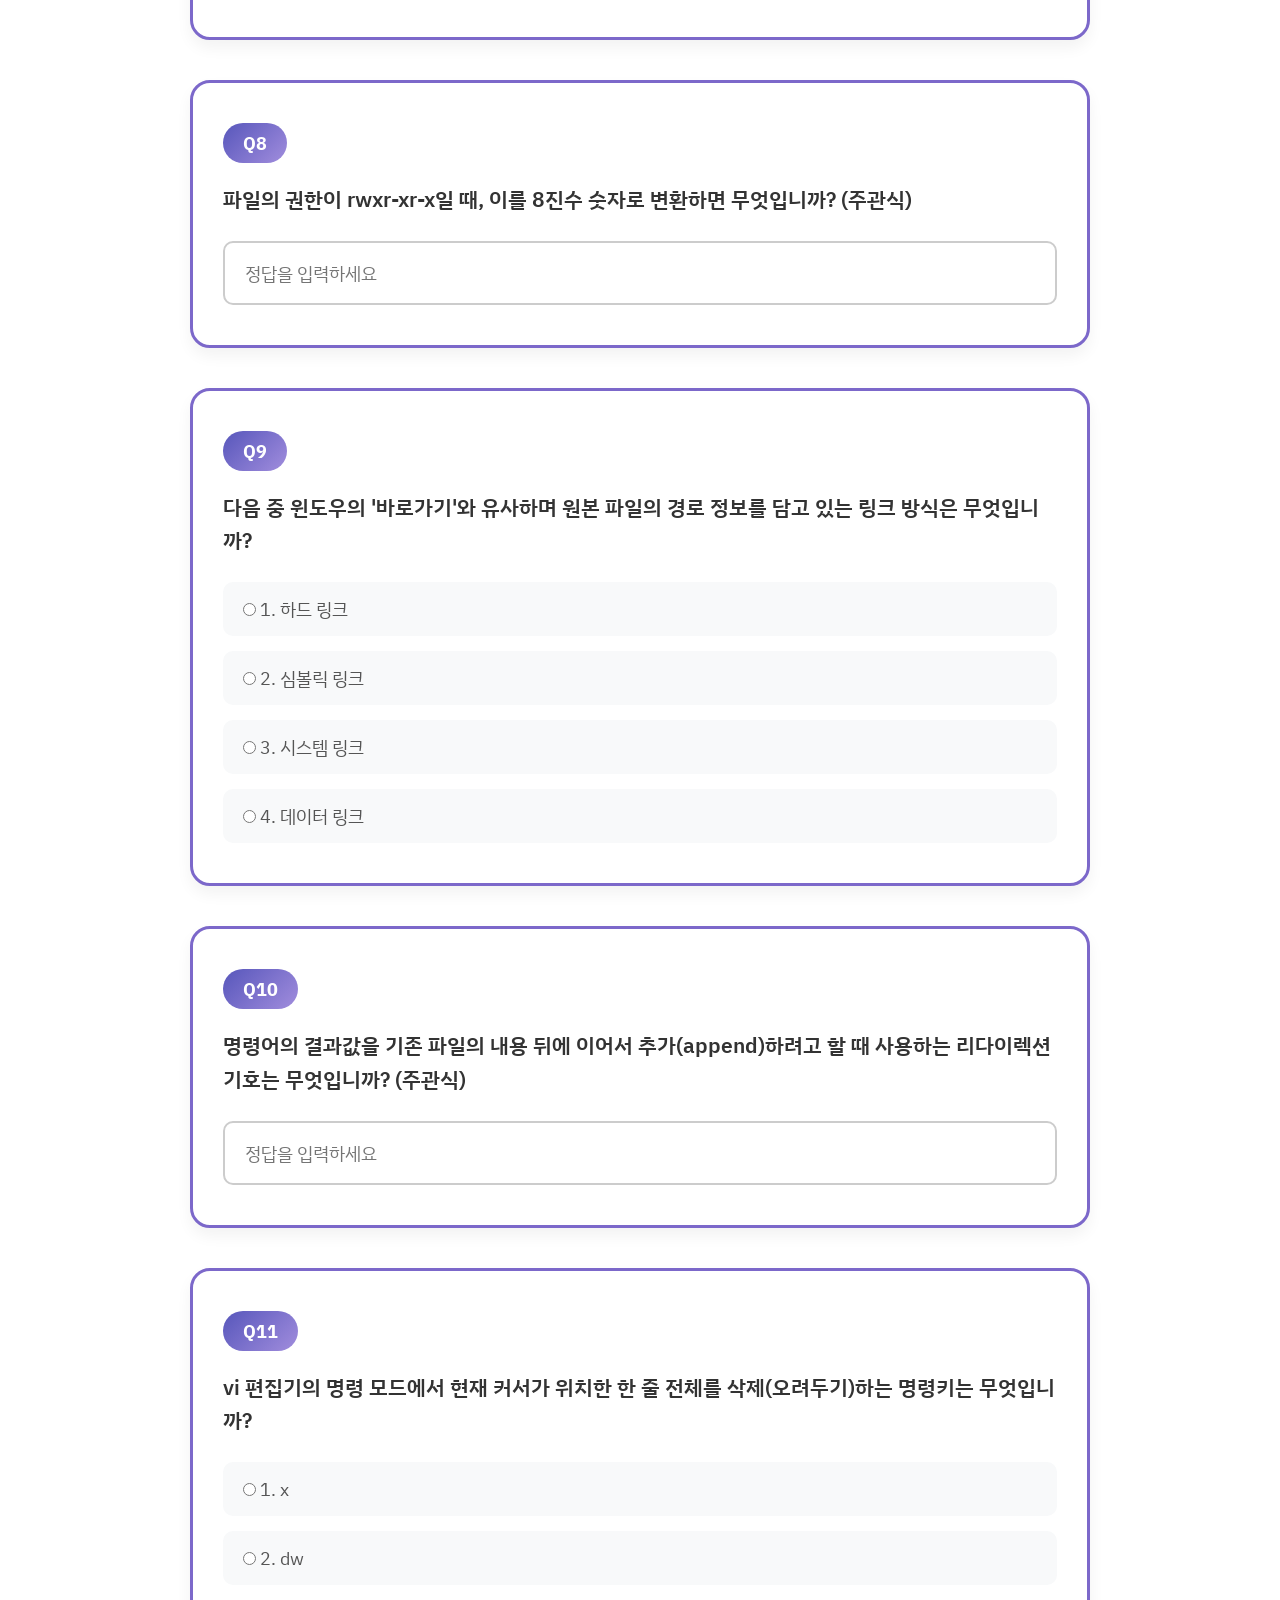
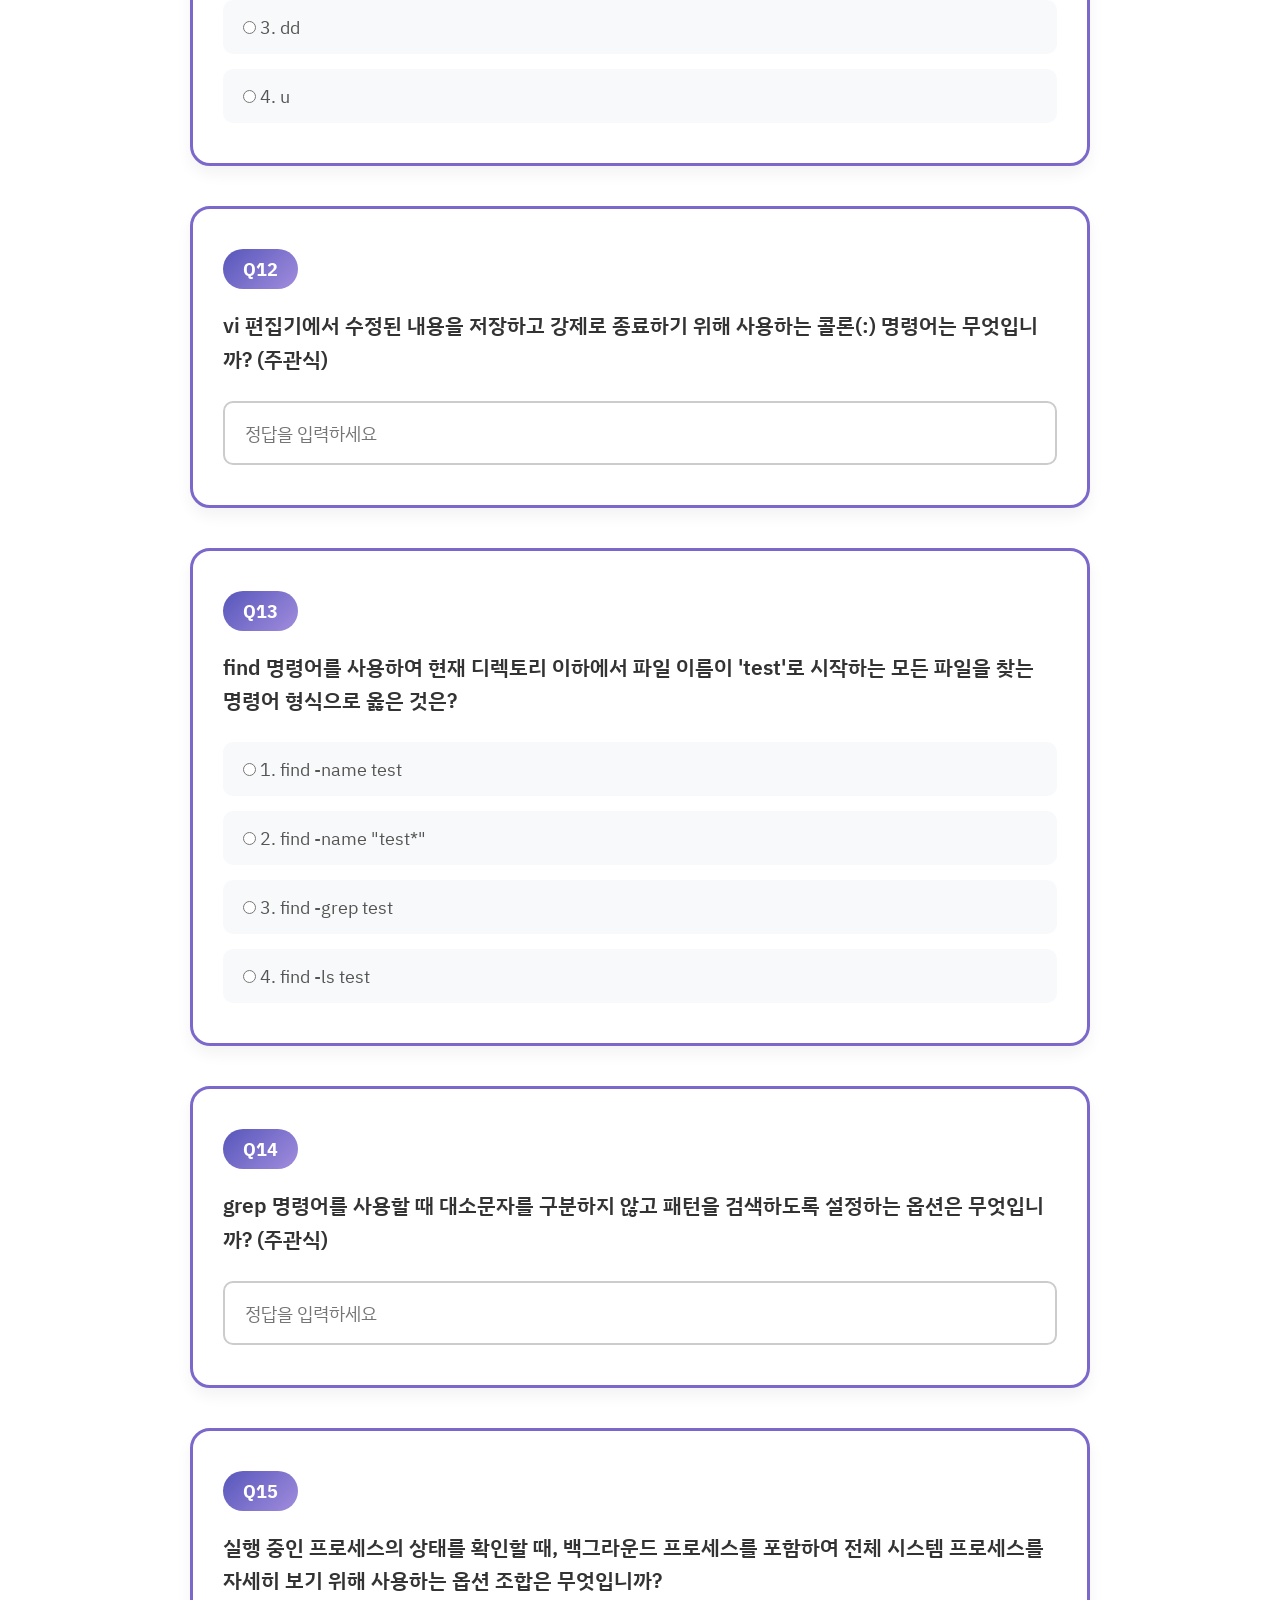
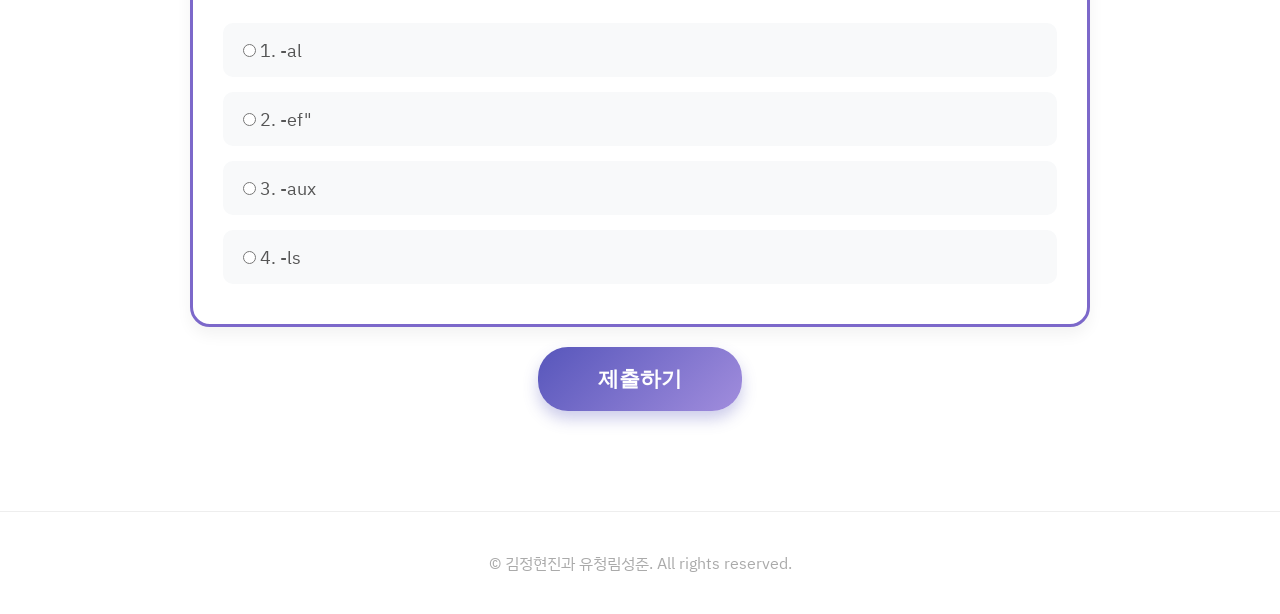
<file: src/pages/quiz/server.html>
<!doctype html>
<html lang="ko">
  <head>
    <meta charset="UTF-8" />
    <meta name="viewport" content="width=device-width, initial-scale=1.0" />
    <title>STUDEO</title>
    <link rel="preconnect" href="https://fonts.googleapis.com" />
    <link rel="preconnect" href="https://fonts.gstatic.com" crossorigin />
    <link
      href="https://fonts.googleapis.com/css2?family=IBM+Plex+Sans+KR&display=swap"
      rel="stylesheet"
    />
    <link rel="stylesheet" href="../../style/style.css" />
    <link rel="stylesheet" href="../../style/banner.css" />
    <link rel="stylesheet" href="../../style/card.css" />
    <link rel="stylesheet" href="../../style/question.css" />
  </head>
  <body>
    <header>
      <div class="header-left">
        <a href="../../../index.html" class="logo">
          <span
            style="
              background: linear-gradient(135deg, #614e9c, #7476d4);
              -webkit-background-clip: text;
              -webkit-text-fill-color: transparent;
            "
            >🛡️</span
          ><span style="font-style: italic">STUDEO</span>
        </a>
        <ul class="nav-links">
          <li><a href="../learn.html">학습</a></li>
          <li class="active"><a href="./quizzes.html">퀴즈</a></li>
        </ul>
      </div>
      <div class="header-right">
        <a href="../team.html" class="team-link">팀 소개</a>
      </div>
    </header>

    <div class="container">
      <div class="banner" id="main-banner">
        <div class="banner-text" id="main-banner-text">
          <h1>서버구축및운영실습</h1>
          <h3>
            본 과목에서는 서버로 사용되는 운영체제인 리눅스의 구조 및 특징, 활용
            방법 등에 대하여 학습한다.<br />
            이를 위하여 리눅스의 설치 방법, 명령어 사용법, 시스템 및 서버 관리
            방법까지 이론과 실습을 병행함으로써 운영체제의 동작에 대해 이해하고
            활용할 수 있는 능력을 키운다.
          </h3>
        </div>
      </div>

      <div class="tabs">
        <span
          >출제 범위 |
          <span style="font-size: smaller">
            서버구축및운영실습 1~6주차 진도
          </span></span
        >
      </div>
    </div>

    <div class="question_list">
      <div class="question_box">
        <div class="q_num">Q1</div>
        <p class="q_text">
          리눅스 시스템의 구조 중 하드웨어를 제어하고 운영체제의 핵심 역할을
          수행하는 것은 무엇입니까?
        </p>
        <div class="q_choices">
          <label
            ><input type="radio" name="serq1" value="1" /> 1. 쉘(Shell)</label
          >
          <label
            ><input type="radio" name="serq1" value="2" /> 2.
            커널(Kernel)</label
          >
          <label
            ><input type="radio" name="serq1" value="3" /> 3.
            라이브러리(Library)</label
          >
          <label
            ><input type="radio" name="serq1" value="4" /> 4. 응용
            프로그램(Application)</label
          >
        </div>
      </div>

      <div class="question_box">
        <div class="q_num">Q2</div>
        <p class="q_text">
          현재 리눅스의 표준 쉘로 사용되며, 방향키 기능을 지원하고 본 쉘(sh)과
          호환성이 높은 쉘의 이름은 무엇입니까? (주관식)
        </p>
        <div class="q_answer">
          <input type="text" id="serq2" placeholder="정답을 입력하세요" />
        </div>
      </div>

      <div class="question_box">
        <div class="q_num">Q3</div>
        <p class="q_text">
          관리자 계정(root)으로 로그인했을 때 터미널에 표시되는 프롬프트 기호는
          무엇입니까?
        </p>
        <div class="q_answer">
          <input type="text" id="serq3" placeholder="정답을 입력하세요" />
        </div>
      </div>

      <div class="question_box">
        <div class="q_num">Q4</div>
        <p class="q_text">
          mkdir 명령어로 'a/b/c'와 같이 하위 디렉토리까지 한 번에 생성하려고 할
          때 사용하는 옵션은 무엇입니까?
        </p>
        <div class="q_choices">
          <label><input type="radio" name="serq4" value="1" /> 1. -r</label>
          <label><input type="radio" name="serq4" value="2" /> 2. -f</label>
          <label><input type="radio" name="serq4" value="3" /> 3. -p</label>
          <label><input type="radio" name="serq4" value="4" /> 4. -a</label>
        </div>
      </div>

      <div class="question_box">
        <div class="q_num">Q5</div>
        <p class="q_text">
          파일이나 디렉토리를 삭제하는 rm 명령어에서, 비어 있지 않은 디렉토리를
          강제로 삭제하기 위해 사용하는 옵션 조합은 무엇입니까? (주관식)
        </p>
        <div class="q_answer">
          <input type="text" id="serq5" placeholder="정답을 입력하세요" />
        </div>
      </div>

      <div class="question_box">
        <div class="q_num">Q6</div>
        <p class="q_text">
          파일의 수정 시간을 현재 시간으로 변경하거나 내용이 없는 빈 파일을
          생성할 때 사용하는 명령어는 무엇입니까? (주관식)
        </p>
        <div class="q_answer">
          <input type="text" id="serq6" placeholder="정답을 입력하세요" />
        </div>
      </div>

      <div class="question_box">
        <div class="q_num">Q7</div>
        <p class="q_text">
          ls -l 실행 결과에서 파일 유형이 'l'로 표시된다면 이는 무엇을
          의미합니까?
        </p>
        <div class="q_choices">
          <label
            ><input type="radio" name="serq7" value="1" /> 1. 일반 파일</label
          >
          <label
            ><input type="radio" name="serq7" value="2" /> 2. 디렉토리</label
          >
          <label
            ><input type="radio" name="serq7" value="3" /> 3. 심볼릭 링크</label
          >
          <label
            ><input type="radio" name="serq7" value="4" /> 4. 장치 파일</label
          >
        </div>
      </div>

      <div class="question_box">
        <div class="q_num">Q8</div>
        <p class="q_text">
          파일의 권한이 rwxr-xr-x일 때, 이를 8진수 숫자로 변환하면 무엇입니까?
          (주관식)
        </p>
        <div class="q_answer">
          <input type="text" id="serq8" placeholder="정답을 입력하세요" />
        </div>
      </div>

      <div class="question_box">
        <div class="q_num">Q9</div>
        <p class="q_text">
          다음 중 윈도우의 '바로가기'와 유사하며 원본 파일의 경로 정보를 담고
          있는 링크 방식은 무엇입니까?
        </p>
        <div class="q_choices">
          <label
            ><input type="radio" name="serq9" value="1" /> 1. 하드 링크</label
          >
          <label
            ><input type="radio" name="serq9" value="2" /> 2. 심볼릭 링크</label
          >
          <label
            ><input type="radio" name="serq9" value="3" /> 3. 시스템 링크</label
          >
          <label
            ><input type="radio" name="serq9" value="4" /> 4. 데이터 링크</label
          >
        </div>
      </div>

      <div class="question_box">
        <div class="q_num">Q10</div>
        <p class="q_text">
          명령어의 결과값을 기존 파일의 내용 뒤에 이어서 추가(append)하려고 할
          때 사용하는 리다이렉션 기호는 무엇입니까? (주관식)
        </p>
        <div class="q_answer">
          <input type="text" id="serq10" placeholder="정답을 입력하세요" />
        </div>
      </div>

      <div class="question_box">
        <div class="q_num">Q11</div>
        <p class="q_text">
          vi 편집기의 명령 모드에서 현재 커서가 위치한 한 줄 전체를
          삭제(오려두기)하는 명령키는 무엇입니까?
        </p>
        <div class="q_choices">
          <label><input type="radio" name="serq11" value="1" /> 1. x</label>
          <label><input type="radio" name="serq11" value="2" /> 2. dw</label>
          <label><input type="radio" name="serq11" value="3" /> 3. dd</label>
          <label><input type="radio" name="serq11" value="4" /> 4. u</label>
        </div>
      </div>

      <div class="question_box">
        <div class="q_num">Q12</div>
        <p class="q_text">
          vi 편집기에서 수정된 내용을 저장하고 강제로 종료하기 위해 사용하는
          콜론(:) 명령어는 무엇입니까? (주관식)
        </p>
        <div class="q_answer">
          <input type="text" id="serq12" placeholder="정답을 입력하세요" />
        </div>
      </div>

      <div class="question_box">
        <div class="q_num">Q13</div>
        <p class="q_text">
          find 명령어를 사용하여 현재 디렉토리 이하에서 파일 이름이 'test'로
          시작하는 모든 파일을 찾는 명령어 형식으로 옳은 것은?
        </p>
        <div class="q_choices">
          <label
            ><input type="radio" name="serq13" value="1" /> 1. find -name
            test</label
          >
          <label
            ><input type="radio" name="serq13" value="2" /> 2. find -name
            "test*"</label
          >
          <label
            ><input type="radio" name="serq13" value="3" /> 3. find -grep
            test</label
          >
          <label
            ><input type="radio" name="serq13" value="4" /> 4. find -ls
            test</label
          >
        </div>
      </div>

      <div class="question_box">
        <div class="q_num">Q14</div>
        <p class="q_text">
          grep 명령어를 사용할 때 대소문자를 구분하지 않고 패턴을 검색하도록
          설정하는 옵션은 무엇입니까? (주관식)
        </p>
        <div class="q_answer">
          <input type="text" id="serq14" placeholder="정답을 입력하세요" />
        </div>
      </div>

      <div class="question_box">
        <div class="q_num">Q15</div>
        <p class="q_text">
          실행 중인 프로세스의 상태를 확인할 때, 백그라운드 프로세스를 포함하여
          전체 시스템 프로세스를 자세히 보기 위해 사용하는 옵션 조합은
          무엇입니까?
        </p>
        <div class="q_choices">
          <label><input type="radio" name="serq15" value="1" /> 1. -al</label>
          <label><input type="radio" name="serq15" value="2" /> 2. -ef"</label>
          <label><input type="radio" name="serq15" value="3" /> 3. -aux</label>
          <label><input type="radio" name="serq15" value="4" /> 4. -ls</label>
        </div>
      </div>
    </div>
    <div class="submit_box">
      <button type="button" class="btn_submit">제출하기</button>
    </div>
    <footer>© 김정현진과 유청림성준. All rights reserved.</footer>
  </body>
</html>
</file>
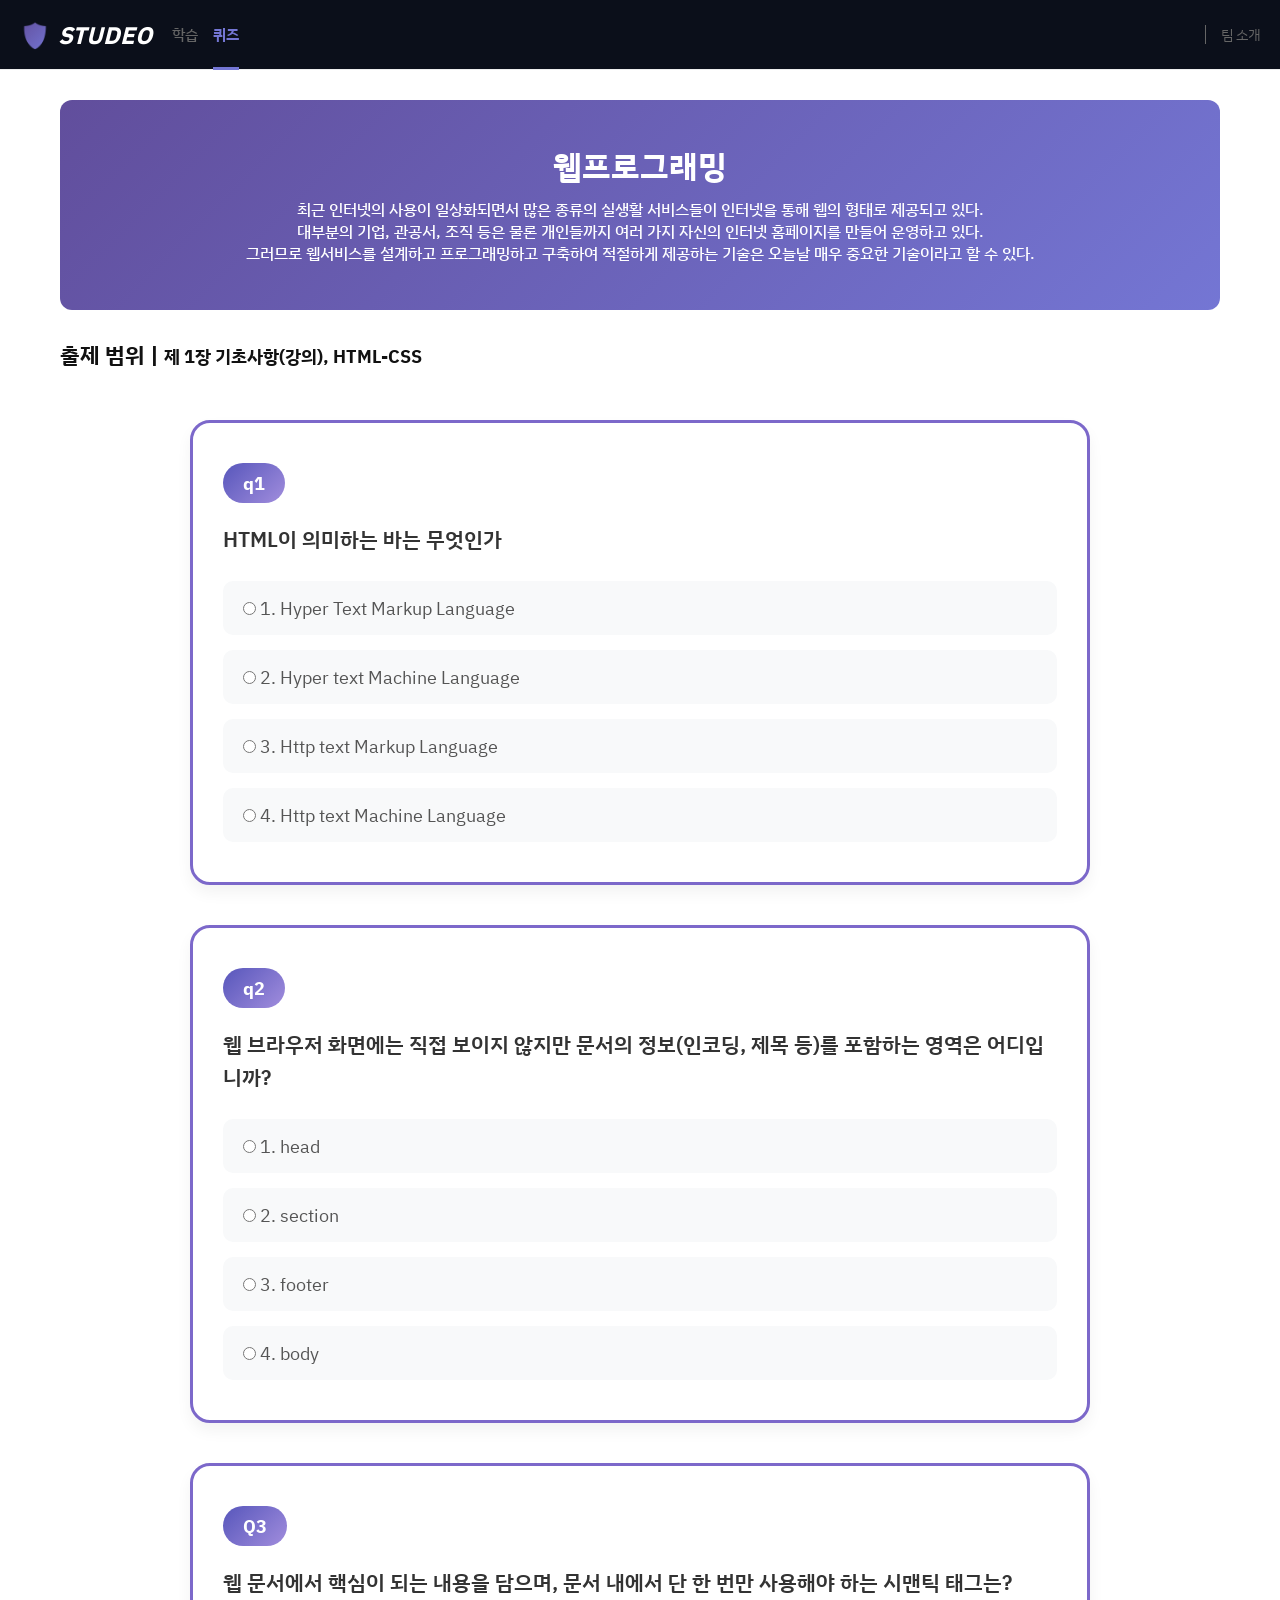
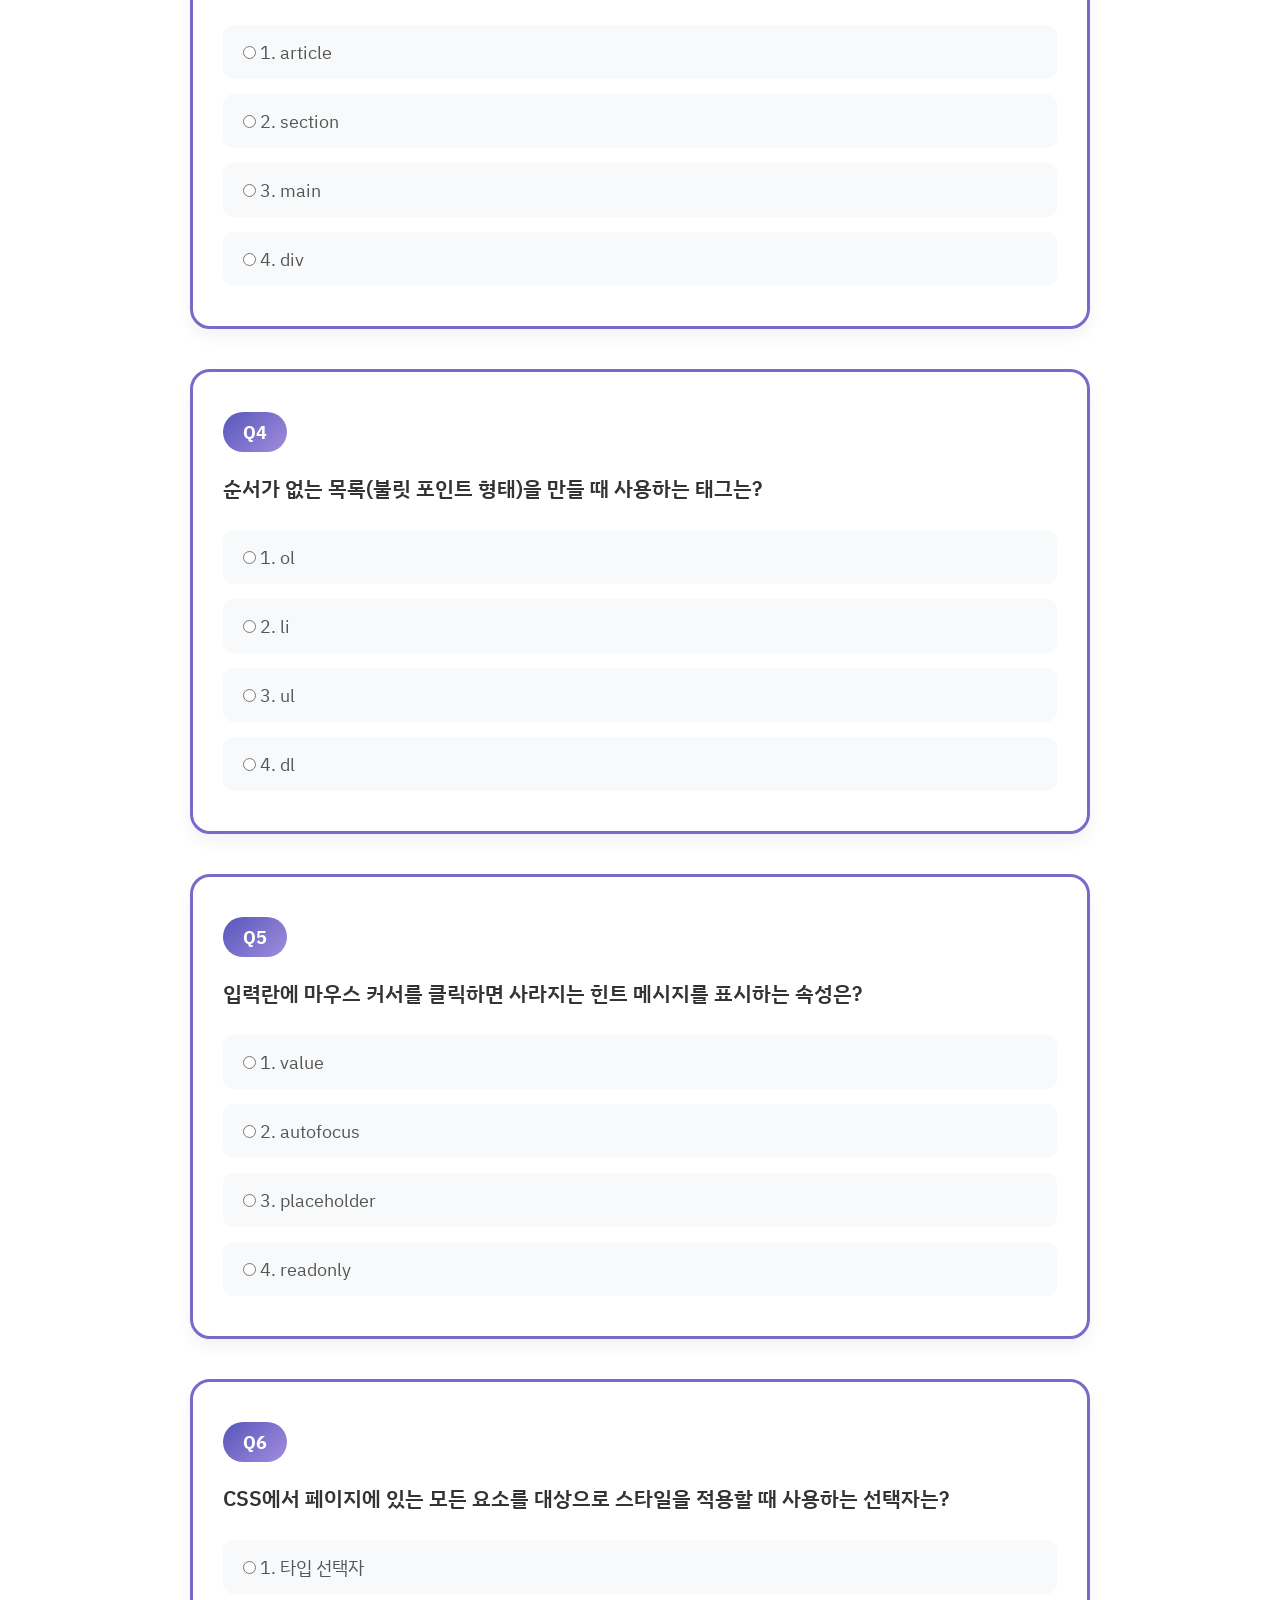
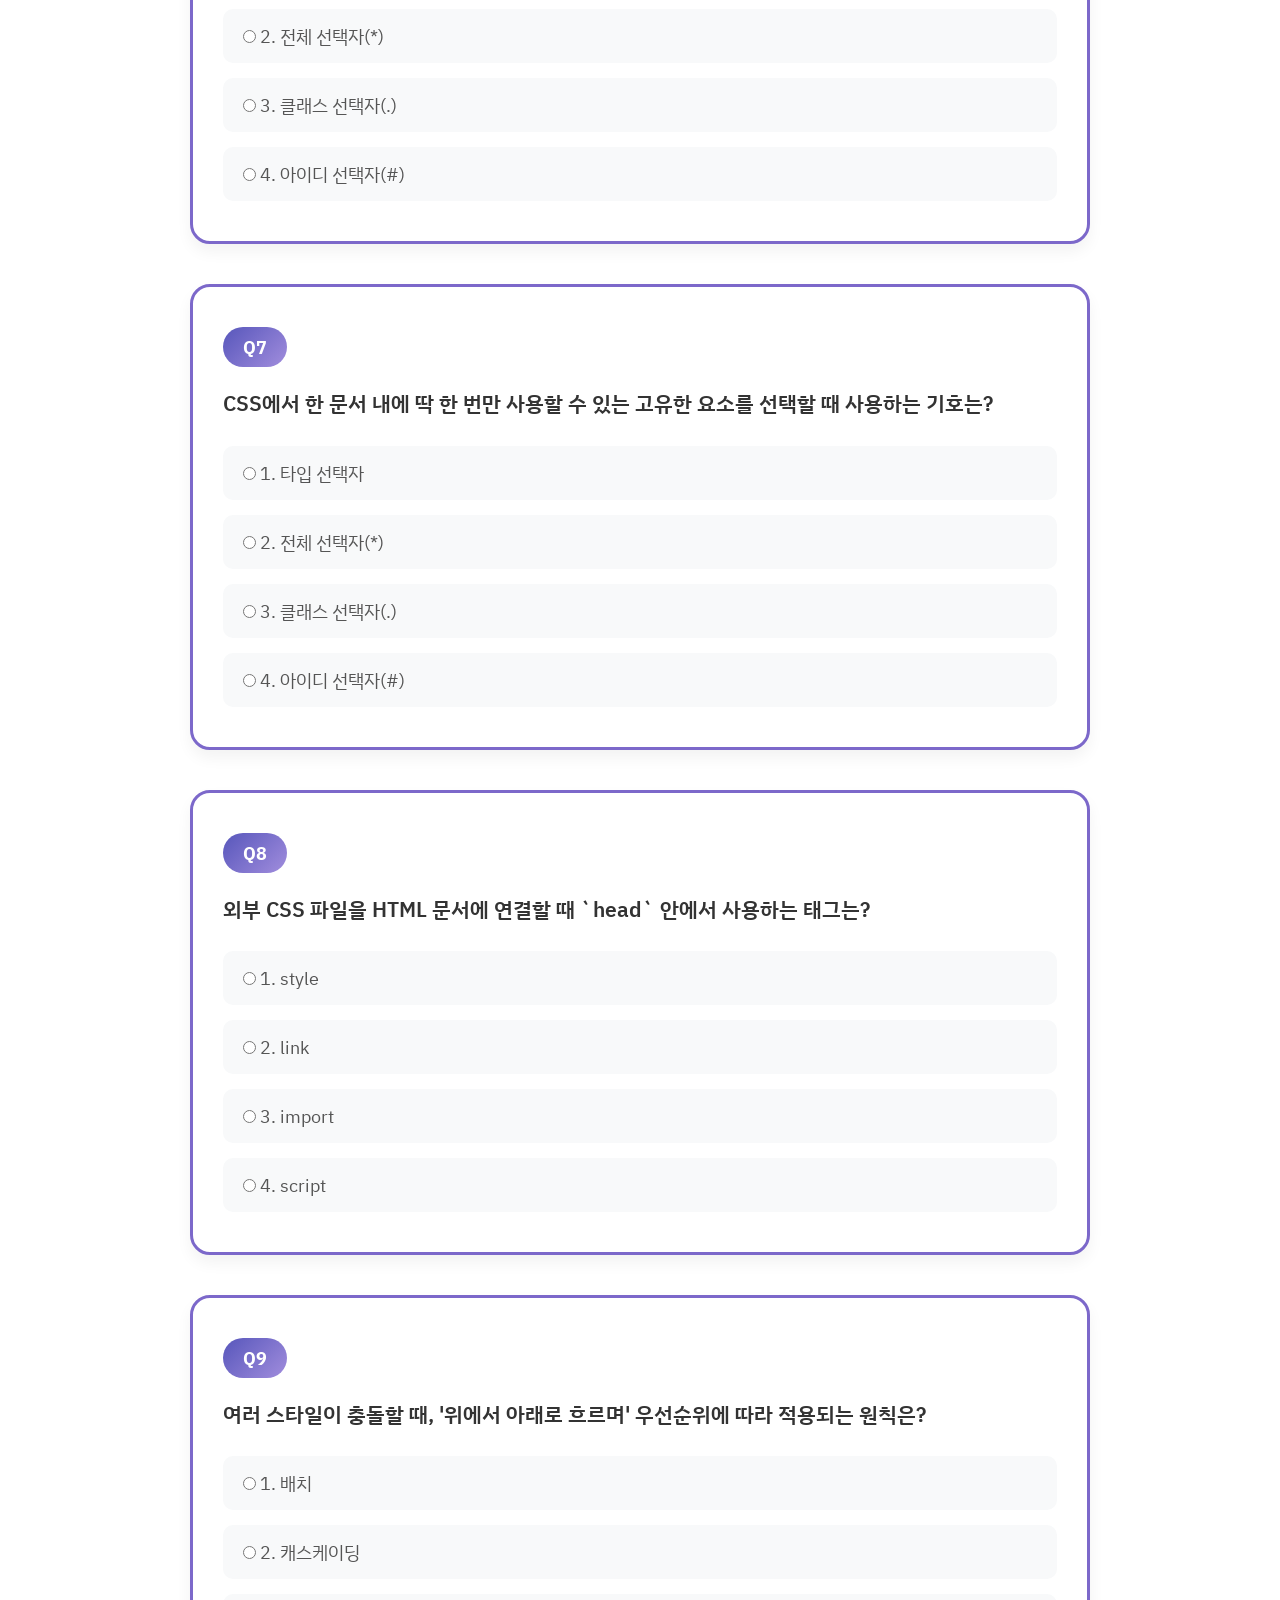
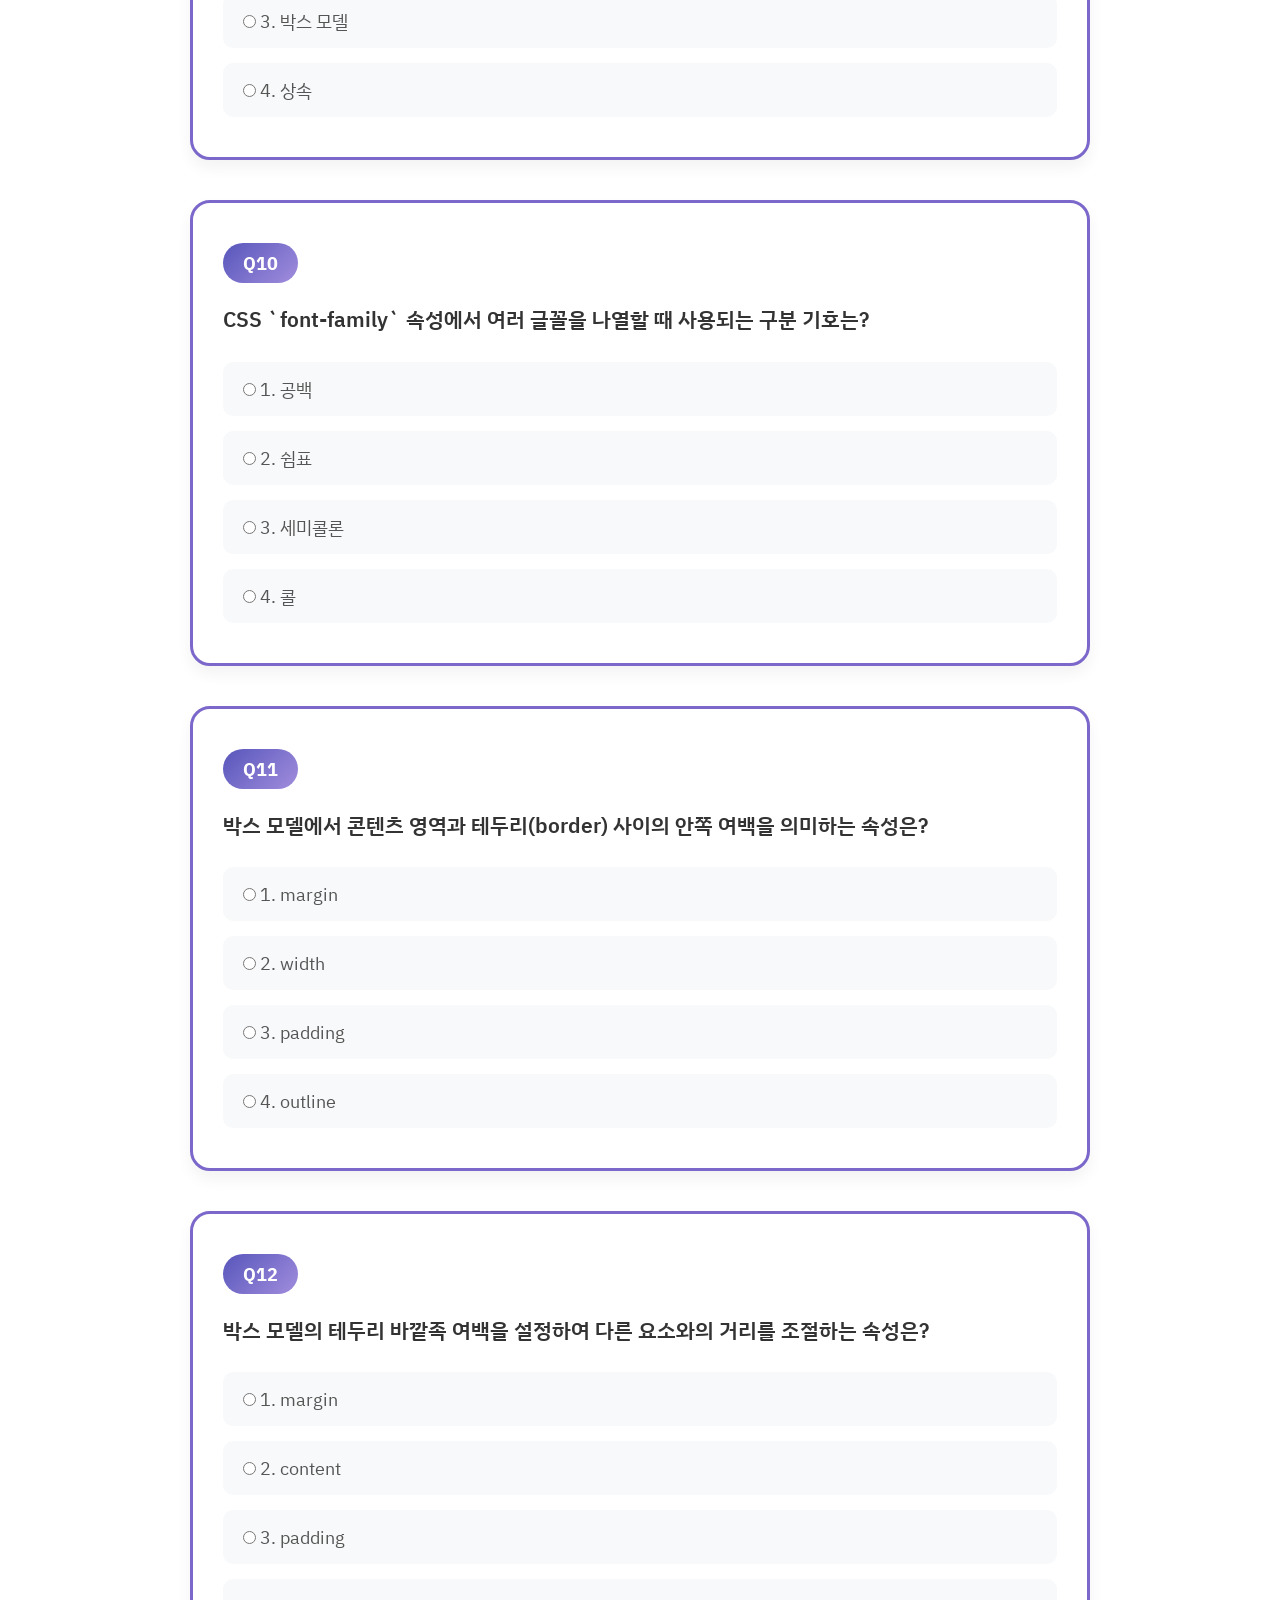
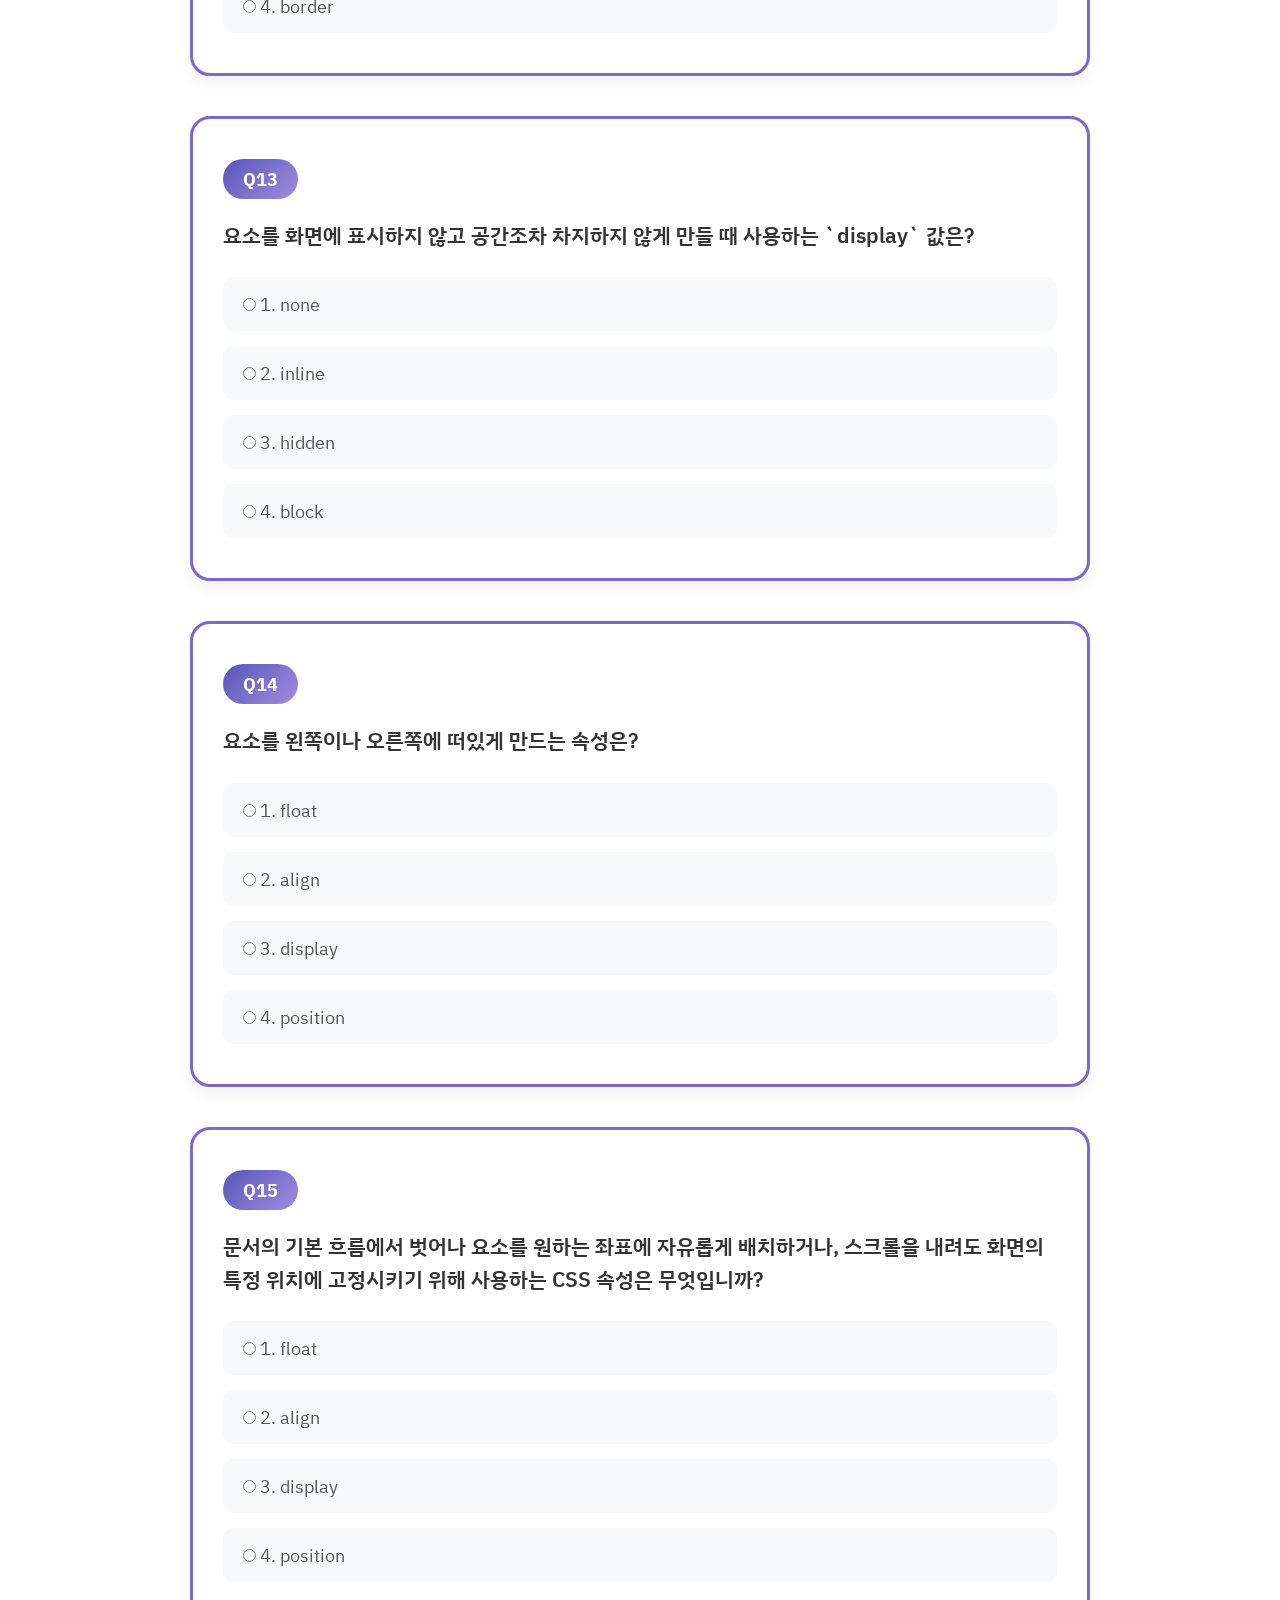
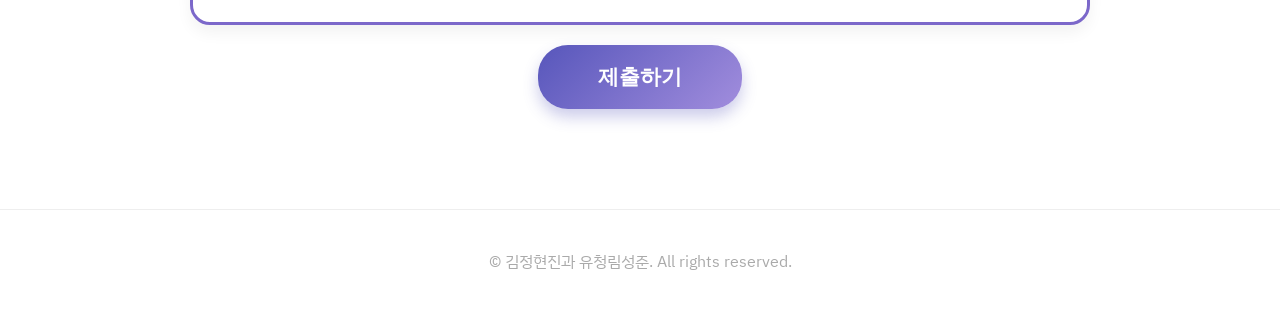
<file: src/pages/quiz/web.html>
<!doctype html>
<html lang="ko">
  <head>
    <meta charset="UTF-8" />
    <meta name="viewport" content="width=device-width, initial-scale=1.0" />
    <title>STUDEO</title>
    <link rel="preconnect" href="https://fonts.googleapis.com" />
    <link rel="preconnect" href="https://fonts.gstatic.com" crossorigin />
    <link
      href="https://fonts.googleapis.com/css2?family=IBM+Plex+Sans+KR&display=swap"
      rel="stylesheet"
    />
    <link rel="stylesheet" href="../../style/style.css" />
    <link rel="stylesheet" href="../../style/banner.css" />
    <link rel="stylesheet" href="../../style/card.css" />
    <link rel="stylesheet" href="../../style/question.css" />
  </head>
  <body>
    <header>
      <div class="header-left">
        <a href="../../../index.html" class="logo">
          <span
            style="
              background: linear-gradient(135deg, #614e9c, #7476d4);
              -webkit-background-clip: text;
              -webkit-text-fill-color: transparent;
            "
            >🛡️</span
          ><span style="font-style: italic">STUDEO</span>
        </a>
        <ul class="nav-links">
          <li><a href="../learn.html">학습</a></li>
          <li class="active"><a href="./quizzes.html">퀴즈</a></li>
        </ul>
      </div>
      <div class="header-right">
        <a href="../team.html" class="team-link">팀 소개</a>
      </div>
    </header>

    <div class="container">
      <div class="banner" id="main-banner">
        <div class="banner-text" id="main-banner-text">
          <h1>웹프로그래밍</h1>
          <h3>
            최근 인터넷의 사용이 일상화되면서 많은 종류의 실생활 서비스들이
            인터넷을 통해 웹의 형태로 제공되고 있다.<br />
            대부분의 기업, 관공서, 조직 등은 물론 개인들까지 여러 가지 자신의
            인터넷 홈페이지를 만들어 운영하고 있다.<br />
            그러므로 웹서비스를 설계하고 프로그래밍하고 구축하여 적절하게
            제공하는 기술은 오늘날 매우 중요한 기술이라고 할 수 있다.
          </h3>
        </div>
      </div>

      <div class="tabs">
        <span
          >출제 범위 |
          <span style="font-size: smaller">
            제 1장 기초사항(강의), HTML-CSS
          </span></span
        >
      </div>
    </div>

    <div class="question_list">
      <div class="question_box">
        <div class="q_num">q1</div>
        <p class="q_text">HTML이 의미하는 바는 무엇인가</p>
        <div class="q_choices">
          <label
            ><input type="radio" name="wq1" value="1" /> 1. Hyper Text Markup
            Language</label
          >
          <label
            ><input type="radio" name="wq1" value="2" /> 2. Hyper text Machine
            Language</label
          >
          <label
            ><input type="radio" name="wq1" value="3" /> 3. Http text Markup
            Language</label
          >
          <label
            ><input type="radio" name="wq1" value="4" /> 4. Http text Machine
            Language</label
          >
        </div>
      </div>

      <div class="question_box">
        <div class="q_num">q2</div>
        <p class="q_text">
          웹 브라우저 화면에는 직접 보이지 않지만 문서의 정보(인코딩, 제목 등)를
          포함하는 영역은 어디입니까?
        </p>
        <div class="q_choices">
          <label><input type="radio" name="wq2" value="1" /> 1. head</label>
          <label><input type="radio" name="wq2" value="2" /> 2. section</label>
          <label><input type="radio" name="wq2" value="3" /> 3. footer</label>
          <label><input type="radio" name="wq2" value="4" /> 4. body</label>
        </div>
      </div>

      <div class="question_box">
        <div class="q_num">Q3</div>
        <p class="q_text">
          웹 문서에서 핵심이 되는 내용을 담으며, 문서 내에서 단 한 번만 사용해야
          하는 시맨틱 태그는?
        </p>
        <div class="q_choices">
          <label><input type="radio" name="wq3" value="1" /> 1. article</label>
          <label><input type="radio" name="wq3" value="2" /> 2. section</label>
          <label><input type="radio" name="wq3" value="3" /> 3. main</label>
          <label><input type="radio" name="wq3" value="4" /> 4. div</label>
        </div>
      </div>

      <div class="question_box">
        <div class="q_num">Q4</div>
        <p class="q_text">
          순서가 없는 목록(불릿 포인트 형태)을 만들 때 사용하는 태그는?
        </p>
        <div class="q_choices">
          <label><input type="radio" name="wq4" value="1" /> 1. ol</label>
          <label><input type="radio" name="wq4" value="2" /> 2. li</label>
          <label><input type="radio" name="wq4" value="3" /> 3. ul</label>
          <label><input type="radio" name="wq4" value="4" /> 4. dl</label>
        </div>
      </div>

      <div class="question_box">
        <div class="q_num">Q5</div>
        <p class="q_text">
          입력란에 마우스 커서를 클릭하면 사라지는 힌트 메시지를 표시하는
          속성은?
        </p>
        <div class="q_choices">
          <label><input type="radio" name="wq5" value="1" /> 1. value</label>
          <label
            ><input type="radio" name="wq5" value="2" /> 2. autofocus</label
          >
          <label
            ><input type="radio" name="wq5" value="3" /> 3. placeholder</label
          >
          <label><input type="radio" name="wq5" value="4" /> 4. readonly</label>
        </div>
      </div>

      <div class="question_box">
        <div class="q_num">Q6</div>
        <p class="q_text">
          CSS에서 페이지에 있는 모든 요소를 대상으로 스타일을 적용할 때 사용하는
          선택자는?
        </p>
        <div class="q_choices">
          <label
            ><input type="radio" name="wq6" value="1" /> 1. 타입 선택자</label
          >
          <label
            ><input type="radio" name="wq6" value="2" /> 2. 전체
            선택자(*)</label
          >
          <label
            ><input type="radio" name="wq6" value="3" /> 3. 클래스
            선택자(.)</label
          >
          <label
            ><input type="radio" name="wq6" value="4" /> 4. 아이디
            선택자(#)</label
          >
        </div>
      </div>

      <div class="question_box">
        <div class="q_num">Q7</div>
        <p class="q_text">
          CSS에서 한 문서 내에 딱 한 번만 사용할 수 있는 고유한 요소를 선택할 때
          사용하는 기호는?
        </p>
        <div class="q_choices">
          <label
            ><input type="radio" name="wq7" value="1" /> 1. 타입 선택자</label
          >
          <label
            ><input type="radio" name="wq7" value="2" /> 2. 전체
            선택자(*)</label
          >
          <label
            ><input type="radio" name="wq7" value="3" /> 3. 클래스
            선택자(.)</label
          >
          <label
            ><input type="radio" name="wq7" value="4" /> 4. 아이디
            선택자(#)</label
          >
        </div>
      </div>

      <div class="question_box">
        <div class="q_num">Q8</div>
        <p class="q_text">
          외부 CSS 파일을 HTML 문서에 연결할 때 `head` 안에서 사용하는 태그는?
        </p>
        <div class="q_choices">
          <label><input type="radio" name="wq8" value="1" /> 1. style</label>
          <label><input type="radio" name="wq8" value="2" /> 2. link</label>
          <label><input type="radio" name="wq8" value="3" /> 3. import</label>
          <label><input type="radio" name="wq8" value="4" /> 4. script</label>
        </div>
      </div>

      <div class="question_box">
        <div class="q_num">Q9</div>
        <p class="q_text">
          여러 스타일이 충돌할 때, '위에서 아래로 흐르며' 우선순위에 따라
          적용되는 원칙은?
        </p>

        <div class="q_choices">
          <label><input type="radio" name="wq9" value="1" /> 1. 배치</label>
          <label
            ><input type="radio" name="wq9" value="2" /> 2. 캐스케이딩</label
          >
          <label
            ><input type="radio" name="wq9" value="3" /> 3. 박스 모델</label
          >
          <label><input type="radio" name="wq9" value="4" /> 4. 상속</label>
        </div>
      </div>

      <div class="question_box">
        <div class="q_num">Q10</div>
        <p class="q_text">
          CSS `font-family` 속성에서 여러 글꼴을 나열할 때 사용되는 구분 기호는?
        </p>

        <div class="q_choices">
          <label><input type="radio" name="wq10" value="1" /> 1. 공백</label>
          <label><input type="radio" name="wq10" value="2" /> 2. 쉼표</label>
          <label
            ><input type="radio" name="wq10" value="3" /> 3. 세미콜론</label
          >
          <label><input type="radio" name="wq10" value="4" /> 4. 콜</label>
        </div>
      </div>

      <div class="question_box">
        <div class="q_num">Q11</div>
        <p class="q_text">
          박스 모델에서 콘텐츠 영역과 테두리(border) 사이의 안쪽 여백을 의미하는
          속성은?
        </p>

        <div class="q_choices">
          <label><input type="radio" name="wq11" value="1" /> 1. margin</label>
          <label><input type="radio" name="wq11" value="2" /> 2. width</label>
          <label><input type="radio" name="wq11" value="3" /> 3. padding</label>
          <label><input type="radio" name="wq11" value="4" /> 4. outline</label>
        </div>
      </div>

      <div class="question_box">
        <div class="q_num">Q12</div>
        <p class="q_text">
          박스 모델의 테두리 바깥족 여백을 설정하여 다른 요소와의 거리를
          조절하는 속성은?
        </p>
        <div class="q_choices">
          <label><input type="radio" name="wq12" value="1" /> 1. margin</label>
          <label><input type="radio" name="wq12" value="2" /> 2. content</label>
          <label><input type="radio" name="wq12" value="3" /> 3. padding</label>
          <label><input type="radio" name="wq12" value="4" /> 4. border</label>
        </div>
      </div>

      <div class="question_box">
        <div class="q_num">Q13</div>
        <p class="q_text">
          요소를 화면에 표시하지 않고 공간조차 차지하지 않게 만들 때 사용하는
          `display` 값은?
        </p>
        <div class="q_choices">
          <label><input type="radio" name="wq13" value="1" /> 1. none</label>
          <label><input type="radio" name="wq13" value="2" /> 2. inline</label>
          <label><input type="radio" name="wq13" value="3" /> 3. hidden</label>
          <label><input type="radio" name="wq13" value="4" /> 4. block</label>
        </div>
      </div>

      <div class="question_box">
        <div class="q_num">Q14</div>
        <p class="q_text">요소를 왼쪽이나 오른쪽에 떠있게 만드는 속성은?</p>
        <div class="q_choices">
          <label><input type="radio" name="wq14" value="1" /> 1. float</label>
          <label><input type="radio" name="wq14" value="2" /> 2. align</label>
          <label><input type="radio" name="wq14" value="3" /> 3. display</label>
          <label
            ><input type="radio" name="wq14" value="4" /> 4. position</label
          >
        </div>
      </div>

      <div class="question_box">
        <div class="q_num">Q15</div>
        <p class="q_text">
          문서의 기본 흐름에서 벗어나 요소를 원하는 좌표에 자유롭게 배치하거나,
          스크롤을 내려도 화면의 특정 위치에 고정시키기 위해 사용하는 CSS 속성은
          무엇입니까?
        </p>
        <div class="q_choices">
          <label><input type="radio" name="wq15" value="1" /> 1. float</label>
          <label><input type="radio" name="wq15" value="2" /> 2. align</label>
          <label><input type="radio" name="wq15" value="3" /> 3. display</label>
          <label
            ><input type="radio" name="wq15" value="4" /> 4. position</label
          >
        </div>
      </div>
    </div>
    <div class="submit_box">
      <button type="button" class="btn_submit">제출하기</button>
    </div>
    <footer>© 김정현진과 유청림성준. All rights reserved.</footer>
  </body>
</html>
</file>
<file: src/style/style.css>
/* 기본 설정 */
* {
  margin: 0;
  padding: 0;
  box-sizing: border-box;
  font-family: 'IBM Plex Sans KR', sans-serif;
}

body {
  background-color: #ffffff;
  color: #333;
}
/* 
body.index-page {
  background: radial-gradient(circle 300px, #383e4f, #0b0f1a);
} */

a {
  text-decoration: none;
  color: inherit;
}
ul {
  list-style: none;
}

/* 컨테이너 */
.container {
  max-width: 1200px;
  margin: 0 auto;
  padding: 0 20px;
}

/* 헤더 */
header {
  display: flex;
  justify-content: space-between;
  align-items: center;
  height: 70px;
  background-color: #0b0f1a;
  padding: 0 20px;
}

header:not(.main-header) {
  border-bottom: 1px solid #eee;
}

.header-left,
.header-right {
  display: flex;
  align-items: center;
  gap: 20px;
}

.logo {
  font-size: 24px;
  font-weight: bold;
  color: #ffffff;
  display: flex;
  align-items: center;
  gap: 8px;
}

.nav-links {
  display: flex;
  gap: 15px;
  font-size: 15px;
  font-weight: 500;
  color: #666;
}

.nav-links li.active {
  color: #7476d4;
  font-weight: bold;
  position: relative;
}

.nav-links li.active::after {
  content: '';
  position: absolute;
  bottom: -25px;
  left: 0;
  width: 100%;
  height: 3px;
  background-color: #7476d4;
}

.team-link {
  font-size: 14px;
  color: #666;
  border-left: 1px solid #666;
  padding-left: 15px;
}

/* 탭 메뉴 */
.tabs {
  display: flex;
  gap: 20px;
  font-size: 22px;
  font-weight: bold;
  margin-bottom: 20px;
}

.tabs span {
  color: #111;
}

.tabs span.inactive {
  color: #bbb;
}

/* ----------- 검색창 ----------- */
.search-container {
  margin-bottom: 30px;
}

.search-input {
  width: 100%;
  padding: 15px 20px;
  border: 1px solid #eaeaea;
  border-radius: 8px;
  font-size: 15px;
  background-color: #fafafa;
}

/* ----------- 메인 레이아웃 ----------- */
.main-content {
  display: flex;
  gap: 40px;
  margin-bottom: 50px;
}

/* ----------- 사이드바 필터 ----------- */
.sidebar {
  width: 220px;
  flex-shrink: 0;
}

.filter-header {
  display: flex;
  justify-content: space-between;
  align-items: center;
  margin-bottom: 20px;
  font-weight: bold;
}

.filter-reset {
  font-size: 12px;
  color: #888;
  font-weight: normal;
}

.filter-group {
  margin-bottom: 25px;
}

.filter-group h4 {
  font-size: 14px;
  color: #555;
  margin-bottom: 12px;
}

.filter-item {
  display: flex;
  align-items: center;
  gap: 10px;
  margin-bottom: 10px;
  font-size: 14px;
  color: #666;
}

.filter-item input[type='checkbox'] {
  width: 16px;
  height: 16px;
  border: 1px solid #ccc;
  border-radius: 4px;
}

/* ----------- 카드 리스트 영역 ----------- */
.content-area {
  flex-grow: 1;
}

.content-header {
  display: flex;
  justify-content: space-between;
  align-items: center;
  margin-bottom: 20px;
}

.content-header h2 {
  font-size: 18px;
}

.content-header h2 span {
  color: #888;
  font-weight: normal;
}

.sort-select {
  padding: 6px 10px;
  border: 1px solid #eee;
  border-radius: 6px;
  font-size: 13px;
}

footer {
  margin-top: 80px;
  padding: 40px;
  border-top: 1px solid #eee;
  text-align: center;
  color: #aaa;
  /* max-height: 100px; */
}

/* ===== 모바일 대응 ===== */
@media (max-width: 768px) {
  .main-content {
    display: flex;
    flex-direction: column;
    gap: 20px;
  }

  .sidebar {
    width: 100%;
  }

  .content-area {
    width: 100%;
  }

  header {
    flex-direction: column;
    align-items: flex-start;
    height: auto;
    gap: 10px;
    padding: 10px 15px;
  }

  .header-left {
    width: 100%;
    justify-content: space-between;
  }

  .nav-links {
    width: 100%;
    justify-content: space-around;
    font-size: 14px;
  }

  .header-right {
    width: 100%;
    justify-content: flex-end;
  }

  .team-link {
    border: none;
    padding-left: 0;
  }
}
</file>
<file: src/style/banner.css>
/* 배너 섹션 */
.banner {
  background-color: #faf8f8;
  border-radius: 12px;
  padding: 40px;
  margin: 30px 0;
  display: flex;
  justify-content: space-between;
  align-items: center;
}
.banner-text h3 {
  font-size: 16px;
  color: #666;
  font-weight: 500;
  margin-bottom: 10px;
}
.banner-text h1 {
  font-size: 32px;
  font-weight: bold;
  line-height: 1.3;
}
.banner-text h1 span {
  color: #982532;
}
.banner-images {
  display: flex;
  align-items: center;
  justify-content: center;
}

#main-banner {
  background: linear-gradient(135deg, #614e9c, #7476d4);
  border: none;
  padding: 46px 0;
}

#main-banner-text {
  display: block; /* 블록 요소로 변경 */
  width: 100%; /* 너비를 꽉 채움 */
  text-align: center;
  color: #ffffff;
}

#main-banner-text h3 {
  margin: 10px 0;
  margin-bottom: 0;
  color: #ffffff;
  padding: 0 30px;
}

#main-btn-start {
  /* 배경 및 테두리 */
  background-color: #ffffff;
  color: #614e9c; /* 배너 시작색과 맞춘 보라색 글자 */
  border: none;
  border-radius: 25px; /* 둥근 버튼 모양 */

  /* 크기 및 여백 */
  padding: 12px 30px;
  font-size: 16px;
  font-weight: bold;

  /* 효과 */
  cursor: pointer;
  transition: all 0.3s ease; /* 부드러운 호버 효과 */
  box-shadow: 0 4px 15px rgba(0, 0, 0, 0.1); /* 미세한 그림자 */

  /* 위치 (중앙 정렬을 위해 필요시 추가) */
  margin-top: 20px;
  display: inline-block;
}

#main-btn-start:hover {
  background-color: #f0f0f0; /* 살짝 회색으로 변경 */
  transform: translateY(-2px); /* 살짝 위로 떠오르는 효과 */
  box-shadow: 0 6px 20px rgba(0, 0, 0, 0.15);
}

@media (max-width: 768px) {
  .banner {
    flex-direction: column;
    text-align: center;
    padding: 20px;
    gap: 15px;
  }

  .banner-text h1 {
    font-size: 22px;
  }

  .banner-text h3 {
    font-size: 14px;
  }

  .banner-images {
    width: 80px;
  }
}
</file>
<file: src/style/card.css>
/* 그리드 카드 */
.card-grid {
  display: grid;
  grid-template-columns: repeat(auto-fit, minmax(250px, 1fr));
  gap: 20px;
}
/* 카드를 링크 태그(a)로 변경했으므로 block 요소로 동작하게 수정 */
.card {
  display: block;
  border: 1px solid #fff;
  border-radius: 12px;
  overflow: hidden;
  cursor: pointer;
  transition:
    transform 0.2s ease,
    box-shadow 0.2s ease;
}
.card:hover {
  transform: translateY(-4px);
  box-shadow: 0 8px 16px rgb(0, 0, 0, 0.08);
  border: 1px solid #eee;
}
.card-image {
  height: 160px;
  background-color: #f0f0f0;
  padding: 20px;
  position: relative;
}
.card-image h3 {
  font-size: 22px;
  font-weight: bold;
  color: #333;
}
.bookmark-icon {
  position: absolute;
  top: 0;
  right: 20px;
  width: 20px;
  height: 30px;
}

.bg-pink {
  background-color: #fff0f5;
}
.bg-blue {
  background-color: #f0fbff;
}
.bg-green {
  background-color: #f0fff2;
}
.bg-orange {
  background-color: #fff8f0;
}
.bg-violet {
  background-color: #f5f0ff;
}
.bookmark-pink {
  background-color: #ff4785;
}
.bookmark-blue {
  background-color: #73c8e6;
}
.bookmark-green {
  background-color: #8dec7a;
}
.bookmark-orange {
  background-color: #ffb347;
}
.bookmark-violet {
  background-color: #b19cd9;
}

.card-info {
  padding: 15px 15px;
}
.card-title {
  font-size: 16px;
  font-weight: bold;
  margin-bottom: 10px;
  line-height: 1.4;
}
.card-tags {
  display: flex;
  gap: 6px;
  flex-wrap: wrap;
}
.tag {
  padding: 3px 8px;
  background-color: #f5f5f5;
  color: #666;
  font-size: 11px;
  border-radius: 4px;
  border: 1px solid #eee;
}
.tag-tier {
  color: #e83e8c;
  font-weight: bold;
}
.tag-choice {
  color: #fd7e14;
  font-weight: bold;
}
.tag-essential {
  color: #28a745;
  font-weight: bold;
}

/* 팀원 그리드 스타일 */
.coworker-grid {
  display: grid;
  grid-template-columns: repeat(4, 1fr);
  gap: 20px;
  justify-items: center;
  align-items: start;
}

.coworker {
  padding: 30px 80px;
  border: #eee 1px solid;
  border-radius: 12px;
  text-align: center;
}

.coworker:hover {
  transform: translateY(-4px);
  box-shadow: 0 8px 16px rgba(0, 0, 0, 0.08);
  border: #eee 1px solid;
}

.coworker-photo {
  width: 100px;
  height: 100px;
  /* border-radius: 50%; */
  object-fit: cover;
  margin-bottom: 10px;
}

.coworker-links {
  list-style: none;
  padding: 0;
  margin: 0;
}

.coworker-links li {
  margin: 5px 0;
}

.coworker-links a {
  text-decoration: none;
  color: #007bff;
  transition: color 0.2s;
}

.coworker-links a:hover {
  color: #0056b3;
}
</file>
<file: src/style/team.css>
/* ===========================
   팀 페이지 전용 컨테이너
=========================== */
.team-page .container {
  max-width: 1000px;
  margin: 0 auto;
  padding: 50px 40px;
  display: flex;
  flex-direction: column;
  align-items: center;
  gap: 30px;
}

/* ===========================
   캐러셀
=========================== */
.scene {
  width: 420px;
  height: 420px;
  display: flex;
  justify-content: center;
  align-items: center;
  perspective: 1200px;
}

.carousel {
  width: 300px;
  height: 300px;
  position: relative;
  transform-style: preserve-3d;
  animation: spin 30s linear infinite;
}

/* ✅ hover: 회전 느려짐 */
.carousel:hover {
  animation-duration: 30s;
}

/* 카드 배치 */
.profile {
  position: absolute;
  width: 280px;
  top: 50%;
  left: 50%;
  transition: opacity 0.3s ease;
}

.profile:nth-child(1) {
  transform: translate(-50%, -50%) rotateY(0deg) translateZ(380px);
}
.profile:nth-child(2) {
  transform: translate(-50%, -50%) rotateY(90deg) translateZ(380px);
}
.profile:nth-child(3) {
  transform: translate(-50%, -50%) rotateY(180deg) translateZ(380px);
}
.profile:nth-child(4) {
  transform: translate(-50%, -50%) rotateY(270deg) translateZ(380px);
}

/* ✅ hover: 다른 카드 흐리게 */
.carousel:hover .profile {
  opacity: 0.25;
}

.carousel:hover .profile:hover {
  opacity: 1;
}

/* 카드 UI */
.profile-inner {
  background: #fffaf7;
  padding: 26px;
  border-radius: 18px;
  text-align: center;
  box-shadow: 0 10px 26px rgba(0, 0, 0, 0.18);
  transition:
    transform 0.35s ease,
    box-shadow 0.35s ease;
}
.profile-inner a {
  word-break: break-word;
  color: #444;
  text-decoration: none;
}

.profile-inner a:hover {
  text-decoration: underline;
}

/* ✅ hover 확대 */
.profile:hover .profile-inner {
  transform: scale(1.08);
  box-shadow: 0 24px 46px rgba(0, 0, 0, 0.32);
}

.profile-img {
  width: 120px;
  height: 120px;
  border-radius: 50%;
}

.info {
  margin-top: 14px;
  font-size: 13px;
  line-height: 1.5;
  max-height: 0;
  opacity: 0;
  font-size: 12px;
  overflow: hidden;
  transition: all 0.3s ease;
}

.profile:hover .info {
  max-height: 200px;
  opacity: 1;
}
/* ===========================
   메인
=========================== */
.main {
  width: 100%;
  background: linear-gradient(180deg, #fffaf7, #fff3ea);
  padding: 24px 36px;
  border-radius: 20px;
  box-shadow: 0 16px 34px rgba(0, 0, 0, 0.14);
}

.main h3 {
  font-size: 24px;
}

@keyframes spin {
  from {
    transform: rotateY(0deg);
  }
  to {
    transform: rotateY(360deg);
  }
}
/* ===========================
   프로젝트 상세 소개
=========================== */
.project-detail p {
  margin-top: 10px;
  font-size: 15px;
  color: #444;
  line-height: 1.6;
}

.project-list {
  margin-top: 14px;
  padding-left: 18px;
}

.project-list li {
  margin-bottom: 8px;
  font-size: 14px;
}

.project-note {
  margin-top: 14px;
  font-size: 13px;
  color: #666;
}
</file>
<file: src/style/question.css>
* {
  box-sizing: border-box;
}

.main {
  max-width: 2000px;
  margin: 0 auto;
  padding: 20px;
}

.sub {
  margin-top: 40px;
  width: 100%;
  max-width: 1900px;
  padding: 20px;
  border-radius: 20px;
  background: linear-gradient(135deg, #5756bb, #a18ddd);
  text-align: center;
}

.quiz_in {
  display: flex;
  flex-wrap: wrap;
  justify-content: center;
  gap: 20px;
  margin-top: 40px;
  max-width: 1900px;
  margin-left: auto;
  margin-right: auto;
}

.quiz_card {
  width: calc(33.333% - 20px);
  min-width: 250px;
  padding: 60px 20px;
  background: linear-gradient(135deg, #5756bb, #a18ddd);
  border-radius: 20px;
  color: white;
  text-align: center;
  text-decoration: none;
  font-size: 1.2rem;
  font-weight: bold;
  box-sizing: border-box;
  transition:
    transform 0.2s,
    box-shadow 0.2s;
}
.quiz_card:hover {
  transform: translateY(-5px);
  box-shadow: 0 10px 20px rgba(0, 0, 0, 0.2);
}

@media (max-width: 900px) {
  .quiz_card {
    width: calc(50% - 20px);
  }
}

@media (max-width: 600px) {
  .quiz_in {
    padding: 10px;
  }

  .quiz_card {
    width: 100%;
    padding: 30px 20px;
    font-size: 1.1rem;
    border-radius: 15px;
  }
}

.question_list {
  display: flex;
  flex-direction: column;
  align-items: center;
  gap: 40px;
  margin-top: 50px;
  padding: 0 20px;
}

.question_box {
  width: 100%;
  max-width: 900px;
  padding: 40px 30px;
  background-color: white;
  border: 3px solid #7c68ca;
  border-radius: 20px;
  box-shadow: 0 8px 15px rgba(0, 0, 0, 0.05);
}

.q_num {
  display: inline-block;
  background: linear-gradient(135deg, #5756bb, #a18ddd);
  color: white;
  padding: 8px 20px;
  border-radius: 20px;
  font-size: 1.1rem;
  font-weight: bold;
  margin-bottom: 20px;
}

.q_text {
  font-size: 1.3rem;
  font-weight: 600;
  color: #333;
  margin-bottom: 25px;
  line-height: 1.6;
}

.q_choices {
  display: flex;
  flex-direction: column;
  gap: 15px;
}

.q_choices.inline {
  flex-direction: row;
  gap: 40px;
}

.q_choices label {
  font-size: 1.1rem;
  color: #555;
  cursor: pointer;
  padding: 15px 20px;
  border-radius: 10px;
  background-color: #f8f9fa;
  transition:
    background 0.2s,
    font-weight 0.2s;
}

.q_choices label:hover {
  background-color: #e2dff0;
  color: #5756bb;
  font-weight: bold;
}

.q_answer input[type='text'] {
  width: 100%;
  padding: 18px 20px;
  font-size: 1.1rem;
  border: 2px solid #ccc;
  border-radius: 10px;
  outline: none;
  transition: border-color 0.3s;
}

.q_answer input[type='text']:focus {
  border-color: #5756bb;
}

.q_reference {
  margin-bottom: 25px;
}

.q_reference.text_ref {
  background-color: #f8f9fa;
  border-left: 5px solid #7c68ca;
  padding: 20px;
  border-radius: 0 10px 10px 0;
}

.text_ref p {
  margin: 0 0 10px 0;
  color: #444;
  font-size: 1.05rem;
  line-height: 1.6;
}

.text_ref p:last-child {
  margin-bottom: 0;
}

.q_reference.img_ref {
  text-align: center;
  padding: 15px;
  border: 2px dashed #ddd;
  border-radius: 10px;
  background-color: #fafafa;
}

.img_ref img {
  max-width: 100%;
  height: auto;
  border-radius: 5px;
}

@media (max-width: 900px) {
  .question_box {
    padding: 30px 25px;
  }
  .q_text {
    font-size: 1.2rem;
  }
}

@media (max-width: 600px) {
  .question_list {
    padding: 0 15px;
    margin-top: 30px;
  }

  .question_box {
    padding: 25px 15px;
    border-radius: 15px;
    border-width: 2px;
  }

  .q_num {
    padding: 6px 15px;
    font-size: 1rem;
    margin-bottom: 15px;
  }

  .q_text {
    font-size: 1.1rem;
    margin-bottom: 20px;
  }

  .q_reference.text_ref {
    padding: 15px;
    border-left-width: 4px;
  }
  .text_ref p {
    font-size: 0.95rem;
  }

  .q_choices label {
    padding: 12px 15px;
    font-size: 1rem;
  }

  .q_choices.inline {
    flex-direction: column;
    gap: 15px;
  }

  .q_answer input[type='text'] {
    padding: 15px;
    font-size: 1rem;
  }
}

.submit_box {
  text-align: center;
  margin-top: 20px;
  margin-bottom: 100px;
}

.btn_submit {
  background: linear-gradient(135deg, #5756bb, #a18ddd);
  color: white;
  font-size: 1.3rem;
  font-weight: bold;
  font-family: 'Pretendard', sans-serif;

  padding: 18px 60px;
  border: none;
  border-radius: 30px;
  cursor: pointer;

  box-shadow: 0 8px 15px rgba(87, 86, 187, 0.3);

  transition:
    transform 0.2s,
    box-shadow 0.2s;
}

.btn_submit:hover {
  transform: translateY(-5px);
  box-shadow: 0 12px 20px rgba(87, 86, 187, 0.5);
}

.btn_submit:active {
  transform: translateY(0);
  box-shadow: 0 5px 10px rgba(87, 86, 187, 0.3);
}
</file>
